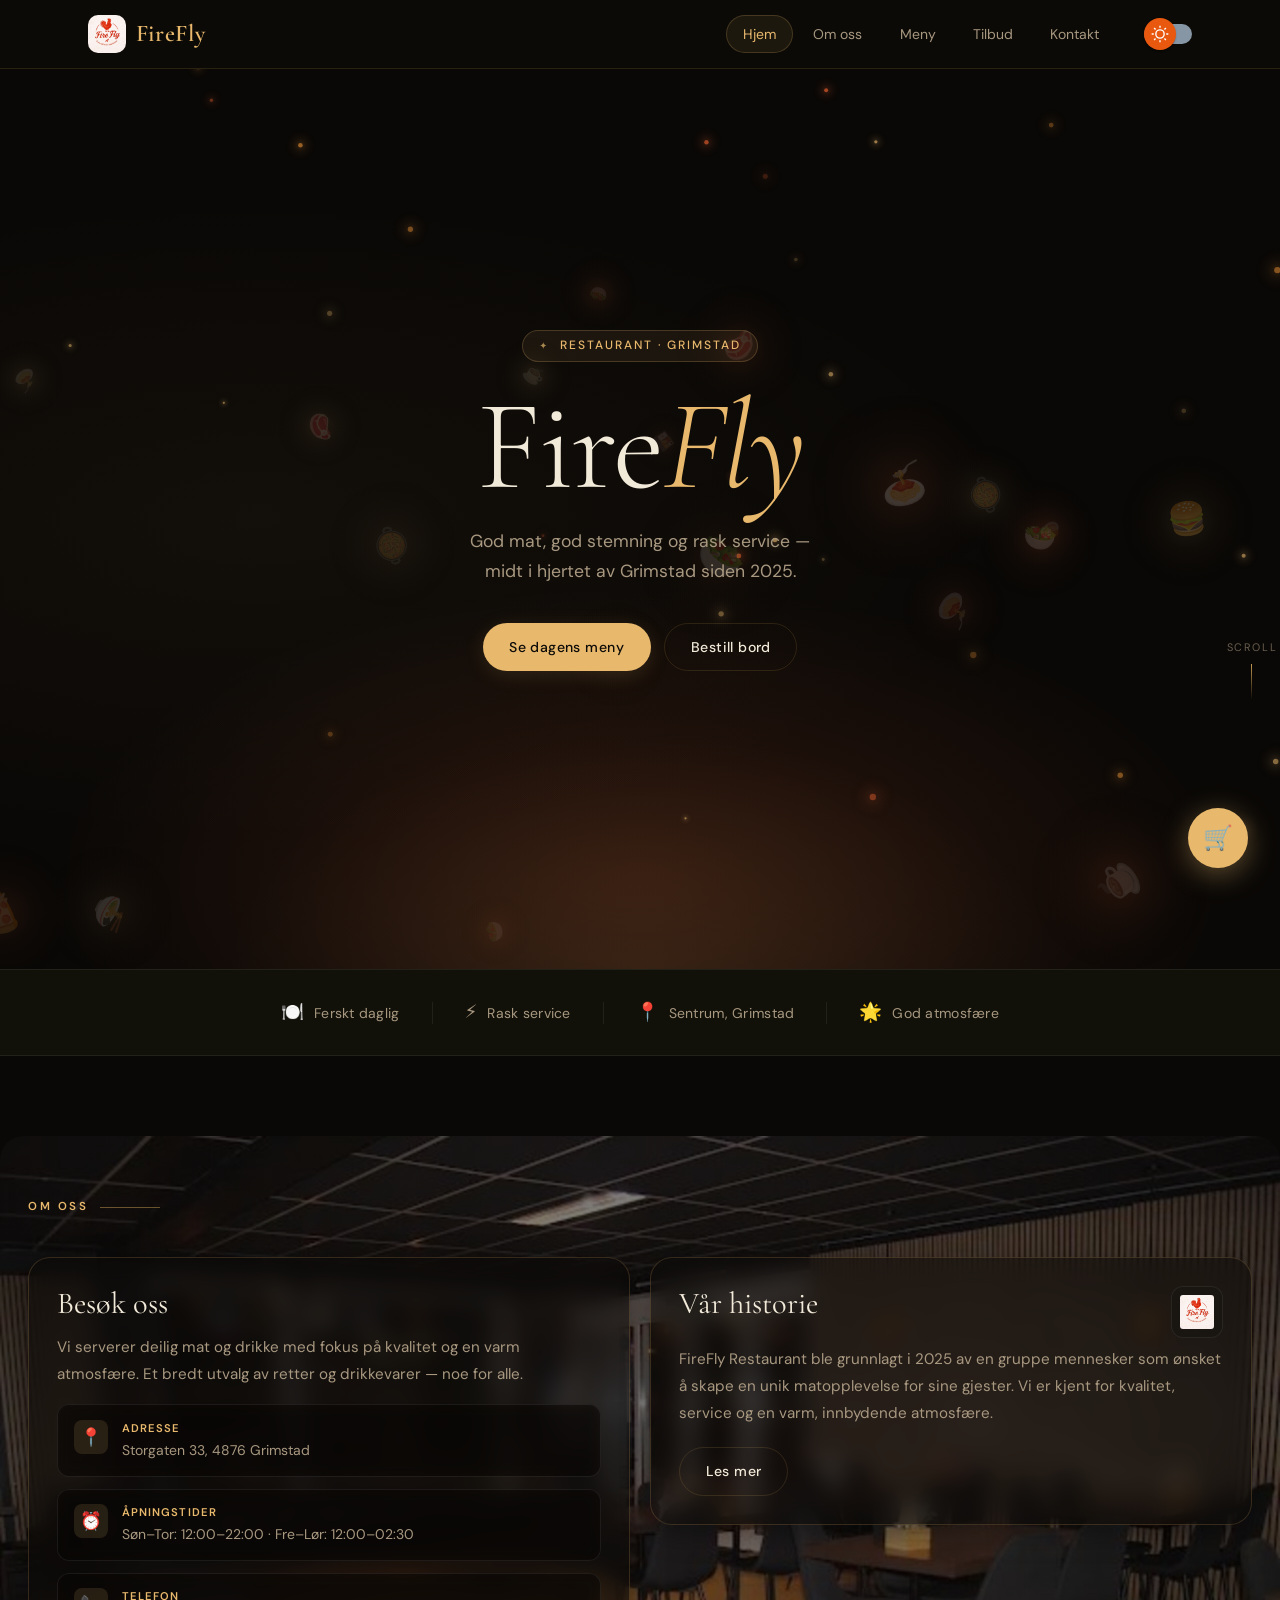
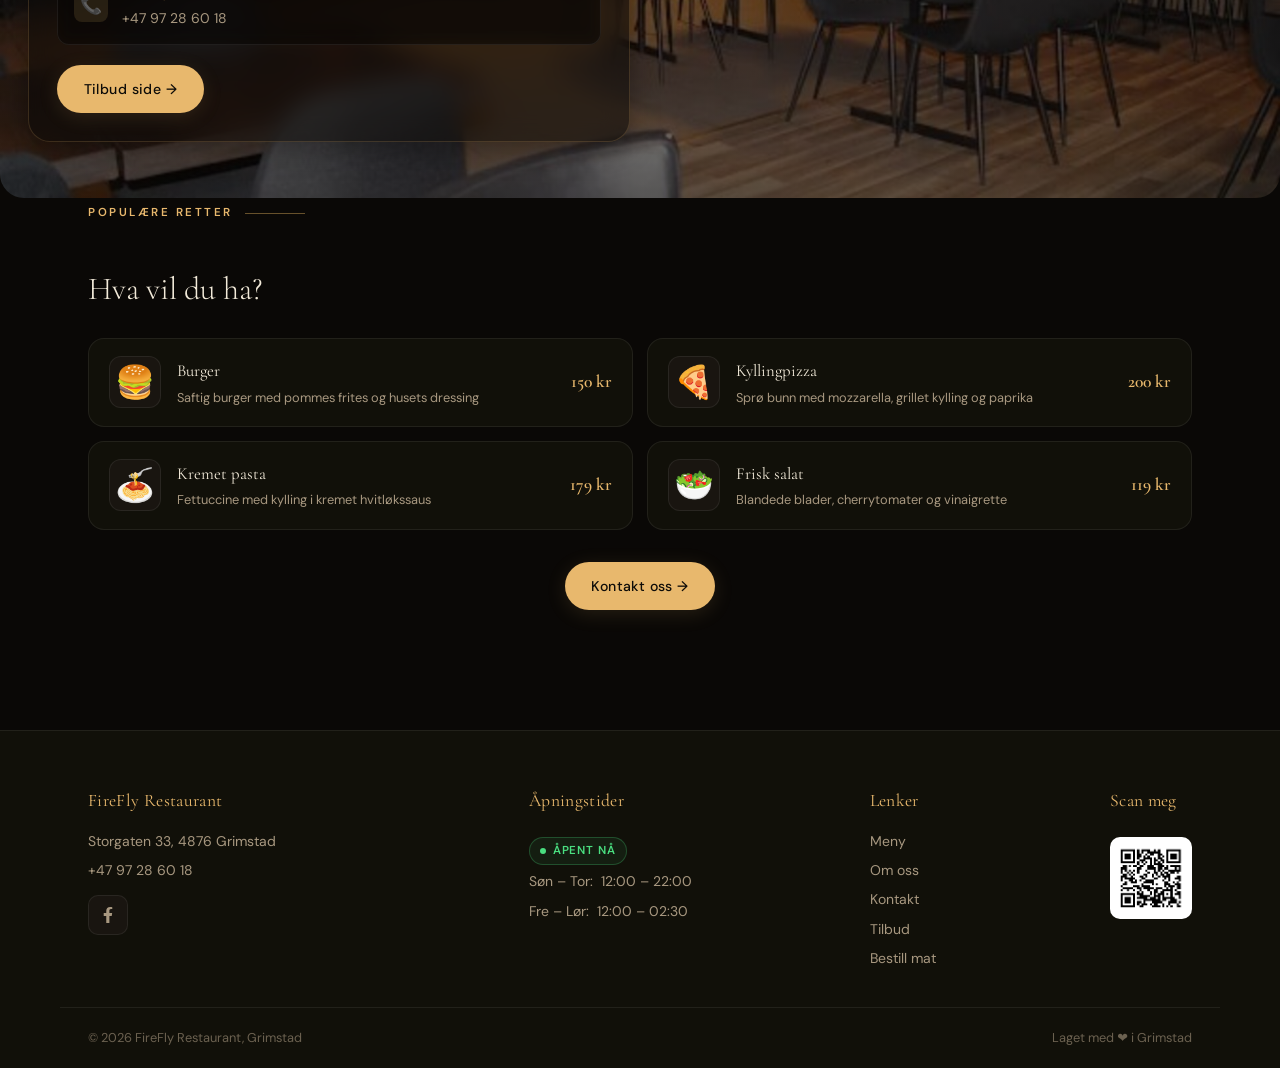
<file: index.html>
<!DOCTYPE html>
<html lang="no">
<head>
  <meta charset="UTF-8" />
  <meta name="viewport" content="width=device-width, initial-scale=1.0" />
  <meta name="description" content="FireFly Restaurant – Deilig mat og drikke i Grimstad. Bestill bord i dag!" />
  <meta name="theme-color" content="#e8b86d">
  <meta name="mobile-web-app-capable" content="yes">
  <meta name="apple-mobile-web-app-capable" content="yes">
  <meta name="apple-mobile-web-app-status-bar-style" content="default">

  <!-- Favicon -->
  <link rel="icon" href="images/flyfire.png" type="image/png" />

  <!-- PWA -->
  <link rel="manifest" href="/manifest.json">

  <!-- Preload kritisk -->
  <link rel="preload" href="images/flyfire.png" as="image">
  <link rel="preload" href="styles.css" as="style">

  <!-- Google Fonts + Formspree raskere -->
  <link rel="preconnect" href="https://fonts.googleapis.com">
  <link rel="preconnect" href="https://fonts.gstatic.com" crossorigin>
  <link rel="preconnect" href="https://formspree.io">
  <link rel="dns-prefetch" href="//maps.googleapis.com">

  <!-- Fonts -->
  <link href="https://fonts.googleapis.com/css2?family=Cormorant+Garamond:ital,wght@0,300;0,400;0,600;1,300;1,400&family=DM+Sans:opsz,wght@9..40,300;9..40,400;9..40,500;9..40,600&display=swap" rel="stylesheet" />

  <link rel="stylesheet" href="styles.css" />
  <title>FireFly Restaurant – Grimstad | God mat &amp; stemning</title>

  <meta property="og:title" content="FireFly Restaurant – Grimstad" />
  <meta property="og:description" content="God mat, god stemning og rask service midt i hjertet av Grimstad." />
  <meta property="og:type" content="website" />
  <meta property="og:image" content="images/flyfire.png" />

  <!-- PWA Service Worker — riktig plassert i <head> -->
  <script>
    if ('serviceWorker' in navigator) {
      window.addEventListener('load', () => {
        navigator.serviceWorker.register('/sw.js')
          .then(reg => console.log('✅ PWA klar!'))
          .catch(err => console.log('SW feil:', err));
      });
    }
  </script>
</head>
<body>

<a class="skipLink" href="#main">Hopp til innhold</a>

<!-- HEADER -->
<header class="siteHeader">
  <div class="headerInner">
    <a class="brand" href="index.html" aria-label="Gå til FireFly forsiden">
      <img src="images/flyfire.png" alt="" aria-hidden="true" />
      <span>FireFly</span>
    </a>
    <nav class="navigation" id="mainNav" aria-label="Hovednavigasjon">
      <ul>
        <li><a class="active" href="index.html" aria-current="page">Hjem</a></li>
        <li><a href="about.html">Om oss</a></li>
        <li><a href="menu.html">Meny</a></li>
        <li><a href="tilbud.html">Tilbud</a></li>
        <li><a href="contact.html">Kontakt</a></li>
      </ul>
    </nav>
    <button class="hamburger" id="hamburger" aria-label="Åpne meny" aria-expanded="false" aria-controls="mainNav">
      <span></span><span></span><span></span>
    </button>
    <div class="uiSwitchWrap">
      <label class="ui-switch" id="themeToggleLabel" title="Bytt tema" aria-label="Bytt mellom lys og mørk modus">
        <input type="checkbox" id="themeToggle" class="themeToggleInput" />
        <div class="slider"><div class="circle"></div></div>
      </label>
    </div>
  </div>
</header>

<!-- MAIN -->
<main id="main">

  <!-- HERO -->
  <section class="hero full" id="home" aria-labelledby="heroTitle">
    <canvas id="foodCanvas" aria-hidden="true"></canvas>
    <span class="heroBadge">Restaurant · Grimstad</span>
    <h1 id="heroTitle">Fire<span class="accent">Fly</span></h1>
    <p>God mat, god stemning og rask service —<br>midt i hjertet av Grimstad siden 2025.</p>
    <div class="heroActions">
      <a class="btn primary" href="menu.html">Se dagens meny</a>
      <a class="btn ghost" href="booking.html">Bestill bord</a>
    </div>
    <div class="scrollHint" aria-hidden="true">Scroll</div>
  </section>

  <!-- FEATURES STRIP -->
  <section class="featuresStrip" aria-label="Høydepunkter">
    <div class="featureItem reveal">
      <span class="featureIcon">🍽️</span>
      <span>Ferskt daglig</span>
    </div>
    <div class="featureDivider" aria-hidden="true"></div>
    <div class="featureItem reveal" style="transition-delay:0.1s">
      <span class="featureIcon">⚡</span>
      <span>Rask service</span>
    </div>
    <div class="featureDivider" aria-hidden="true"></div>
    <div class="featureItem reveal" style="transition-delay:0.2s">
      <span class="featureIcon">📍</span>
      <span>Sentrum, Grimstad</span>
    </div>
    <div class="featureDivider" aria-hidden="true"></div>
    <div class="featureItem reveal" style="transition-delay:0.3s">
      <span class="featureIcon">🌟</span>
      <span>God atmosfære</span>
    </div>
  </section>

  <!-- ABOUT -->
  <section class="aboutSection" id="omoss" aria-labelledby="aboutTitle" style="background-image: linear-gradient(to bottom, rgba(10,8,6,0.55) 0%, rgba(10,8,6,0.45) 50%, rgba(10,8,6,0.65) 100%), url(images/fireflybackground.jpg); background-size: cover; background-position: center top; background-repeat: no-repeat; border-radius: 24px; padding-top: 3.5rem; padding-bottom: 3.5rem; width: 100%; max-width: 100%; margin-left: 0; margin-right: 0;">
    <div class="sectionLabel" id="aboutTitle">Om oss</div>
    <div class="aboutGrid">

      <!-- Info card -->
      <div class="aboutCard reveal" style="background: rgba(10,8,6,0.55); backdrop-filter: blur(12px); -webkit-backdrop-filter: blur(12px); border-color: rgba(232,184,109,0.18);">
        <h2>Besøk oss</h2>
        <p>Vi serverer deilig mat og drikke med fokus på kvalitet og en varm atmosfære. Et bredt utvalg av retter og drikkevarer — noe for alle.</p>
        <div class="infoGrid">
          <div class="infoItem" style="background: rgba(10,8,6,0.45); backdrop-filter: blur(8px); -webkit-backdrop-filter: blur(8px);">
            <div class="infoIcon">📍</div>
            <div>
              <div class="infoLabel">Adresse</div>
              <div class="infoText">Storgaten 33, 4876 Grimstad</div>
            </div>
          </div>
          <div class="infoItem" style="background: rgba(10,8,6,0.45); backdrop-filter: blur(8px); -webkit-backdrop-filter: blur(8px);">
            <div class="infoIcon">⏰</div>
            <div>
              <div class="infoLabel">Åpningstider</div>
              <div class="infoText">Søn–Tor: 12:00–22:00 · Fre–Lør: 12:00–02:30</div>
            </div>
          </div>
          <div class="infoItem" style="background: rgba(10,8,6,0.45); backdrop-filter: blur(8px); -webkit-backdrop-filter: blur(8px);">
            <div class="infoIcon">📞</div>
            <div>
              <div class="infoLabel">Telefon</div>
              <div class="infoText"><a href="tel:+4797286018">+47 97 28 60 18</a></div>
            </div>
          </div>
        </div>
        <div class="aboutBtns">
          <a class="btn primary" href="tilbud.html">Tilbud side →</a>
        </div>
      </div>

      <!-- Story card -->
      <div class="aboutCard reveal" style="transition-delay:0.15s; background: rgba(10,8,6,0.55); backdrop-filter: blur(12px); -webkit-backdrop-filter: blur(12px); border-color: rgba(232,184,109,0.18);">
        <div class="aboutHead">
          <h2>Vår historie</h2>
          <img src="images/flyfire.png" alt="" loading="lazy" width="38" height="38" />
        </div>
        <p>FireFly Restaurant ble grunnlagt i 2025 av en gruppe mennesker som ønsket å skape en unik matopplevelse for sine gjester. Vi er kjent for kvalitet, service og en varm, innbydende atmosfære.</p>
        <div class="aboutBtns">
          <a class="btn ghost" href="about.html">Les mer</a>
        </div>
      </div>

    </div>
  </section>

  <!-- MENU PREVIEW -->
  <section class="menuPreview" aria-labelledby="previewTitle">
    <div class="sectionLabel" id="previewTitle">Populære retter</div>
    <h2 style="font-family:var(--ff-serif);font-size:2rem;font-weight:300;margin-bottom:1.5rem;color:var(--text);">Hva vil du ha?</h2>
    <div class="previewGrid">
      <div class="previewCard reveal">
        <div class="previewEmoji">🍔</div>
        <div class="previewInfo">
          <div class="previewName">Burger</div>
          <div class="previewDesc">Saftig burger med pommes frites og husets dressing</div>
        </div>
        <div class="previewPrice">150 kr</div>
      </div>
      <div class="previewCard reveal" style="transition-delay:0.1s">
        <div class="previewEmoji">🍕</div>
        <div class="previewInfo">
          <div class="previewName">Kyllingpizza</div>
          <div class="previewDesc">Sprø bunn med mozzarella, grillet kylling og paprika</div>
        </div>
        <div class="previewPrice">200 kr</div>
      </div>
      <div class="previewCard reveal" style="transition-delay:0.2s">
        <div class="previewEmoji">🍝</div>
        <div class="previewInfo">
          <div class="previewName">Kremet pasta</div>
          <div class="previewDesc">Fettuccine med kylling i kremet hvitløkssaus</div>
        </div>
        <div class="previewPrice">179 kr</div>
      </div>
      <div class="previewCard reveal" style="transition-delay:0.3s">
        <div class="previewEmoji">🥗</div>
        <div class="previewInfo">
          <div class="previewName">Frisk salat</div>
          <div class="previewDesc">Blandede blader, cherrytomater og vinaigrette</div>
        </div>
        <div class="previewPrice">119 kr</div>
      </div>
    </div>
    <div style="text-align:center; margin-top:2rem;">
      <a class="btn primary" href="contact.html">Kontakt oss →</a>
    </div>
  </section>

</main>

<!-- FOOTER -->
<footer class="footer">
  <div class="footerInner">
    <div>
      <h3>FireFly Restaurant</h3>
      <p>Storgaten 33, 4876 Grimstad</p>
      <p><a href="tel:+4797286018">+47 97 28 60 18</a></p>
      <div class="footerSocial">
        <a class="socialBtn" href="https://www.facebook.com/profile.php?id=61587469647280" target="_blank" rel="noopener noreferrer" aria-label="Besøk FireFly på Facebook">
          <svg viewBox="0 0 320 512" aria-hidden="true"><path d="M279.14 288l14.22-92.66h-88.91V117.78c0-25.35 12.42-50.06 52.24-50.06h40.42V6.26S260.43 0 225.36 0c-73.22 0-121.08 44.38-121.08 124.72v70.62H22.89V288h81.39v224h100.17V288z"/></svg>
        </a>
      </div>
    </div>
    <div>
      <h3>Åpningstider</h3>
      <span class="openStatusBadge" aria-live="polite">Laster…</span>
      <p>Søn – Tor:&nbsp; 12:00 – 22:00</p>
      <p>Fre – Lør:&nbsp; 12:00 – 02:30</p>
    </div>
    <div>
      <h3>Lenker</h3>
      <p><a href="menu.html">Meny</a></p>
      <p><a href="about.html">Om oss</a></p>
      <p><a href="contact.html">Kontakt</a></p>
      <p><a href="tilbud.html">Tilbud</a></p>
      <p><a href="booking.html">Bestill mat</a></p>
    </div>
    <div class="footerQR">
      <h3>Scan meg</h3>
      <img src="images/qrkode1.png" alt="QR-kode til FireFly Restaurant" />
    </div>
  </div>
  <div class="footerBottom">
    <span>© 2026 FireFly Restaurant, Grimstad</span>
    <span>Laget med ❤️ i Grimstad</span>
  </div>
</footer>

<!-- BESTILLINGSBOBLE -->
<div class="orderBubble" id="orderBubble">
  <div class="orderPanel" id="orderPanel">
    <div class="orderPanelHead">
      <h3>🛒 Din bestilling</h3>
      <button class="orderClearBtn" id="orderClearBtn">Tøm alle</button>
    </div>
    <div id="orderList"><p class="orderEmpty">Ingen retter lagt til ennå.<br/>Gå til menyen og trykk «Legg til».</p></div>
    <div class="orderTotal" id="orderTotal" style="display:none">
      <span>Totalt</span>
      <span class="orderTotalPrice" id="orderTotalPrice">0 kr</span>
    </div>
    <a class="btn primary orderSendBtn" href="booking.html" id="orderSendBtn" style="display:none">Gå til bestilling →</a>
  </div>
  <button class="orderBubbleBtn" id="orderBubbleBtn" aria-label="Vis bestilling" aria-expanded="false">
    🛒
    <span class="orderBadge" id="orderBadge" style="display:none">0</span>
  </button>
</div>

<script src="script.js"></script>
<script src="foodanimation.js"></script>
</body>
</html>
</file>
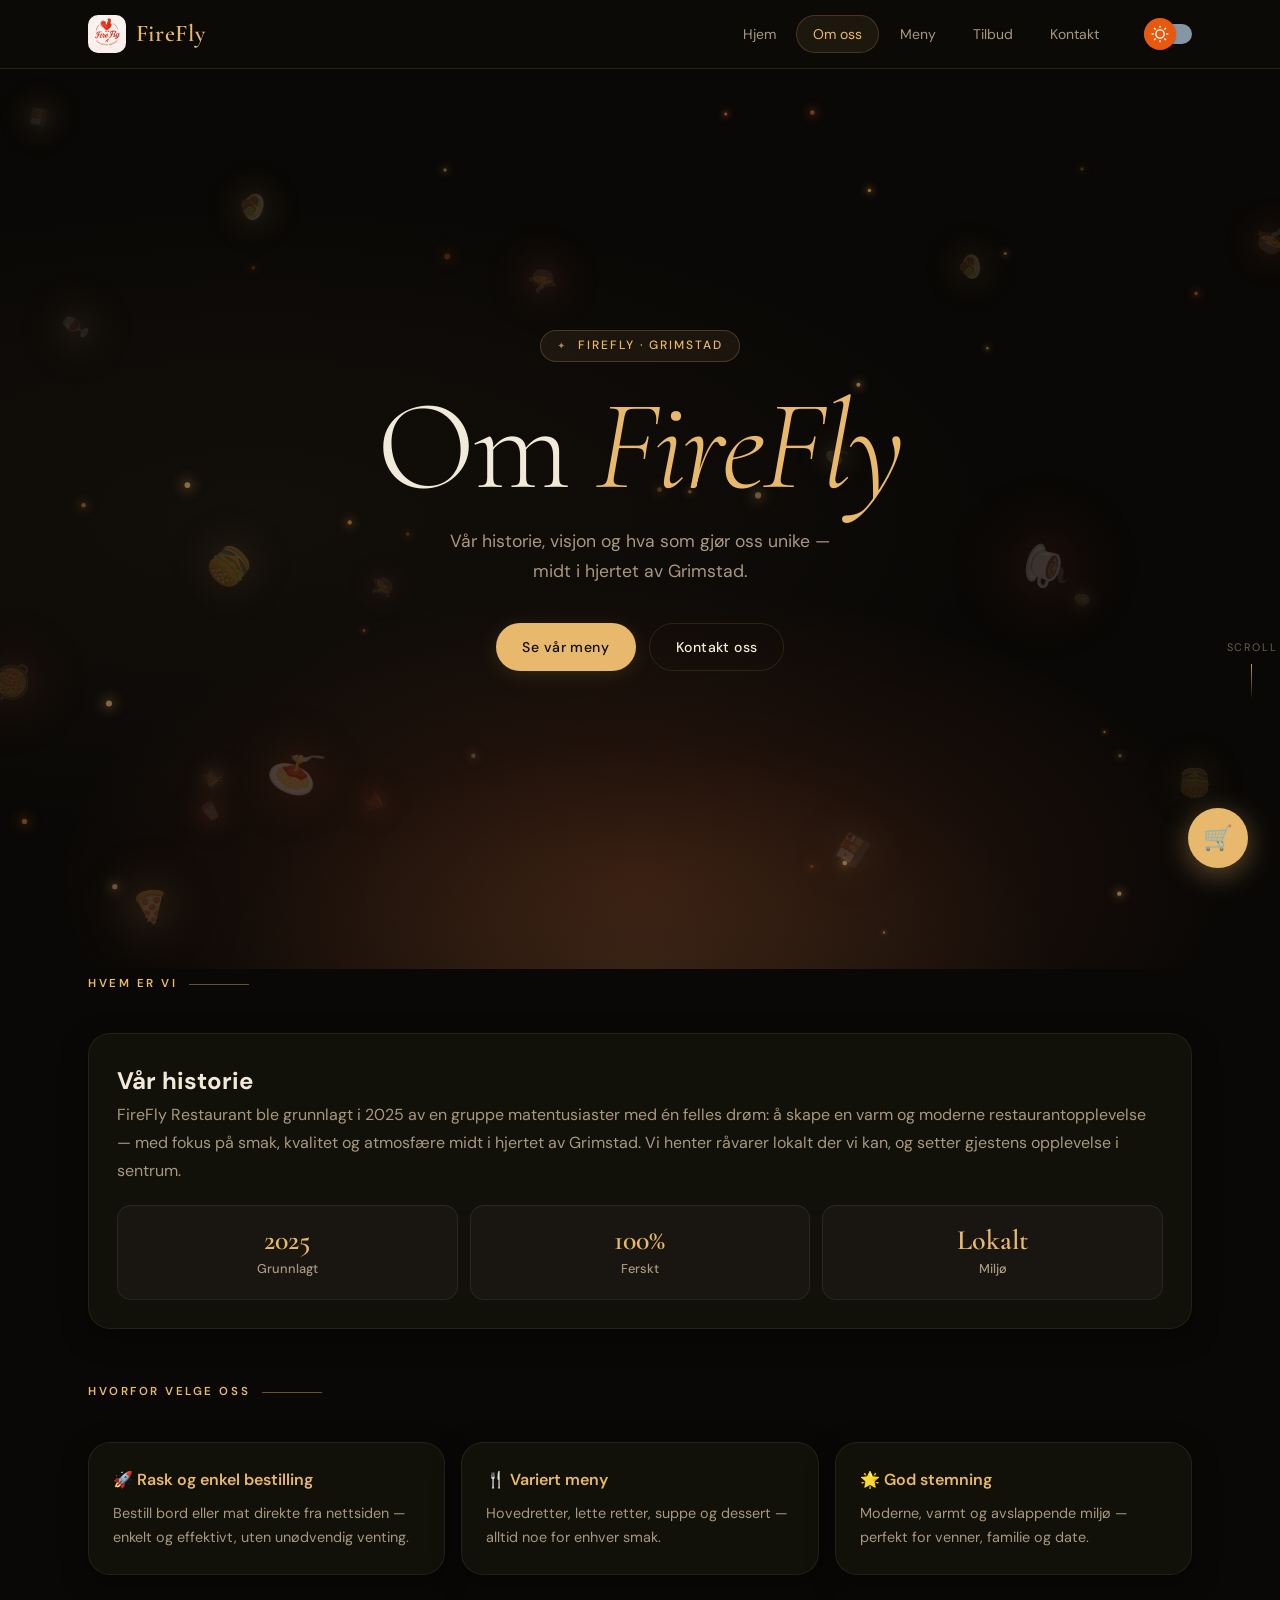
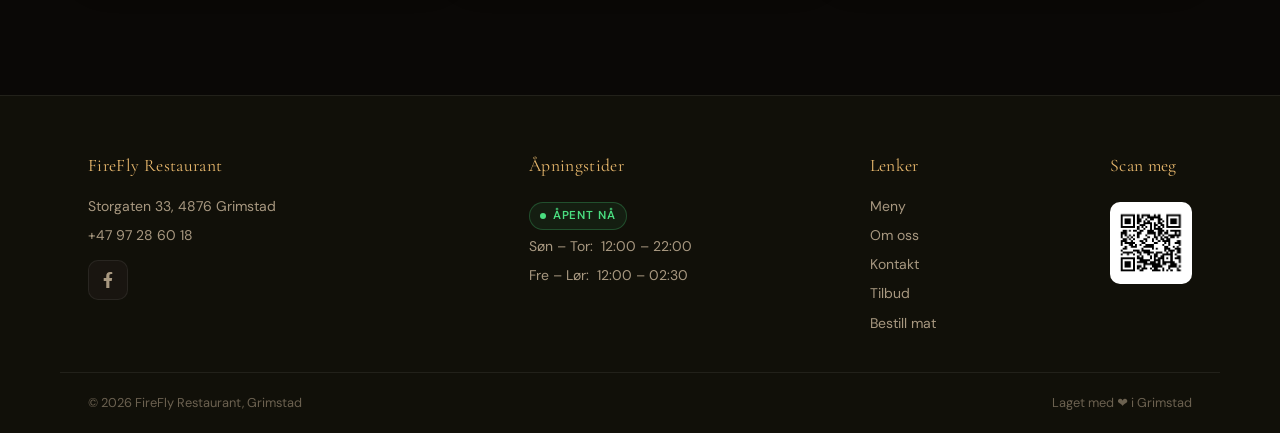
<file: about.html>
<!DOCTYPE html>
<html lang="no">
<head>
  <meta charset="UTF-8" />
  <meta name="viewport" content="width=device-width, initial-scale=1.0" />
  <meta name="description" content="FireFly Restaurant – Om oss. Vår historie, visjon og verdier i Grimstad." />
  <meta name="theme-color" content="#e8b86d">
  <meta name="mobile-web-app-capable" content="yes">
  <meta name="apple-mobile-web-app-status-bar-style" content="default">

  <!-- Favicon -->
  <link rel="icon" href="images/flyfire.png" type="image/png" />

  <!-- PWA -->
  <link rel="manifest" href="/manifest.json">

  <!-- Preload kritisk -->
  <link rel="preload" href="images/flyfire.png" as="image">
  <link rel="preload" href="styles.css" as="style">

  <!-- Google Fonts -->
  <link rel="preconnect" href="https://fonts.googleapis.com">
  <link rel="preconnect" href="https://fonts.gstatic.com" crossorigin>
  <link href="https://fonts.googleapis.com/css2?family=Cormorant+Garamond:ital,wght@0,300;0,400;0,600;1,300;1,400&family=DM+Sans:opsz,wght@9..40,300;9..40,400;9..40,500;9..40,600&display=swap" rel="stylesheet" />

  <link rel="stylesheet" href="styles.css" />
  <title>Om oss – FireFly Restaurant Grimstad</title>
</head>
<body>

<a class="skipLink" href="#main">Hopp til innhold</a>

<!-- HEADER -->
<header class="siteHeader">
  <div class="headerInner">
    <a class="brand" href="index.html" aria-label="Gå til FireFly forsiden">
      <img src="images/flyfire.png" alt="" loading="lazy" width="38" height="38" />
      <span>FireFly</span>
    </a>
    <nav class="navigation" id="mainNav" aria-label="Hovednavigasjon">
      <ul>
        <li><a href="index.html">Hjem</a></li>
        <li><a class="active" href="about.html" aria-current="page">Om oss</a></li>
        <li><a href="menu.html">Meny</a></li>
        <li><a href="tilbud.html">Tilbud</a></li>
        <li><a href="contact.html">Kontakt</a></li>
      </ul>
    </nav>
    <button class="hamburger" id="hamburger" aria-label="Åpne meny" aria-expanded="false" aria-controls="mainNav">
      <span></span><span></span><span></span>
    </button>
    <div class="uiSwitchWrap">
      <label class="ui-switch" id="themeToggleLabel" title="Bytt tema" aria-label="Bytt mellom lys og mørk modus">
        <input type="checkbox" id="themeToggle" class="themeToggleInput" />
        <div class="slider"><div class="circle"></div></div>
      </label>
    </div>
  </div>
</header>

<main id="main">
  <section class="hero full" id="aboutHero" aria-labelledby="aboutHeroTitle">
    <canvas id="foodCanvas" aria-hidden="true"></canvas>
    <span class="heroBadge">FireFly · Grimstad</span>
    <h1 id="aboutHeroTitle">Om <span class="accent">FireFly</span></h1>
    <p>Vår historie, visjon og hva som gjør oss unike —<br>midt i hjertet av Grimstad.</p>
    <div class="heroActions">
      <a class="btn primary" href="menu.html">Se vår meny</a>
      <a class="btn ghost" href="contact.html">Kontakt oss</a>
    </div>
    <div class="scrollHint" aria-hidden="true">Scroll</div>
  </section>

  <section class="aboutPage" aria-labelledby="aboutPageTitle">
    <div class="sectionLabel" id="aboutPageTitle">Hvem er vi</div>

    <article class="panel reveal">
      <h2>Vår historie</h2>
      <p class="muted lead">
        FireFly Restaurant ble grunnlagt i 2025 av en gruppe matentusiaster med én felles drøm: å skape en varm og moderne restaurantopplevelse — med fokus på smak, kvalitet og atmosfære midt i hjertet av Grimstad. Vi henter råvarer lokalt der vi kan, og setter gjestens opplevelse i sentrum.
      </p>
      <div class="statRow" aria-label="Høydepunkter">
        <div class="stat"><div class="statNum">2025</div><div class="statText">Grunnlagt</div></div>
        <div class="stat"><div class="statNum">100%</div><div class="statText">Ferskt</div></div>
        <div class="stat"><div class="statNum">Lokalt</div><div class="statText">Miljø</div></div>
      </div>
      <!-- RETTET: fjernet tom <div class="ctaRow"></div> -->
    </article>

    <section class="whyUs" aria-labelledby="whyTitle">
      <div class="sectionLabel" id="whyTitle">Hvorfor velge oss</div>
      <div class="whyGrid">
        <div class="whyItem reveal">
          <div class="whyTitle">🚀 Rask og enkel bestilling</div>
          <p>Bestill bord eller mat direkte fra nettsiden — enkelt og effektivt, uten unødvendig venting.</p>
        </div>
        <div class="whyItem reveal" style="transition-delay:0.1s">
          <div class="whyTitle">🍴 Variert meny</div>
          <p>Hovedretter, lette retter, suppe og dessert — alltid noe for enhver smak.</p>
        </div>
        <div class="whyItem reveal" style="transition-delay:0.2s">
          <div class="whyTitle">🌟 God stemning</div>
          <p>Moderne, varmt og avslappende miljø — perfekt for venner, familie og date.</p>
        </div>
      </div>
    </section>
  </section>
</main>

<!-- FOOTER -->
<footer class="footer">
  <div class="footerInner">
    <div>
      <h3>FireFly Restaurant</h3>
      <p>Storgaten 33, 4876 Grimstad</p>
      <p><a href="tel:+4797286018">+47 97 28 60 18</a></p>
      <div class="footerSocial">
        <a class="socialBtn" href="https://www.facebook.com/profile.php?id=61587469647280" target="_blank" rel="noopener noreferrer" aria-label="Besøk FireFly på Facebook">
          <svg viewBox="0 0 320 512" aria-hidden="true"><path d="M279.14 288l14.22-92.66h-88.91V117.78c0-25.35 12.42-50.06 52.24-50.06h40.42V6.26S260.43 0 225.36 0c-73.22 0-121.08 44.38-121.08 124.72v70.62H22.89V288h81.39v224h100.17V288z"/></svg>
        </a>
      </div>
    </div>
    <div>
      <h3>Åpningstider</h3>
      <span class="openStatusBadge" aria-live="polite">Laster…</span>
      <p>Søn – Tor:&nbsp; 12:00 – 22:00</p>
      <p>Fre – Lør:&nbsp; 12:00 – 02:30</p>
    </div>
    <div>
      <h3>Lenker</h3>
      <p><a href="menu.html">Meny</a></p>
      <p><a href="about.html">Om oss</a></p>
      <p><a href="contact.html">Kontakt</a></p>
      <p><a href="tilbud.html">Tilbud</a></p>
      <p><a href="booking.html">Bestill mat</a></p>
    </div>
    <div class="footerQR">
      <h3>Scan meg</h3>
      <!-- RETTET: alt-tekst var "min github-profil" -->
      <img src="images/qrkode1.png" alt="QR-kode til FireFly Restaurant" />
    </div>
  </div>
  <div class="footerBottom">
    <span>© 2026 FireFly Restaurant, Grimstad</span>
    <span>Laget med ❤️ i Grimstad</span>
  </div>
</footer>

<!-- BESTILLINGSBOBLE -->
<div class="orderBubble" id="orderBubble">
  <div class="orderPanel" id="orderPanel">
    <div class="orderPanelHead">
      <h3>🛒 Din bestilling</h3>
      <button class="orderClearBtn" id="orderClearBtn">Tøm alle</button>
    </div>
    <div id="orderList"><p class="orderEmpty">Ingen retter lagt til ennå.<br/>Gå til menyen og trykk «Legg til».</p></div>
    <div class="orderTotal" id="orderTotal" style="display:none">
      <span>Totalt</span><span class="orderTotalPrice" id="orderTotalPrice">0 kr</span>
    </div>
    <a class="btn primary orderSendBtn" href="booking.html" id="orderSendBtn" style="display:none">Gå til bestilling →</a>
  </div>
  <button class="orderBubbleBtn" id="orderBubbleBtn" aria-label="Vis bestilling" aria-expanded="false">
    🛒<span class="orderBadge" id="orderBadge" style="display:none">0</span>
  </button>
</div>

<script src="script.js"></script>
<script src="foodanimation.js"></script>
</body>
</html>
</file>
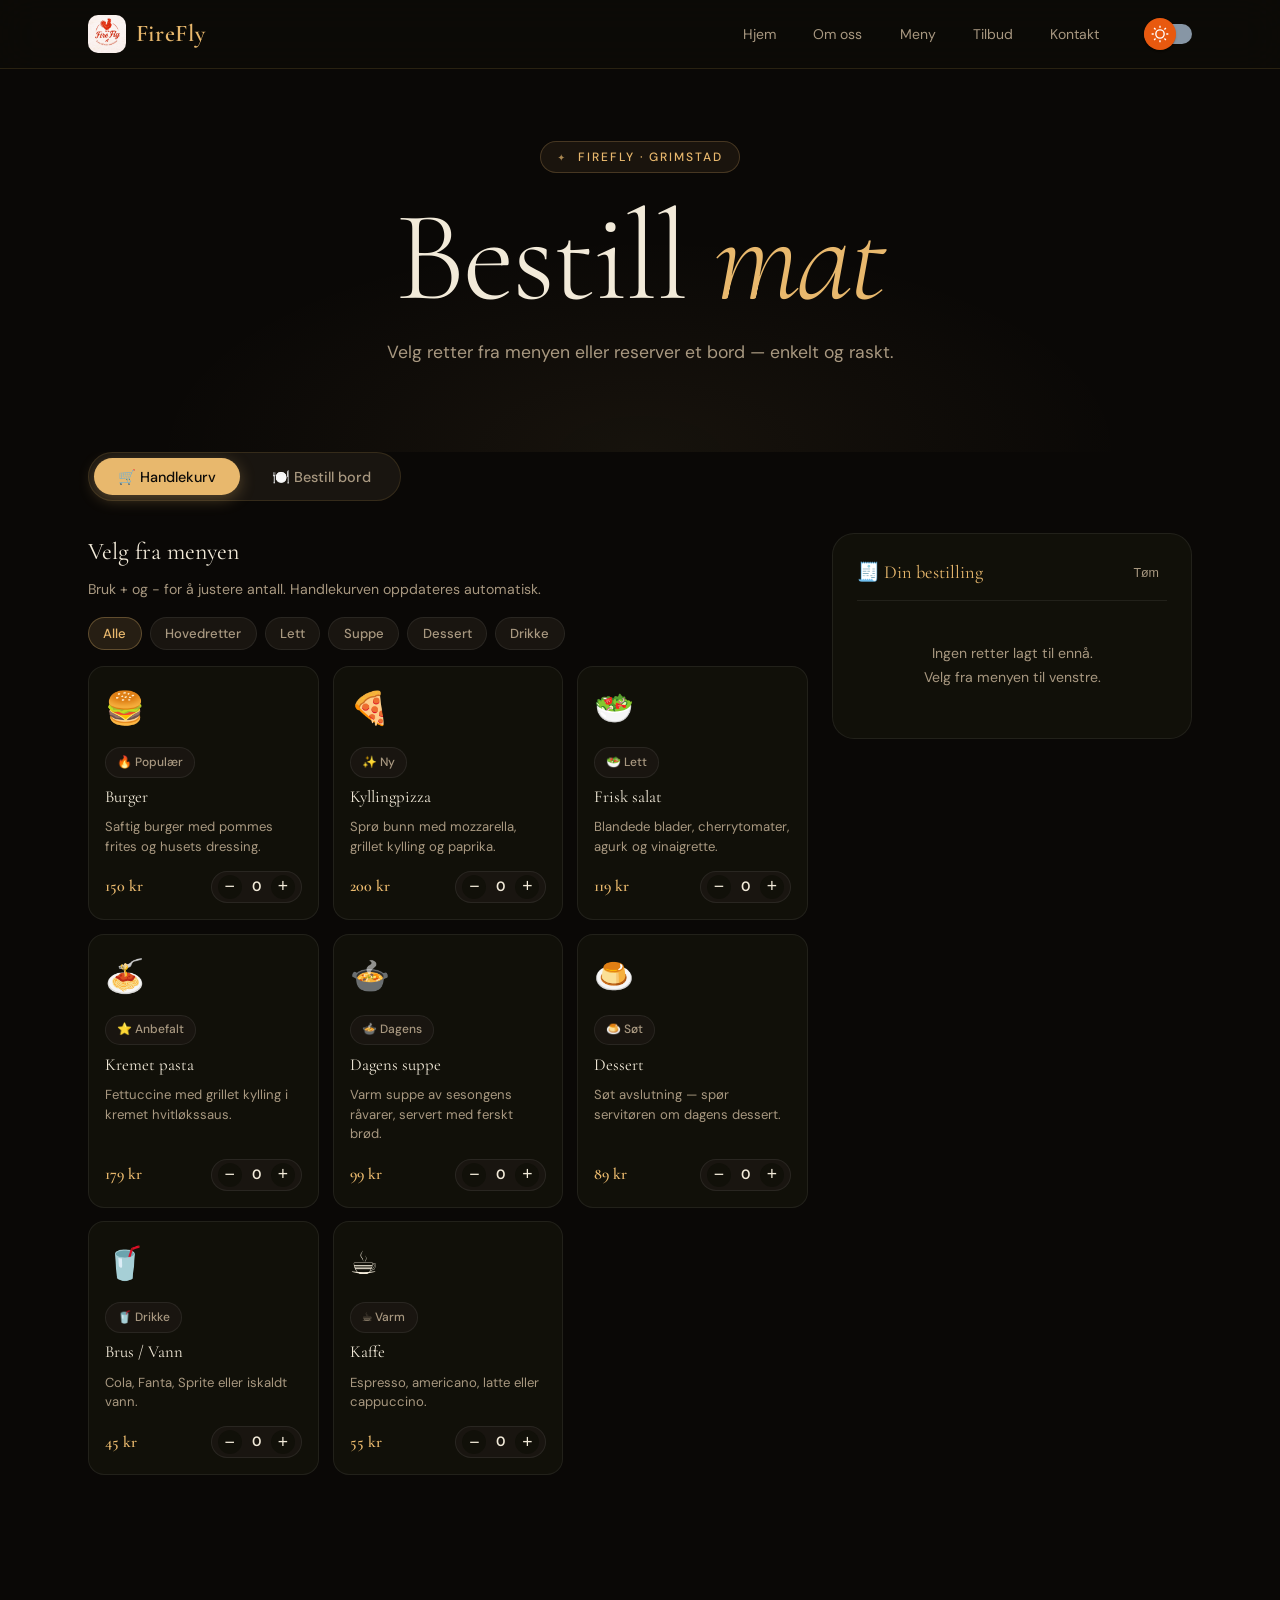
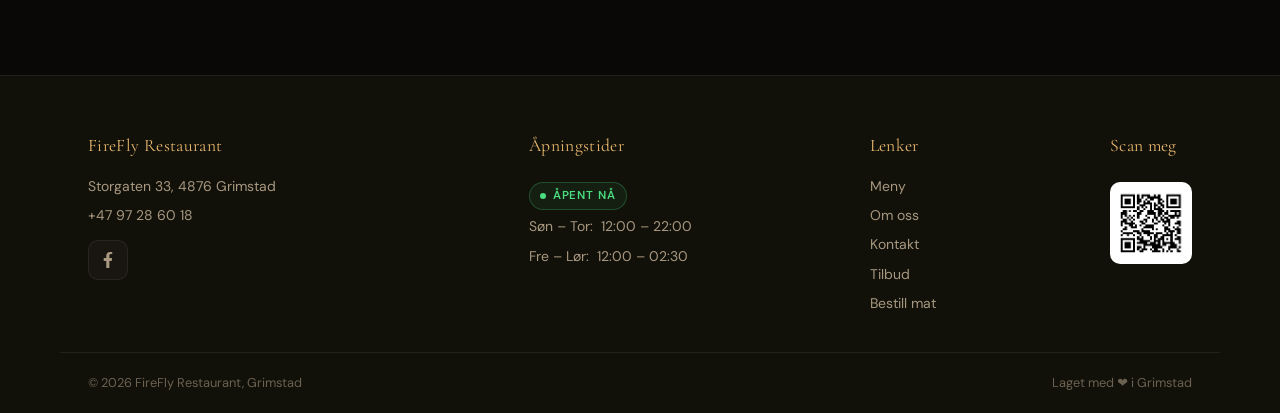
<file: booking.html>
<!DOCTYPE html>
<html lang="no">
<head>
  <meta charset="UTF-8" />
  <meta name="viewport" content="width=device-width, initial-scale=1.0" />
  <meta name="description" content="FireFly Restaurant – Deilig mat og drikke i Grimstad. Bestill bord i dag!" />
  <meta name="theme-color" content="#e8b86d">
  <meta name="apple-mobile-web-app-capable" content="yes">
  <meta name="apple-mobile-web-app-status-bar-style" content="default">

  <!-- Favicon -->
  <link rel="icon" href="images/flyfire.png" type="image/png" />

  <!-- PWA -->
  <link rel="manifest" href="/manifest.json">

  <!-- Preload kritisk -->
  <link rel="preload" href="images/flyfire.png" as="image">
  <link rel="preload" href="styles.css" as="style">

  <!-- Google Fonts + Formspree raskere -->
  <link rel="preconnect" href="https://fonts.googleapis.com">
  <link rel="preconnect" href="https://fonts.gstatic.com" crossorigin>
  <link rel="preconnect" href="https://formspree.io">
  <link rel="dns-prefetch" href="//maps.googleapis.com">

  <!-- Fonts -->
  <link href="https://fonts.googleapis.com/css2?family=Cormorant+Garamond:ital,wght@0,300;0,400;0,600;1,300;1,400&family=DM+Sans:opsz,wght@9..40,300;9..40,400;9..40,500;9..40,600&display=swap" rel="stylesheet" />

  <link rel="stylesheet" href="styles.css" />
  <title>Bestill mat – FireFly Restaurant Grimstad</title>
  <style>
    .bookingTabs {
      display: flex; gap: 0.5rem; margin-bottom: 2rem;
      background: var(--surface2); border: 1px solid var(--border);
      border-radius: 100px; padding: 5px; width: fit-content;
    }
    .bookingTab {
      padding: 0.6rem 1.5rem; border-radius: 100px;
      font-family: var(--ff-sans); font-size: 0.9rem; font-weight: 500;
      border: none; cursor: pointer; background: transparent; color: var(--muted);
      transition: background 0.25s, color 0.25s, box-shadow 0.25s;
    }
    .bookingTab.active { background: var(--gold); color: #0d0b08; box-shadow: 0 4px 16px rgba(232,184,109,.30); }
    .bookingTab:not(.active):hover { color: var(--text); }
    .tabContent { display: none; }
    .tabContent.active { display: block; }

    .cartLayout { display: grid; grid-template-columns: 1fr 360px; gap: 1.5rem; align-items: start; }
    .cartMenuGrid { display: grid; grid-template-columns: repeat(auto-fill, minmax(190px, 1fr)); gap: 0.85rem; }

    .cartMenuCard {
      background: var(--surface); border: 1px solid var(--border2);
      border-radius: var(--radius); padding: 1rem;
      display: flex; flex-direction: column; gap: 0.4rem;
      transition: border-color 0.2s, transform 0.2s; position: relative; overflow: hidden;
    }
    .cartMenuCard:hover { border-color: rgba(232,184,109,.28); transform: translateY(-2px); }
    .cartMenuCard.hasItems { border-color: rgba(232,184,109,.38); }
    .cartMenuCard h4 { font-family: var(--ff-serif); font-size: 1.05rem; font-weight: 400; }
    .cartMenuCard p { font-size: 0.82rem; color: var(--muted); line-height: 1.5; flex: 1; }

    .inCartBadge {
      position: absolute; top: 8px; right: 8px;
      background: var(--gold); color: #0d0b08;
      font-size: 0.65rem; font-weight: 700; padding: 2px 7px;
      border-radius: 100px; display: none;
    }
    .cartMenuCard.hasItems .inCartBadge { display: block; }

    .cartMenuCardBottom { display: flex; align-items: center; justify-content: space-between; margin-top: 0.5rem; gap: 0.5rem; }
    .cartMenuCardPrice { font-family: var(--ff-serif); font-size: 1rem; color: var(--gold); font-weight: 600; }

    .qtyWrap { display: flex; align-items: center; gap: 0.35rem; background: var(--surface2); border: 1px solid var(--border2); border-radius: 100px; padding: 3px 6px; }
    .qtyBtn {
      width: 24px; height: 24px; border-radius: 50%;
      border: none; background: var(--surface); color: var(--text);
      font-size: 1.1rem; line-height: 1; cursor: pointer;
      display: flex; align-items: center; justify-content: center;
      transition: background 0.2s, color 0.2s; flex-shrink: 0;
    }
    .qtyBtn:hover { background: var(--gold); color: #0d0b08; }
    .qtyNum { min-width: 18px; text-align: center; font-size: 0.85rem; font-weight: 600; }

    .cartSummary {
      background: var(--surface); border: 1px solid var(--border2);
      border-radius: var(--radiusLg); padding: 1.5rem;
      position: sticky; top: 88px;
    }
    .cartSummaryTitle {
      font-family: var(--ff-serif); font-size: 1.15rem; font-weight: 400;
      color: var(--gold); margin-bottom: 1rem; padding-bottom: 0.75rem;
      border-bottom: 1px solid var(--border2);
      display: flex; align-items: center; justify-content: space-between;
    }
    .cartEmptyMsg { text-align: center; color: var(--muted); font-size: 0.88rem; padding: 1.5rem 0; line-height: 1.75; }
    .cartItemRow {
      display: flex; align-items: center; gap: 0.65rem; padding: 0.6rem 0.8rem;
      background: var(--surface2); border: 1px solid var(--border2);
      border-radius: 10px; margin-bottom: 0.5rem;
    }
    .cartItemName { flex: 1; font-size: 0.88rem; }
    .cartItemQty { font-size: 0.78rem; color: var(--muted); white-space: nowrap; }
    .cartItemPrice { font-family: var(--ff-serif); color: var(--gold); font-size: 0.9rem; white-space: nowrap; }
    .cartItemRemove { background: none; border: none; cursor: pointer; color: var(--muted); font-size: 0.9rem; padding: 2px 5px; border-radius: 4px; transition: color 0.2s; flex-shrink: 0; }
    .cartItemRemove:hover { color: var(--ember); }
    .cartDivider { border: none; border-top: 1px solid var(--border2); margin: 0.85rem 0; }
    .cartTotalRow { display: flex; justify-content: space-between; align-items: center; font-weight: 600; font-size: 0.95rem; margin-bottom: 0.85rem; }
    .cartTotalAmt { font-family: var(--ff-serif); font-size: 1.2rem; color: var(--gold); }
    .cartNote { font-size: 0.78rem; color: var(--muted); margin-bottom: 0.75rem; line-height: 1.6; }
    .cartSendBtn { width: 100%; }

    .cartFormWrap { margin-top: 2rem; max-width: 600px; background: var(--surface); border: 1px solid var(--border2); border-radius: var(--radiusLg); padding: 1.75rem; }

    /* ── VALIDERING ── */
    .fieldError {
      font-size: 0.78rem;
      color: #ff6b6b;
      margin-top: 0.3rem;
      display: none;
      align-items: center;
      gap: 0.3rem;
    }
    .fieldError.show { display: flex; }
    .inputError {
      border-color: rgba(255, 107, 107, 0.6) !important;
      box-shadow: 0 0 0 3px rgba(255, 107, 107, 0.08) !important;
    }
    .inputOk {
      border-color: rgba(74, 222, 128, 0.5) !important;
    }

    @media (max-width: 860px) { .cartLayout { grid-template-columns: 1fr; } .cartSummary { position: static; } }
    @media (max-width: 560px) {
      .bookingTabs { flex-direction: row; width: 100%; }
      .bookingTab { flex: 1; text-align: center; padding: 0.6rem 0.5rem; font-size: 0.8rem; }
      .cartMenuGrid { grid-template-columns: 1fr 1fr; }
    }
    @media (max-width: 380px) { .cartMenuGrid { grid-template-columns: 1fr; } }
  </style>
</head>
<body>

<a class="skipLink" href="#main">Hopp til innhold</a>

<!-- HEADER -->
<header class="siteHeader">
  <div class="headerInner">
    <a class="brand" href="index.html" aria-label="Gå til FireFly forsiden">
      <img src="images/flyfire.png" alt="" loading="lazy" width="38" height="38" />
      <span>FireFly</span>
    </a>
    <nav class="navigation" id="mainNav" aria-label="Hovednavigasjon">
      <ul>
        <li><a href="index.html">Hjem</a></li>
        <li><a href="about.html">Om oss</a></li>
        <li><a href="menu.html">Meny</a></li>
        <li><a href="tilbud.html">Tilbud</a></li>
        <li><a href="contact.html">Kontakt</a></li>
      </ul>
    </nav>
    <button class="hamburger" id="hamburger" aria-label="Åpne meny" aria-expanded="false" aria-controls="mainNav">
      <span></span><span></span><span></span>
    </button>
    <div class="uiSwitchWrap">
      <label class="ui-switch" id="themeToggleLabel" title="Bytt tema" aria-label="Bytt mellom lys og mørk modus">
        <input type="checkbox" id="themeToggle" class="themeToggleInput" />
        <div class="slider"><div class="circle"></div></div>
      </label>
    </div>
  </div>
</header>

<main id="main">
  <section class="hero hero--small" aria-labelledby="bookingHeroTitle">
    <span class="heroBadge">FireFly · Grimstad</span>
    <h1 id="bookingHeroTitle">Bestill <span class="accent">mat</span></h1>
    <p>Velg retter fra menyen eller reserver et bord — enkelt og raskt.</p>
  </section>

  <section class="bookingPage" aria-label="Bestilling">
    <div class="bookingTabs" role="tablist" aria-label="Bestillingstype">
      <button class="bookingTab active" role="tab" data-tab="cart" aria-selected="true">🛒 Handlekurv</button>
      <button class="bookingTab" role="tab" data-tab="reserve" aria-selected="false">🍽️ Bestill bord</button>
    </div>

    <!-- TAB 1: HANDLEKURV -->
    <div class="tabContent active" id="tab-cart" role="tabpanel">
      <div class="cartLayout">
        <div>
          <h2 style="font-family:var(--ff-serif);font-size:1.5rem;font-weight:400;margin-bottom:0.4rem;">Velg fra menyen</h2>
          <p class="muted" style="font-size:0.88rem;margin-bottom:1rem;">Bruk + og − for å justere antall. Handlekurven oppdateres automatisk.</p>
          <div style="display:flex;gap:0.5rem;flex-wrap:wrap;margin-bottom:1rem;" id="cartChips"></div>
          <div class="cartMenuGrid" id="cartMenuGrid"></div>
        </div>

        <aside class="cartSummary">
          <div class="cartSummaryTitle">
            <span>🧾 Din bestilling</span>
            <button class="orderClearBtn" id="cartClearBtn">Tøm</button>
          </div>
          <div id="cartItemList"></div>
          <div id="cartBottom" style="display:none">
            <hr class="cartDivider" />
            <div class="cartTotalRow"><span>Totalt</span><span class="cartTotalAmt" id="cartTotalAmt">0 kr</span></div>
            <p class="cartNote">Bestillingen sendes på e-post. Vi bekrefter deg så snart som mulig.</p>
            <button class="btn primary cartSendBtn" id="cartSendBtn">Fullfør bestilling →</button>
          </div>
        </aside>
      </div>

      <div class="cartFormWrap" id="cartFormWrap" style="display:none;">
        <h3 style="font-family:var(--ff-serif);font-size:1.3rem;font-weight:400;margin-bottom:0.25rem;">📋 Kontaktinfo</h3>
        <p class="muted" style="font-size:0.88rem;margin-bottom:1.25rem;">Fyll inn info så sender vi bekreftelse på e-post.</p>
        <form id="cartForm" action="https://formspree.io/f/mykdnkrg" method="POST" novalidate>
          <input type="hidden" name="_subject" value="Ny matbestilling – FireFly" />
          <input type="hidden" name="_next" value="thanks.html" />
          <input type="hidden" name="bestilling" id="cartOrderHidden" />
          <input type="text" name="_gotcha" style="display:none" tabindex="-1" />
          <div class="formRow" style="margin-bottom:0.85rem;">
            <div>
              <label><span>Navn *</span><input id="cf-name" name="name" type="text" placeholder="Ditt fulle navn" required autocomplete="name" /></label>
              <div class="fieldError" id="cf-name-err">⚠ Vennligst skriv inn fullt navn</div>
            </div>
            <div>
              <label><span>E-post *</span><input id="cf-email" name="email" type="email" placeholder="navn@epost.no" required autocomplete="email" /></label>
              <div class="fieldError" id="cf-email-err">⚠ Skriv inn en gyldig e-postadresse (f.eks. navn@epost.no)</div>
            </div>
          </div>
          <div style="margin-bottom:0.85rem;">
            <label style="display:block;"><span>Telefon *</span><input id="cf-phone" name="phone" type="tel" placeholder="+47 97 28 60 18" required autocomplete="tel" /></label>
            <div class="fieldError" id="cf-phone-err">⚠ Vennligst skriv inn telefonnummer</div>
          </div>
          <label style="display:block;margin-bottom:1rem;">
            <span>Ekstra info (valgfritt)</span>
            <textarea name="message" rows="3" placeholder="Allergier, spesielle ønsker, hentetid…"></textarea>
          </label>
          <div class="formActions">
            <button class="btn primary" type="button" id="cartFormSubmit">Send bestilling</button>
            <button class="btn ghost" type="button" id="cartFormCancel">Avbryt</button>
          </div>
        </form>
      </div>
    </div>

    <!-- TAB 2: BESTILL BORD -->
    <div class="tabContent" id="tab-reserve" role="tabpanel">
      <div class="bookingGrid">
        <form class="bookingFormCard reveal" action="https://formspree.io/f/mykdnkrg" method="POST" novalidate>
          <div class="formHead">
            <div>
              <h2>Bestill bord</h2>
              <p class="muted">Fyll inn info under. Vi kontakter deg for bekreftelse.</p>
            </div>
            <a class="btn ghost btn-sm" href="menu.html">Se menyen</a>
          </div>
          <input type="text" name="_gotcha" style="display:none" tabindex="-1" autocomplete="off" />
          <input type="hidden" name="_subject" value="Ny bordbestilling – FireFly" />
          <input type="hidden" name="_next" value="thanks.html" />

          <div class="fieldGroup">
            <h3 class="groupTitle">📋 Kontaktinfo</h3>
            <div class="formRow">
              <div>
                <label><span>Navn *</span><input id="rf-name" name="name" type="text" placeholder="Ditt fulle navn" required autocomplete="name" /></label>
                <div class="fieldError" id="rf-name-err">⚠ Vennligst skriv inn fullt navn</div>
              </div>
              <div>
                <label><span>E-post *</span><input id="rf-email" name="email" type="email" placeholder="navn@epost.no" required autocomplete="email" /></label>
                <div class="fieldError" id="rf-email-err">⚠ Skriv inn en gyldig e-postadresse (f.eks. navn@epost.no)</div>
              </div>
            </div>
            <div style="margin-top:0.85rem;">
              <label style="display:block;"><span>Telefon *</span><input id="rf-phone" name="phone" type="tel" placeholder="+47 000 00 000" required autocomplete="tel" /></label>
              <div class="fieldError" id="rf-phone-err">⚠ Vennligst skriv inn telefonnummer</div>
            </div>
          </div>

          <div class="fieldGroup">
            <h3 class="groupTitle">📅 Tid og antall</h3>
            <div class="formRow">
              <div>
                <label><span>Dato *</span><input id="rf-date" name="date" id="dateInput" type="date" required /></label>
                <div class="fieldError" id="rf-date-err">⚠ Velg en dato</div>
              </div>
              <div>
                <label><span>Tid *</span><input id="rf-time" name="time" type="time" min="12:00" max="22:00" required /></label>
                <div class="fieldError" id="rf-time-err">⚠ Velg et tidspunkt</div>
              </div>
            </div>
            <div style="margin-top:0.85rem;">
              <label style="display:block;"><span>Antall personer *</span><input id="rf-people" name="people" type="number" min="1" max="20" placeholder="1 – 20 personer" required /></label>
              <div class="fieldError" id="rf-people-err">⚠ Skriv inn antall personer (1–20)</div>
            </div>
            <label style="display:block;margin-top:0.85rem;">
              <span>Ekstra info (valgfritt)</span>
              <textarea name="message" rows="4" placeholder="Allergier, barnestol, jubileum, spesielle ønsker…"></textarea>
            </label>
          </div>

          <div class="formActions">
            <button class="btn primary" type="button" id="reserveSubmitBtn">Send bestilling</button>
            <span class="muted formNote">Du får svar på e-post så snart som mulig.</span>
          </div>
        </form>

        <aside class="bookingSide reveal" style="transition-delay:0.12s">
          <div class="sideCard" style="margin-bottom:1rem;">
            <h3>💡 Tips</h3>
            <p class="muted" style="margin-top:0.75rem;line-height:1.75;">Skriv gjerne <strong>dato</strong>, <strong>klokkeslett</strong> og <strong>antall personer</strong> tydelig. Allergier? Legg det inn i ekstra info-feltet.</p>
          </div>
          <div class="sideCard" style="margin-bottom:1rem;">
            <h3>⏰ Åpningstider</h3>
            <div class="infoGrid" style="margin-top:0.75rem;">
              <div class="infoItem"><div class="infoIcon">🗓️</div><div><div class="infoLabel">Søn – Tor</div><div class="infoText">12:00 – 22:00</div></div></div>
              <div class="infoItem"><div class="infoIcon">🎉</div><div><div class="infoLabel">Fre – Lør</div><div class="infoText">12:00 – 02:30</div></div></div>
            </div>
          </div>
          <div class="sideCard">
            <h3>📞 Foretrekker du å ringe?</h3>
            <p class="muted" style="margin-top:0.75rem;line-height:1.75;">Du kan også ringe oss direkte for å bestille bord.</p>
            <div style="margin-top:1rem;"><a class="btn ghost" href="tel:+4797286018">+47 97 28 60 18</a></div>
          </div>
        </aside>
      </div>
    </div>
  </section>
</main>

<!-- FOOTER -->
<footer class="footer">
  <div class="footerInner">
    <div>
      <h3>FireFly Restaurant</h3>
      <p>Storgaten 33, 4876 Grimstad</p>
      <!-- RETTET: feil telefonnummer +4700000000 → riktig nummer -->
      <p><a href="tel:+4797286018">+47 97 28 60 18</a></p>
      <div class="footerSocial">
        <a class="socialBtn" href="https://www.facebook.com/profile.php?id=61587469647280" target="_blank" rel="noopener noreferrer" aria-label="Besøk FireFly på Facebook">
          <svg viewBox="0 0 320 512" aria-hidden="true"><path d="M279.14 288l14.22-92.66h-88.91V117.78c0-25.35 12.42-50.06 52.24-50.06h40.42V6.26S260.43 0 225.36 0c-73.22 0-121.08 44.38-121.08 124.72v70.62H22.89V288h81.39v224h100.17V288z"/></svg>
        </a>
      </div>
    </div>
    <div>
      <h3>Åpningstider</h3>
      <span class="openStatusBadge" aria-live="polite">Laster…</span>
      <p>Søn – Tor:&nbsp; 12:00 – 22:00</p>
      <p>Fre – Lør:&nbsp; 12:00 – 02:30</p>
    </div>
    <div>
      <h3>Lenker</h3>
      <p><a href="menu.html">Meny</a></p>
      <p><a href="about.html">Om oss</a></p>
      <p><a href="contact.html">Kontakt</a></p>
      <p><a href="tilbud.html">Tilbud</a></p>
      <p><a href="booking.html">Bestill mat</a></p>
    </div>
    <div class="footerQR">
      <h3>Scan meg</h3>
      <img src="images/qrkode1.png" alt="QR-kode til FireFly Restaurant" />
    </div>
  </div>
  <div class="footerBottom">
    <span>© 2026 FireFly Restaurant, Grimstad</span>
    <span>Laget med ❤️ i Grimstad</span>
  </div>
</footer>

<script src="script.js" data-no-cart></script>
<script>
/* ── TABS ── */
document.querySelectorAll('.bookingTab').forEach(btn => {
  btn.addEventListener('click', () => {
    document.querySelectorAll('.bookingTab').forEach(b => { b.classList.remove('active'); b.setAttribute('aria-selected','false'); });
    document.querySelectorAll('.tabContent').forEach(c => c.classList.remove('active'));
    btn.classList.add('active');
    btn.setAttribute('aria-selected','true');
    document.getElementById('tab-' + btn.dataset.tab).classList.add('active');
  });
});

/* ── MENU DATA — hentes fra localStorage (samme som menu.html admin) ── */
const MENU_KEY = 'ffMenu3';
const MENU_DEFAULT = [
  { id:1, name:'Burger',       price:150, desc:'Saftig burger med pommes frites og husets dressing.',       cat:'main',    tag:'🔥 Populær', emoji:'🍔' },
  { id:2, name:'Kyllingpizza', price:200, desc:'Sprø bunn med mozzarella, grillet kylling og paprika.',     cat:'main',    tag:'✨ Ny',       emoji:'🍕' },
  { id:3, name:'Frisk salat',  price:119, desc:'Blandede blader, cherrytomater, agurk og vinaigrette.',     cat:'light',   tag:'🥗 Lett',     emoji:'🥗' },
  { id:4, name:'Kremet pasta', price:179, desc:'Fettuccine med grillet kylling i kremet hvitløkssaus.',     cat:'main',    tag:'⭐ Anbefalt', emoji:'🍝' },
  { id:5, name:'Dagens suppe', price:99,  desc:'Varm suppe av sesongens råvarer, servert med ferskt brød.', cat:'soup',    tag:'🍲 Dagens',   emoji:'🍲' },
  { id:6, name:'Dessert',      price:89,  desc:'Søt avslutning — spør servitøren om dagens dessert.',       cat:'dessert', tag:'🍮 Søt',      emoji:'🍮' },
  { id:7, name:'Brus / Vann',  price:45,  desc:'Cola, Fanta, Sprite eller iskaldt vann.',                   cat:'drink',   tag:'🥤 Drikke',   emoji:'🥤' },
  { id:8, name:'Kaffe',        price:55,  desc:'Espresso, americano, latte eller cappuccino.',               cat:'drink',   tag:'☕ Varm',     emoji:'☕' },
];

function getMenu() {
  try {
    const saved = localStorage.getItem(MENU_KEY);
    const data  = saved ? JSON.parse(saved) : null;
    return (data && data.length) ? data : MENU_DEFAULT;
  } catch(e) { return MENU_DEFAULT; }
}

// Bruk alltid fersk data fra localStorage
let MENU = getMenu();

// Bygg kategori-chips dynamisk basert på faktiske kategorier i menyen
function buildBookingChips() {
  const wrap = document.getElementById('cartChips');
  if (!wrap) return;
  const cats = ['all', ...new Set(getMenu().map(m => m.cat))];
  const catLabels = { all:'Alle', main:'Hovedretter', light:'Lett', soup:'Suppe', dessert:'Dessert', drink:'Drikke' };
  wrap.innerHTML = cats.map((c, i) =>
    `<button class="chip${i === 0 ? ' active' : ''}" data-cat="${c}">${catLabels[c] || c}</button>`
  ).join('');
  wrap.querySelectorAll('.chip').forEach(btn => {
    btn.addEventListener('click', () => {
      wrap.querySelectorAll('.chip').forEach(b => b.classList.remove('active'));
      btn.classList.add('active');
      MENU = getMenu();
      renderMenuGrid(btn.dataset.cat);
    });
  });
}

const CART_KEY = 'fireflyCart';
let cart = {};
try { cart = JSON.parse(sessionStorage.getItem(CART_KEY)) || {}; } catch { cart = {}; }
function saveCart() { sessionStorage.setItem(CART_KEY, JSON.stringify(cart)); }
function cartTotal() {
  return Object.entries(cart).reduce((s, [id, q]) => {
    const it = MENU.find(m => m.id === +id);
    return s + (it ? it.price * q : 0);
  }, 0);
}

function renderCartSummary() {
  const listEl   = document.getElementById('cartItemList');
  const bottomEl = document.getElementById('cartBottom');
  const totalEl  = document.getElementById('cartTotalAmt');
  if (!listEl) return;

  const entries = Object.entries(cart).filter(([, q]) => q > 0);
  if (!entries.length) {
    listEl.innerHTML = '<p class="cartEmptyMsg">Ingen retter lagt til ennå.<br/>Velg fra menyen til venstre.</p>';
    bottomEl.style.display = 'none';
    return;
  }
  listEl.innerHTML = entries.map(([id, qty]) => {
    const it = MENU.find(m => m.id === +id);
    if (!it) return '';
    return `<div class="cartItemRow">
      <span class="cartItemName">${it.name}</span>
      <span class="cartItemQty">× ${qty}</span>
      <span class="cartItemPrice">${it.price * qty} kr</span>
      <button class="cartItemRemove" data-id="${id}" aria-label="Fjern ${it.name}">✕</button>
    </div>`;
  }).join('');
  totalEl.textContent    = cartTotal() + ' kr';
  bottomEl.style.display = 'block';

  listEl.querySelectorAll('.cartItemRemove').forEach(btn => {
    btn.addEventListener('click', () => {
      delete cart[btn.dataset.id];
      saveCart(); renderCartSummary(); renderMenuGrid(currentCat);
    });
  });
}

let currentCat = 'all';
function renderMenuGrid(cat) {
  currentCat = cat;
  MENU = getMenu(); // alltid fersk data
  const grid = document.getElementById('cartMenuGrid');
  if (!grid) return;
  const list = cat === 'all' ? MENU : MENU.filter(m => m.cat === cat);
  grid.innerHTML = list.map(it => {
    const qty   = cart[it.id] || 0;
    const emoji = it.emoji || '🍽️';
    return `<div class="cartMenuCard ${qty > 0 ? 'hasItems' : ''}" data-id="${it.id}">
      <span class="inCartBadge">${qty} i kurv</span>
      <div style="font-size:2rem;margin-bottom:0.4rem;">${emoji}</div>
      <span class="tag" style="width:fit-content;">${it.tag}</span>
      <h4>${it.name}</h4>
      <p>${it.shortDesc || it.desc || ''}</p>
      <div class="cartMenuCardBottom">
        <span class="cartMenuCardPrice">${it.price} kr</span>
        <div class="qtyWrap">
          <button class="qtyBtn" data-action="minus" data-id="${it.id}" aria-label="Fjern en">−</button>
          <span class="qtyNum">${qty}</span>
          <button class="qtyBtn" data-action="plus" data-id="${it.id}" aria-label="Legg til">+</button>
        </div>
      </div>
    </div>`;
  }).join('');

  grid.querySelectorAll('.qtyBtn').forEach(btn => {
    btn.addEventListener('click', () => {
      const id  = +btn.dataset.id;
      const cur = cart[id] || 0;
      if (btn.dataset.action === 'plus') cart[id] = cur + 1;
      else if (cur <= 1) delete cart[id];
      else cart[id] = cur - 1;
      saveCart(); renderMenuGrid(currentCat); renderCartSummary();
    });
  });
}

buildBookingChips();

document.getElementById('cartSendBtn')?.addEventListener('click', () => {
  const wrap = document.getElementById('cartFormWrap');
  wrap.style.display = 'block';
  document.getElementById('cartOrderHidden').value =
    Object.entries(cart).map(([id, q]) => {
      const it = MENU.find(m => m.id === +id);
      return it ? `${it.name} x${q} (${it.price * q} kr)` : '';
    }).filter(Boolean).join(', ') + ` | Totalt: ${cartTotal()} kr`;
  wrap.scrollIntoView({ behavior: 'smooth', block: 'start' });
});

document.getElementById('cartFormSubmit')?.addEventListener('click', () => {
  const entries = Object.entries(cart).filter(([, q]) => q > 0);
  if (!entries.length) return;

  const items = entries.map(([id, qty]) => {
    const m = MENU.find(x => x.id === +id);
    return m ? { name: m.name, emoji: m.emoji || '🍽️', qty, price: m.price * qty } : null;
  }).filter(Boolean);

  const order = {
    id: Date.now(),
    date: new Date().toLocaleDateString('no-NO', { day:'numeric', month:'long', year:'numeric' }),
    items,
    total: items.reduce((s, i) => s + i.price, 0),
    status: 'pending',
  };

  try {
    const sessionEmail = localStorage.getItem('fireflySession');
    if (sessionEmail) {
      const users = JSON.parse(localStorage.getItem('fireflyUsers')) || [];
      const idx = users.findIndex(u => u.email.toLowerCase() === sessionEmail.toLowerCase());
      if (idx >= 0) {
        if (!users[idx].orders) users[idx].orders = [];
        users[idx].orders.unshift(order);
        localStorage.setItem('fireflyUsers', JSON.stringify(users));
      }
    }
    localStorage.setItem('fireflyPendingOrder', JSON.stringify(order));
  } catch (e) { console.error(e); }
});

document.getElementById('cartFormCancel')?.addEventListener('click', () => {
  document.getElementById('cartFormWrap').style.display = 'none';
});

document.getElementById('cartClearBtn')?.addEventListener('click', () => {
  cart = {}; saveCart(); renderCartSummary(); renderMenuGrid(currentCat);
  document.getElementById('cartFormWrap').style.display = 'none';
});

/* ══════════════════════════════════════════════
   VALIDERING — felles hjelpefunksjoner
══════════════════════════════════════════════ */
function isValidEmail(val) {
  return /^[^\s@]+@[^\s@]+\.[^\s@]{2,}$/.test(val.trim());
}
function isValidPhone(val) {
  return val.replace(/[\s\-+]/g, '').length >= 8;
}
function showErr(inputEl, errEl, show) {
  if (show) {
    inputEl.classList.add('inputError');
    inputEl.classList.remove('inputOk');
    errEl.classList.add('show');
  } else {
    inputEl.classList.remove('inputError');
    inputEl.classList.add('inputOk');
    errEl.classList.remove('show');
  }
}

/* Live-validering — viser feil mens du skriver */
function bindLiveValidation(inputId, errId, checkFn) {
  const input = document.getElementById(inputId);
  const err   = document.getElementById(errId);
  if (!input || !err) return;
  input.addEventListener('blur', () => showErr(input, err, !checkFn(input.value)));
  input.addEventListener('input', () => {
    if (input.classList.contains('inputError')) showErr(input, err, !checkFn(input.value));
  });
}

/* Handlekurv-skjema validering */
bindLiveValidation('cf-name',  'cf-name-err',  v => v.trim().length >= 2);
bindLiveValidation('cf-email', 'cf-email-err', v => isValidEmail(v));
bindLiveValidation('cf-phone', 'cf-phone-err', v => isValidPhone(v));

/* Bordbestilling-skjema validering */
bindLiveValidation('rf-name',   'rf-name-err',   v => v.trim().length >= 2);
bindLiveValidation('rf-email',  'rf-email-err',  v => isValidEmail(v));
bindLiveValidation('rf-phone',  'rf-phone-err',  v => isValidPhone(v));
bindLiveValidation('rf-date',   'rf-date-err',   v => v.length > 0);
bindLiveValidation('rf-time',   'rf-time-err',   v => v.length > 0);
bindLiveValidation('rf-people', 'rf-people-err', v => +v >= 1 && +v <= 20);

/* ── Handlekurv: valider før innsending ── */
document.getElementById('cartFormSubmit')?.addEventListener('click', () => {
  const nameEl  = document.getElementById('cf-name');
  const emailEl = document.getElementById('cf-email');
  const phoneEl = document.getElementById('cf-phone');

  const nameOk  = nameEl.value.trim().length >= 2;
  const emailOk = isValidEmail(emailEl.value);
  const phoneOk = isValidPhone(phoneEl.value);

  showErr(nameEl,  document.getElementById('cf-name-err'),  !nameOk);
  showErr(emailEl, document.getElementById('cf-email-err'), !emailOk);
  showErr(phoneEl, document.getElementById('cf-phone-err'), !phoneOk);

  if (!nameOk || !emailOk || !phoneOk) {
    // Scroll til første feil
    const first = [nameEl, emailEl, phoneEl].find((el, i) => ![nameOk, emailOk, phoneOk][i]);
    first?.scrollIntoView({ behavior: 'smooth', block: 'center' });
    return;
  }

  /* Alt OK — lagre ordre og send skjema */
  const entries = Object.entries(cart).filter(([, q]) => q > 0);
  if (!entries.length) return;

  const items = entries.map(([id, qty]) => {
    const m = MENU.find(x => x.id === +id);
    return m ? { name: m.name, emoji: m.emoji || '🍽️', qty, price: m.price * qty } : null;
  }).filter(Boolean);

  const order = {
    id: Date.now(),
    date: new Date().toLocaleDateString('no-NO', { day:'numeric', month:'long', year:'numeric' }),
    items,
    total: items.reduce((s, i) => s + i.price, 0),
    status: 'pending',
  };

  try {
    const sessionEmail = localStorage.getItem('fireflySession');
    if (sessionEmail) {
      const users = JSON.parse(localStorage.getItem('fireflyUsers')) || [];
      const idx = users.findIndex(u => u.email.toLowerCase() === sessionEmail.toLowerCase());
      if (idx >= 0) {
        if (!users[idx].orders) users[idx].orders = [];
        users[idx].orders.unshift(order);
        localStorage.setItem('fireflyUsers', JSON.stringify(users));
      }
    }
    localStorage.setItem('fireflyPendingOrder', JSON.stringify(order));
  } catch (e) { console.error(e); }

  // Send skjema
  document.getElementById('cartForm').submit();
});

/* ── Bordbestilling: valider før innsending ── */
document.getElementById('reserveSubmitBtn')?.addEventListener('click', () => {
  const fields = [
    { id: 'rf-name',   errId: 'rf-name-err',   check: v => v.trim().length >= 2 },
    { id: 'rf-email',  errId: 'rf-email-err',  check: v => isValidEmail(v) },
    { id: 'rf-phone',  errId: 'rf-phone-err',  check: v => isValidPhone(v) },
    { id: 'rf-date',   errId: 'rf-date-err',   check: v => v.length > 0 },
    { id: 'rf-time',   errId: 'rf-time-err',   check: v => v.length > 0 },
    { id: 'rf-people', errId: 'rf-people-err', check: v => +v >= 1 && +v <= 20 },
  ];

  let allOk = true;
  let firstError = null;

  fields.forEach(f => {
    const input = document.getElementById(f.id);
    const err   = document.getElementById(f.errId);
    if (!input || !err) return;
    const ok = f.check(input.value);
    showErr(input, err, !ok);
    if (!ok && !firstError) firstError = input;
    if (!ok) allOk = false;
  });

  if (!allOk) {
    firstError?.scrollIntoView({ behavior: 'smooth', block: 'center' });
    return;
  }

  // Alt OK — send skjema
  document.getElementById('reserveSubmitBtn').closest('form').submit();
});

renderMenuGrid('all');
renderCartSummary();
</script>
<script src="foodanimation.js"></script>
</body>
</html>
</file>
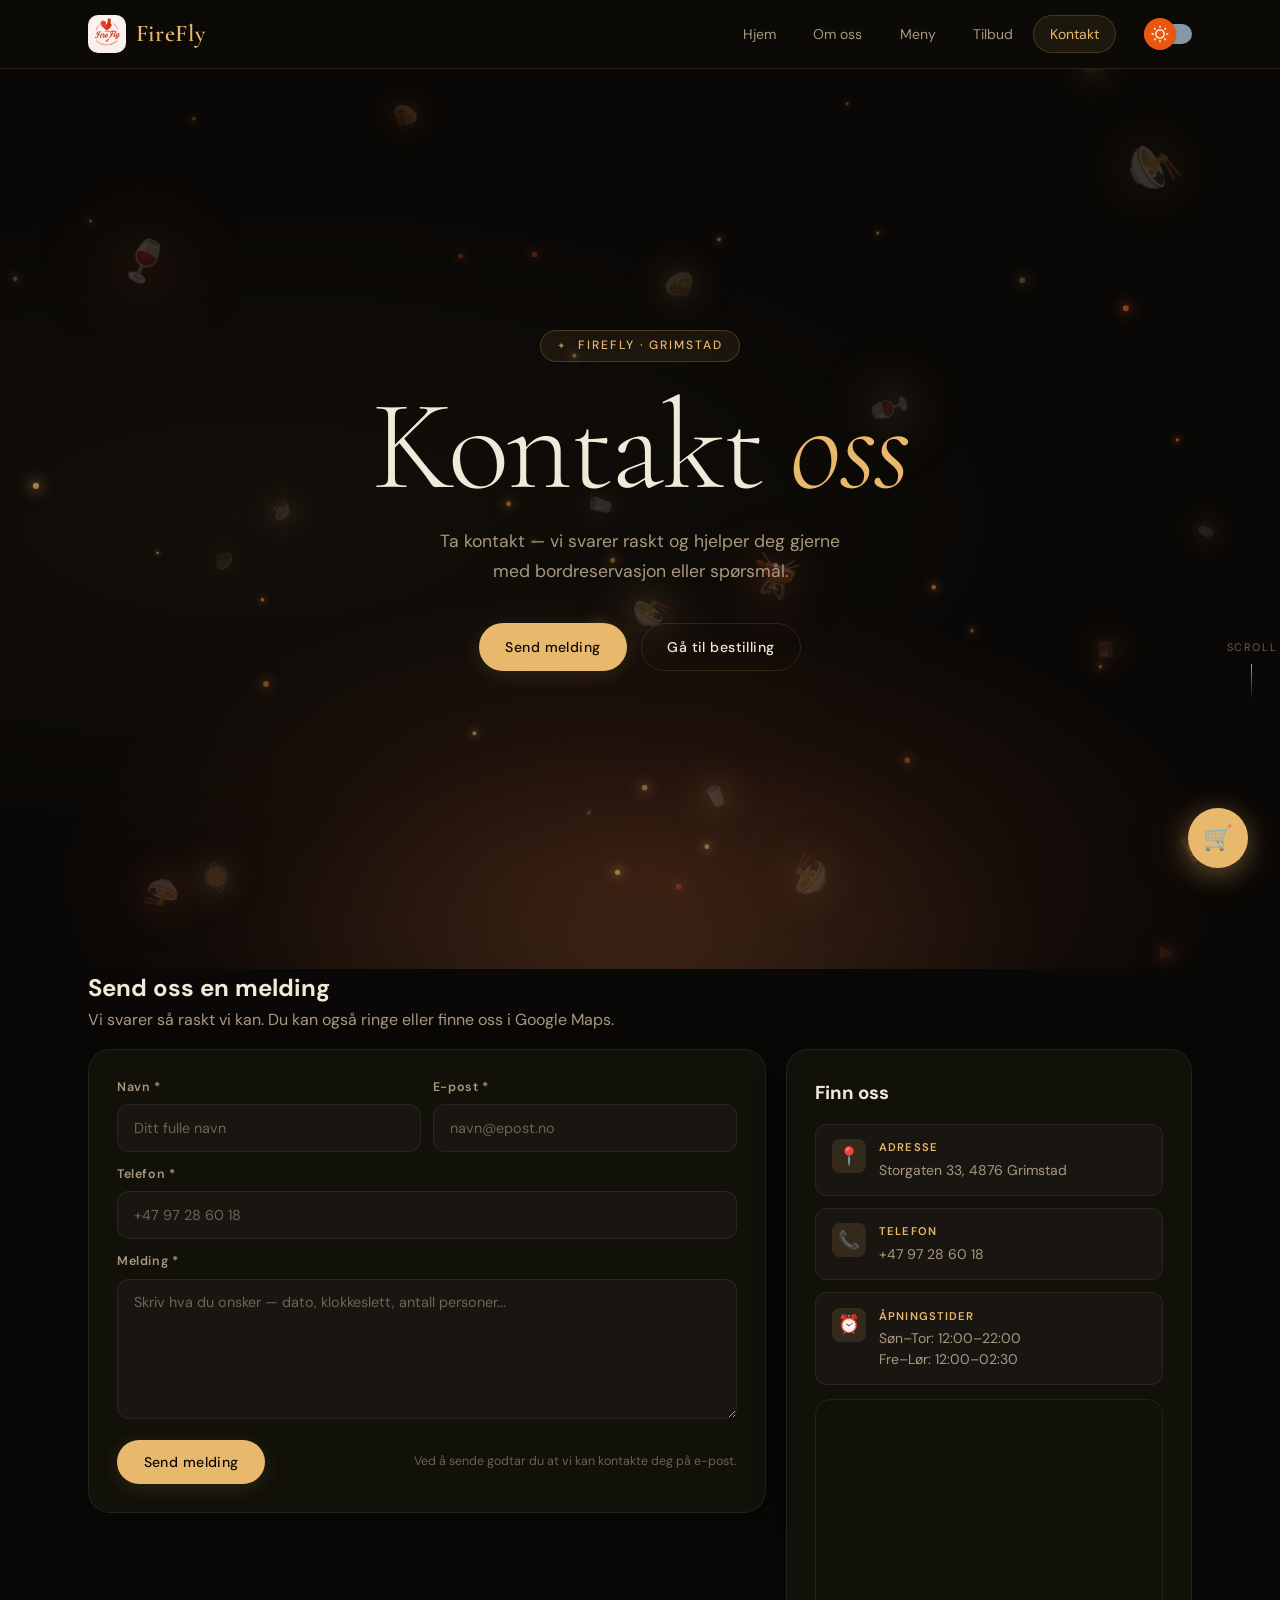
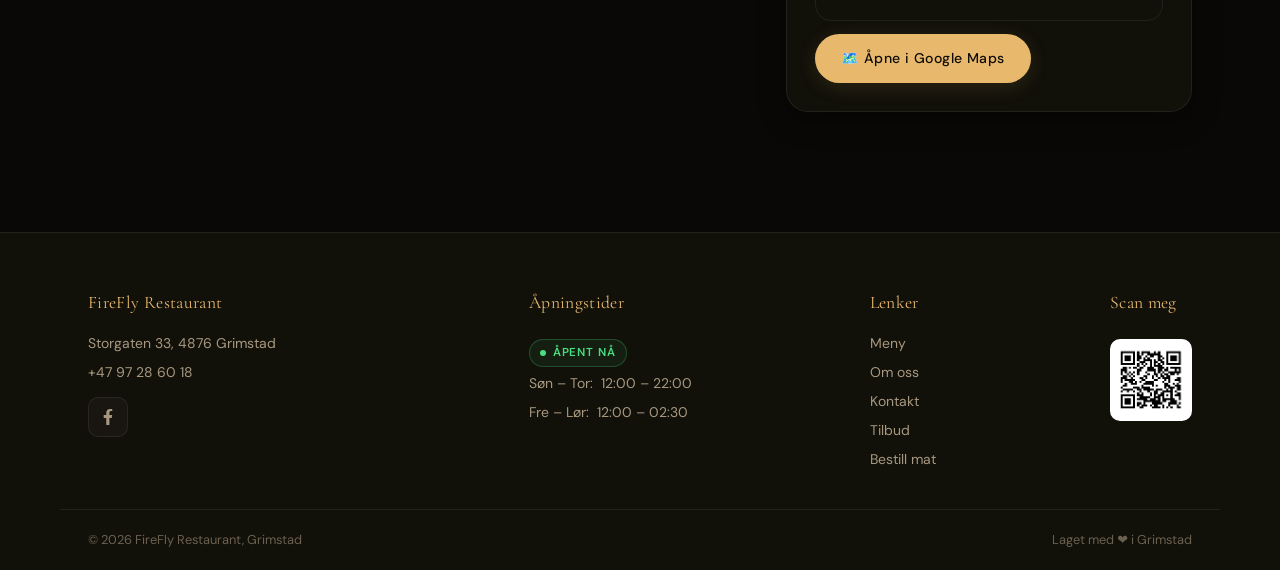
<file: contact.html>
<!DOCTYPE html>
<html lang="no">
<head>
  <meta charset="UTF-8" />
  <meta name="viewport" content="width=device-width, initial-scale=1.0" />
  <meta name="description" content="FireFly Restaurant – Kontakt oss i Grimstad. Vi svarer raskt!" />
  <meta name="theme-color" content="#e8b86d">
  <meta name="mobile-web-app-capable" content="yes">
  <meta name="apple-mobile-web-app-capable" content="yes">
  <meta name="apple-mobile-web-app-status-bar-style" content="default">

  <!-- Favicon -->
  <link rel="icon" href="images/flyfire.png" type="image/png" />

  <!-- PWA -->
  <link rel="manifest" href="/manifest.json">

  <!-- Preload kritisk -->
  <link rel="preload" href="images/flyfire.png" as="image">
  <link rel="preload" href="styles.css" as="style">

  <!-- Google Fonts + Formspree raskere -->
  <link rel="preconnect" href="https://fonts.googleapis.com">
  <link rel="preconnect" href="https://fonts.gstatic.com" crossorigin>
  <link rel="preconnect" href="https://formspree.io">
  <link rel="dns-prefetch" href="//maps.googleapis.com">

  <!-- Fonts -->
  <link href="https://fonts.googleapis.com/css2?family=Cormorant+Garamond:ital,wght@0,300;0,400;0,600;1,300;1,400&family=DM+Sans:opsz,wght@9..40,300;9..40,400;9..40,500;9..40,600&display=swap" rel="stylesheet" />

  <link rel="stylesheet" href="styles.css" />
  <title>Kontakt oss – FireFly Restaurant Grimstad</title>
  <style>
    .fieldError { font-size: 0.78rem; color: #ff6b6b; margin-top: 0.3rem; display: none; align-items: center; gap: 0.3rem; }
    .fieldError.show { display: flex; }
    .inputError { border-color: rgba(255,107,107,0.6) !important; box-shadow: 0 0 0 3px rgba(255,107,107,0.08) !important; }
    .inputOk { border-color: rgba(74,222,128,0.5) !important; }
  </style>
</head>
<body>

<a class="skipLink" href="#main">Hopp til innhold</a>

<!-- HEADER -->
<header class="siteHeader">
  <div class="headerInner">
    <a class="brand" href="index.html" aria-label="Gå til FireFly forsiden">
      <img src="images/flyfire.png" alt="" loading="lazy" width="38" height="38" />
      <span>FireFly</span>
    </a>
    <!-- RETTET: fjernet ekstra tom linje mellom Tilbud og Kontakt -->
    <nav class="navigation" id="mainNav" aria-label="Hovednavigasjon">
      <ul>
        <li><a href="index.html">Hjem</a></li>
        <li><a href="about.html">Om oss</a></li>
        <li><a href="menu.html">Meny</a></li>
        <li><a href="tilbud.html">Tilbud</a></li>
        <li><a class="active" href="contact.html" aria-current="page">Kontakt</a></li>
      </ul>
    </nav>
    <button class="hamburger" id="hamburger" aria-label="Åpne meny" aria-expanded="false" aria-controls="mainNav">
      <span></span><span></span><span></span>
    </button>
    <div class="uiSwitchWrap">
      <label class="ui-switch" id="themeToggleLabel" title="Bytt tema" aria-label="Bytt mellom lys og mørk modus">
        <input type="checkbox" id="themeToggle" class="themeToggleInput" />
        <div class="slider"><div class="circle"></div></div>
      </label>
    </div>
  </div>
</header>

<main id="main">
  <section class="hero full" id="contactHero" aria-labelledby="contactHeroTitle">
    <canvas id="foodCanvas" aria-hidden="true"></canvas>
    <span class="heroBadge">FireFly · Grimstad</span>
    <h1 id="contactHeroTitle">Kontakt <span class="accent">oss</span></h1>
    <p>Ta kontakt — vi svarer raskt og hjelper deg gjerne<br>med bordreservasjon eller spørsmål.</p>
    <div class="heroActions">
      <a class="btn primary" href="#contactMe">Send melding</a>
      <a class="btn ghost" href="booking.html">Gå til bestilling</a>
    </div>
    <div class="scrollHint" aria-hidden="true">Scroll</div>
  </section>

  <section class="contact" id="contactMe" aria-labelledby="contactTitle">
    <div class="contactTop">
      <div>
        <h2 id="contactTitle">Send oss en melding</h2>
        <p class="muted">Vi svarer så raskt vi kan. Du kan også ringe eller finne oss i Google Maps.</p>
      </div>
    </div>

    <div class="contactGrid">
      <form class="contactForm cardForm reveal"
            action="https://formspree.io/f/mykdnkrg"
            method="POST"
            novalidate>
        <div class="formRow">
          <div>
            <label><span>Navn *</span><input id="con-name" name="name" type="text" placeholder="Ditt fulle navn" required autocomplete="name" /></label>
            <div class="fieldError" id="con-name-err">&#9888; Vennligst skriv inn fullt navn</div>
          </div>
          <div>
            <label><span>E-post *</span><input id="con-email" name="email" type="email" placeholder="navn@epost.no" required autocomplete="email" /></label>
            <div class="fieldError" id="con-email-err">&#9888; Skriv inn en gyldig e-postadresse (f.eks. navn@epost.no)</div>
          </div>
        </div>
        <div style="margin-top:0.85rem;">
          <label style="display:block;"><span>Telefon *</span><input id="con-phone" name="phone" type="tel" placeholder="+47 97 28 60 18" required autocomplete="tel" /></label>
          <div class="fieldError" id="con-phone-err">&#9888; Vennligst skriv inn telefonnummer</div>
        </div>
        <div style="margin-top:0.85rem;">
          <label style="display:block;"><span>Melding *</span><textarea id="con-msg" name="message" rows="6" placeholder="Skriv hva du onsker — dato, klokkeslett, antall personer..." required></textarea></label>
          <div class="fieldError" id="con-msg-err">&#9888; Vennligst skriv en melding</div>
        </div>
        <!-- Honeypot spam protection -->
        <input type="text" name="_gotcha" style="display:none" tabindex="-1" autocomplete="off" />
        <input type="hidden" name="_subject" value="Ny melding fra FireFly nettsted" />
        <input type="hidden" name="_next" value="thanks.html" />
        <div class="formActions">
          <button class="btn primary" type="button" id="contactSubmitBtn">Send melding</button>
          <span class="formNote muted">Ved å sende godtar du at vi kan kontakte deg på e-post.</span>
        </div>
      </form>

      <aside class="contactInfo reveal" style="transition-delay:0.12s">
        <h3>Finn oss</h3>
        <div class="infoGrid" style="margin-top:1rem;">
          <div class="infoItem">
            <div class="infoIcon">📍</div>
            <div>
              <div class="infoLabel">Adresse</div>
              <div class="infoText">Storgaten 33, 4876 Grimstad</div>
            </div>
          </div>
          <div class="infoItem">
            <div class="infoIcon">📞</div>
            <div>
              <div class="infoLabel">Telefon</div>
              <div class="infoText"><a href="tel:+4797286018">+47 97 28 60 18</a></div>
            </div>
          </div>
          <div class="infoItem">
            <div class="infoIcon">⏰</div>
            <div>
              <div class="infoLabel">Åpningstider</div>
              <div class="infoText">Søn–Tor: 12:00–22:00<br />Fre–Lør: 12:00–02:30</div>
            </div>
          </div>
        </div>
        <div class="map">
          <iframe
            title="FireFly Restaurant på kart"
            src="https://www.google.com/maps?q=Storgaten%2033%2C%204876%20Grimstad&output=embed"
            loading="lazy"
            referrerpolicy="no-referrer-when-downgrade"
            allowfullscreen>
          </iframe>
        </div>
        <div class="contactCtas">
          <a class="btn primary"
             href="https://www.google.com/maps/search/?api=1&query=Storgaten%2033%2C%204876%20Grimstad"
             target="_blank"
             rel="noopener noreferrer">
            🗺️ Åpne i Google Maps
          </a>
        </div>
      </aside>
    </div>
  </section>
</main>

<!-- FOOTER -->
<footer class="footer">
  <div class="footerInner">
    <div>
      <h3>FireFly Restaurant</h3>
      <p>Storgaten 33, 4876 Grimstad</p>
      <p><a href="tel:+4797286018">+47 97 28 60 18</a></p>
      <div class="footerSocial">
        <a class="socialBtn" href="https://www.facebook.com/profile.php?id=61587469647280" target="_blank" rel="noopener noreferrer" aria-label="Besøk FireFly på Facebook">
          <svg viewBox="0 0 320 512" aria-hidden="true"><path d="M279.14 288l14.22-92.66h-88.91V117.78c0-25.35 12.42-50.06 52.24-50.06h40.42V6.26S260.43 0 225.36 0c-73.22 0-121.08 44.38-121.08 124.72v70.62H22.89V288h81.39v224h100.17V288z"/></svg>
        </a>
      </div>
    </div>
    <div>
      <h3>Åpningstider</h3>
      <span class="openStatusBadge" aria-live="polite">Laster…</span>
      <p>Søn – Tor:&nbsp; 12:00 – 22:00</p>
      <p>Fre – Lør:&nbsp; 12:00 – 02:30</p>
    </div>
    <div>
      <h3>Lenker</h3>
      <p><a href="menu.html">Meny</a></p>
      <p><a href="about.html">Om oss</a></p>
      <p><a href="contact.html">Kontakt</a></p>
      <p><a href="tilbud.html">Tilbud</a></p>
      <p><a href="booking.html">Bestill mat</a></p>
    </div>
    <div class="footerQR">
      <h3>Scan meg</h3>
      <img src="images/qrkode1.png" alt="QR-kode til FireFly Restaurant" />
    </div>
  </div>
  <div class="footerBottom">
    <span>© 2026 FireFly Restaurant, Grimstad</span>
    <span>Laget med ❤️ i Grimstad</span>
  </div>
</footer>

<!-- BESTILLINGSBOBLE -->
<div class="orderBubble" id="orderBubble">
  <div class="orderPanel" id="orderPanel">
    <div class="orderPanelHead">
      <h3>🛒 Din bestilling</h3>
      <button class="orderClearBtn" id="orderClearBtn">Tøm alle</button>
    </div>
    <div id="orderList"><p class="orderEmpty">Ingen retter lagt til ennå.<br/>Gå til menyen og trykk «Legg til».</p></div>
    <div class="orderTotal" id="orderTotal" style="display:none">
      <span>Totalt</span><span class="orderTotalPrice" id="orderTotalPrice">0 kr</span>
    </div>
    <a class="btn primary orderSendBtn" href="booking.html" id="orderSendBtn" style="display:none">Gå til bestilling →</a>
  </div>
  <button class="orderBubbleBtn" id="orderBubbleBtn" aria-label="Vis bestilling" aria-expanded="false">
    🛒<span class="orderBadge" id="orderBadge" style="display:none">0</span>
  </button>
</div>

<script src="script.js"></script>
<script src="foodanimation.js"></script>
<script>
function isValidEmail(v) { return /^[^\s@]+@[^\s@]+\.[^\s@]{2,}$/.test(v.trim()); }
function showErr(inp, err, show) {
  if (show) { inp.classList.add('inputError'); inp.classList.remove('inputOk'); err.classList.add('show'); }
  else       { inp.classList.remove('inputError'); inp.classList.add('inputOk'); err.classList.remove('show'); }
}
function bindLive(id, errId, fn) {
  var inp = document.getElementById(id), err = document.getElementById(errId);
  if (!inp || !err) return;
  inp.addEventListener('blur',  function() { showErr(inp, err, !fn(inp.value)); });
  inp.addEventListener('input', function() { if (inp.classList.contains('inputError')) showErr(inp, err, !fn(inp.value)); });
}
bindLive('con-phone', 'con-phone-err', function(v) { return v.replace(/[\s\-+]/g, '').length >= 8; });
bindLive('con-name',  'con-name-err',  function(v) { return v.trim().length >= 2; });
bindLive('con-email', 'con-email-err', function(v) { return isValidEmail(v); });
bindLive('con-msg',   'con-msg-err',   function(v) { return v.trim().length >= 5; });

document.getElementById('contactSubmitBtn')?.addEventListener('click', function() {
  var nameEl  = document.getElementById('con-name');
  var emailEl = document.getElementById('con-email');
  var phoneEl = document.getElementById('con-phone');
  var msgEl   = document.getElementById('con-msg');
  var nameOk  = nameEl.value.trim().length >= 2;
  var emailOk = isValidEmail(emailEl.value);
  var phoneOk = phoneEl.value.replace(/[\s\-+]/g, '').length >= 8;
  var msgOk   = msgEl.value.trim().length >= 5;
  showErr(nameEl,  document.getElementById('con-name-err'),  !nameOk);
  showErr(phoneEl, document.getElementById('con-phone-err'), !phoneOk);
  showErr(emailEl, document.getElementById('con-email-err'), !emailOk);
  showErr(msgEl,   document.getElementById('con-msg-err'),   !msgOk);
  if (!nameOk || !emailOk || !phoneOk || !msgOk) {
    [nameEl, emailEl, phoneEl, msgEl].find(function(el, i) { return ![nameOk, emailOk, phoneOk, msgOk][i]; })
      ?.scrollIntoView({ behavior: 'smooth', block: 'center' });
    return;
  }
  this.closest('form').submit();
});
</script>
</body>
</html>
</file>
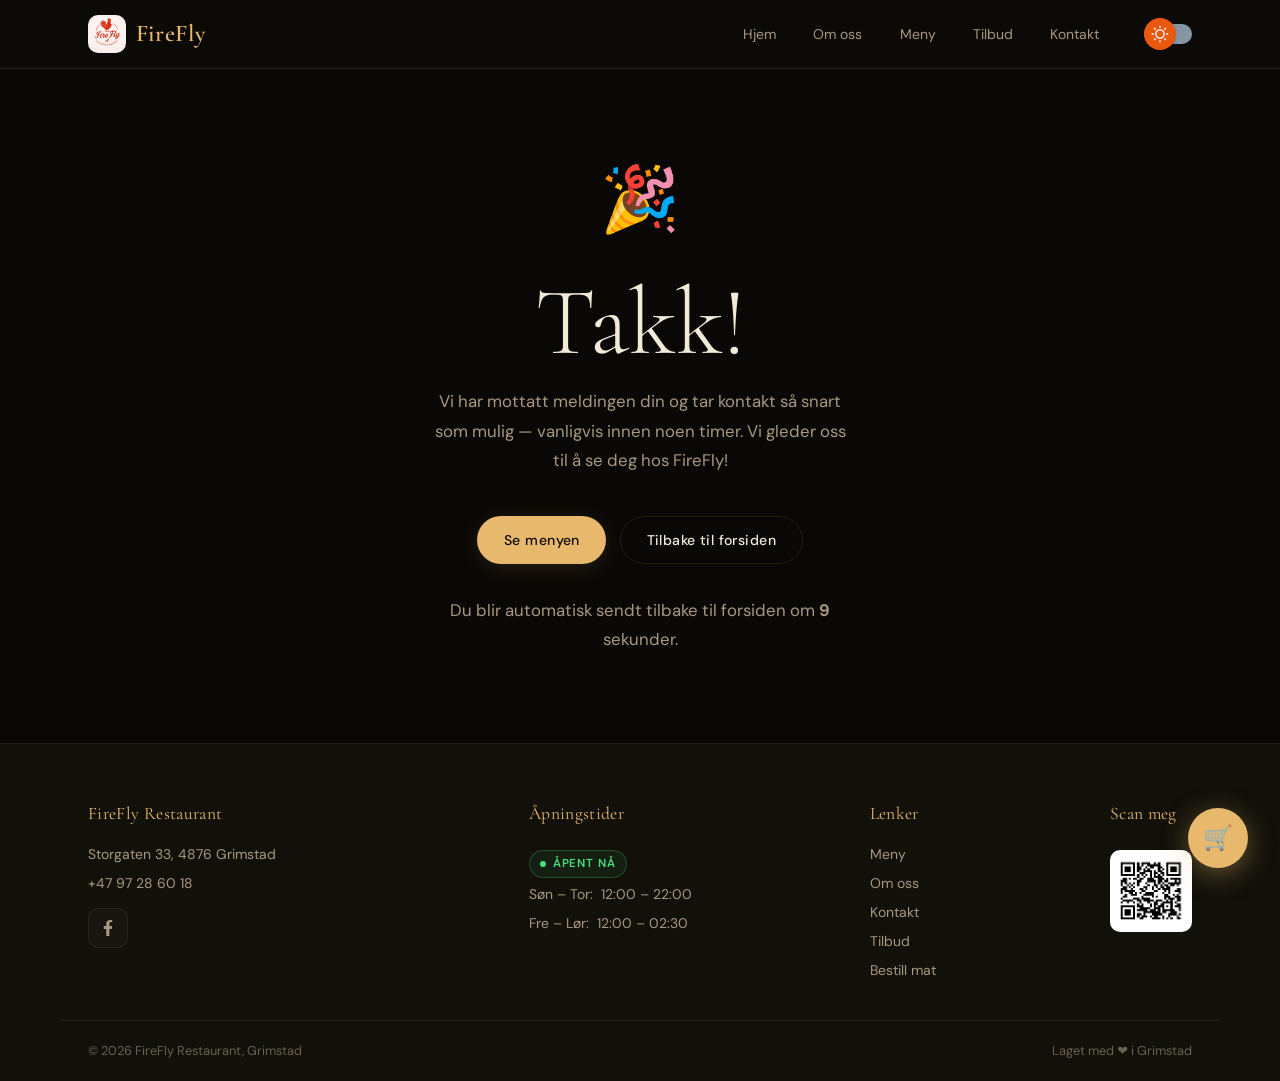
<file: thanks.html>
<!DOCTYPE html>
<html lang="no">
<head>
  <meta charset="UTF-8" />
  <meta name="viewport" content="width=device-width, initial-scale=1.0" />
  <meta name="description" content="FireFly Restaurant – Takk for din melding!" />
  <meta name="theme-color" content="#e8b86d">
  <meta name="mobile-web-app-capable" content="yes">
  <meta name="apple-mobile-web-app-status-bar-style" content="default">

  <!-- Favicon -->
  <link rel="icon" href="images/flyfire.png" type="image/png" />

  <!-- PWA -->
  <link rel="manifest" href="/manifest.json">

  <!-- Preload kritisk -->
  <link rel="preload" href="images/flyfire.png" as="image">
  <link rel="preload" href="styles.css" as="style">

  <!-- Google Fonts -->
  <link rel="preconnect" href="https://fonts.googleapis.com">
  <link rel="preconnect" href="https://fonts.gstatic.com" crossorigin>
  <link href="https://fonts.googleapis.com/css2?family=Cormorant+Garamond:ital,wght@0,300;0,400;0,600;1,300;1,400&family=DM+Sans:opsz,wght@9..40,300;9..40,400;9..40,500;9..40,600&display=swap" rel="stylesheet" />

  <link rel="stylesheet" href="styles.css" />
  <title>Takk! – FireFly Restaurant Grimstad</title>
</head>
<body>

<a class="skipLink" href="#main">Hopp til innhold</a>

<!-- HEADER -->
<header class="siteHeader">
  <div class="headerInner">
    <a class="brand" href="index.html" aria-label="Gå til FireFly forsiden">
      <img src="images/flyfire.png" alt="" aria-hidden="true" />
      <span>FireFly</span>
    </a>
    <nav class="navigation" id="mainNav" aria-label="Hovednavigasjon">
      <ul>
        <li><a href="index.html">Hjem</a></li>
        <li><a href="about.html">Om oss</a></li>
        <li><a href="menu.html">Meny</a></li>
        <li><a href="tilbud.html">Tilbud</a></li>
        <li><a href="contact.html">Kontakt</a></li>
      </ul>
    </nav>
    <button class="hamburger" id="hamburger" aria-label="Åpne meny" aria-expanded="false" aria-controls="mainNav">
      <span></span><span></span><span></span>
    </button>
    <div class="uiSwitchWrap">
      <label class="ui-switch" id="themeToggleLabel" title="Bytt tema" aria-label="Bytt mellom lys og mørk modus">
        <input type="checkbox" id="themeToggle" class="themeToggleInput" />
        <div class="slider"><div class="circle"></div></div>
      </label>
    </div>
  </div>
</header>

<main id="main">
  <div class="thanksSection">
    <div class="thanksIcon">🎉</div>
    <h1>Takk!</h1>
    <p>Vi har mottatt meldingen din og tar kontakt så snart som mulig — vanligvis innen noen timer. Vi gleder oss til å se deg hos FireFly!</p>
    <div class="heroActions">
      <a class="btn primary" href="menu.html">Se menyen</a>
      <a class="btn ghost" href="index.html">Tilbake til forsiden</a>
    </div>
    <p class="redirectNote" id="redirectNote">
      Du blir automatisk sendt tilbake til forsiden om <strong id="countdown">10</strong> sekunder.
    </p>
  </div>
</main>

<!-- FOOTER -->
<footer class="footer">
  <div class="footerInner">
    <div>
      <h3>FireFly Restaurant</h3>
      <p>Storgaten 33, 4876 Grimstad</p>
      <p><a href="tel:+4797286018">+47 97 28 60 18</a></p>
      <div class="footerSocial">
        <a class="socialBtn" href="https://www.facebook.com/profile.php?id=61587469647280" target="_blank" rel="noopener noreferrer" aria-label="Besøk FireFly på Facebook">
          <svg viewBox="0 0 320 512" aria-hidden="true"><path d="M279.14 288l14.22-92.66h-88.91V117.78c0-25.35 12.42-50.06 52.24-50.06h40.42V6.26S260.43 0 225.36 0c-73.22 0-121.08 44.38-121.08 124.72v70.62H22.89V288h81.39v224h100.17V288z"/></svg>
        </a>
      </div>
    </div>
    <div>
      <h3>Åpningstider</h3>
      <span class="openStatusBadge" aria-live="polite">Laster…</span>
      <p>Søn – Tor:&nbsp; 12:00 – 22:00</p>
      <p>Fre – Lør:&nbsp; 12:00 – 02:30</p>
    </div>
    <div>
      <h3>Lenker</h3>
      <p><a href="menu.html">Meny</a></p>
      <p><a href="about.html">Om oss</a></p>
      <p><a href="contact.html">Kontakt</a></p>
      <p><a href="tilbud.html">Tilbud</a></p>
      <p><a href="booking.html">Bestill mat</a></p>
    </div>
    <div class="footerQR">
      <h3>Scan meg</h3>
      <!-- RETTET: viste feil bilde (flyfire.png) — riktig QR-bilde -->
      <img src="images/qrkode1.png" alt="QR-kode til FireFly Restaurant" />
    </div>
  </div>
  <div class="footerBottom">
    <span>© 2026 FireFly Restaurant, Grimstad</span>
    <span>Laget med ❤️ i Grimstad</span>
  </div>
</footer>

<!-- BESTILLINGSBOBLE -->
<div class="orderBubble" id="orderBubble">
  <div class="orderPanel" id="orderPanel">
    <div class="orderPanelHead">
      <h3>🛒 Din bestilling</h3>
      <button class="orderClearBtn" id="orderClearBtn">Tøm alle</button>
    </div>
    <div id="orderList"><p class="orderEmpty">Ingen retter lagt til ennå.<br/>Gå til menyen og trykk «Legg til».</p></div>
    <div class="orderTotal" id="orderTotal" style="display:none">
      <span>Totalt</span><span class="orderTotalPrice" id="orderTotalPrice">0 kr</span>
    </div>
    <a class="btn primary orderSendBtn" href="booking.html" id="orderSendBtn" style="display:none">Gå til bestilling →</a>
  </div>
  <button class="orderBubbleBtn" id="orderBubbleBtn" aria-label="Vis bestilling" aria-expanded="false">
    🛒<span class="orderBadge" id="orderBadge" style="display:none">0</span>
  </button>
</div>

<script src="script.js"></script>
</body>
</html>
</file>
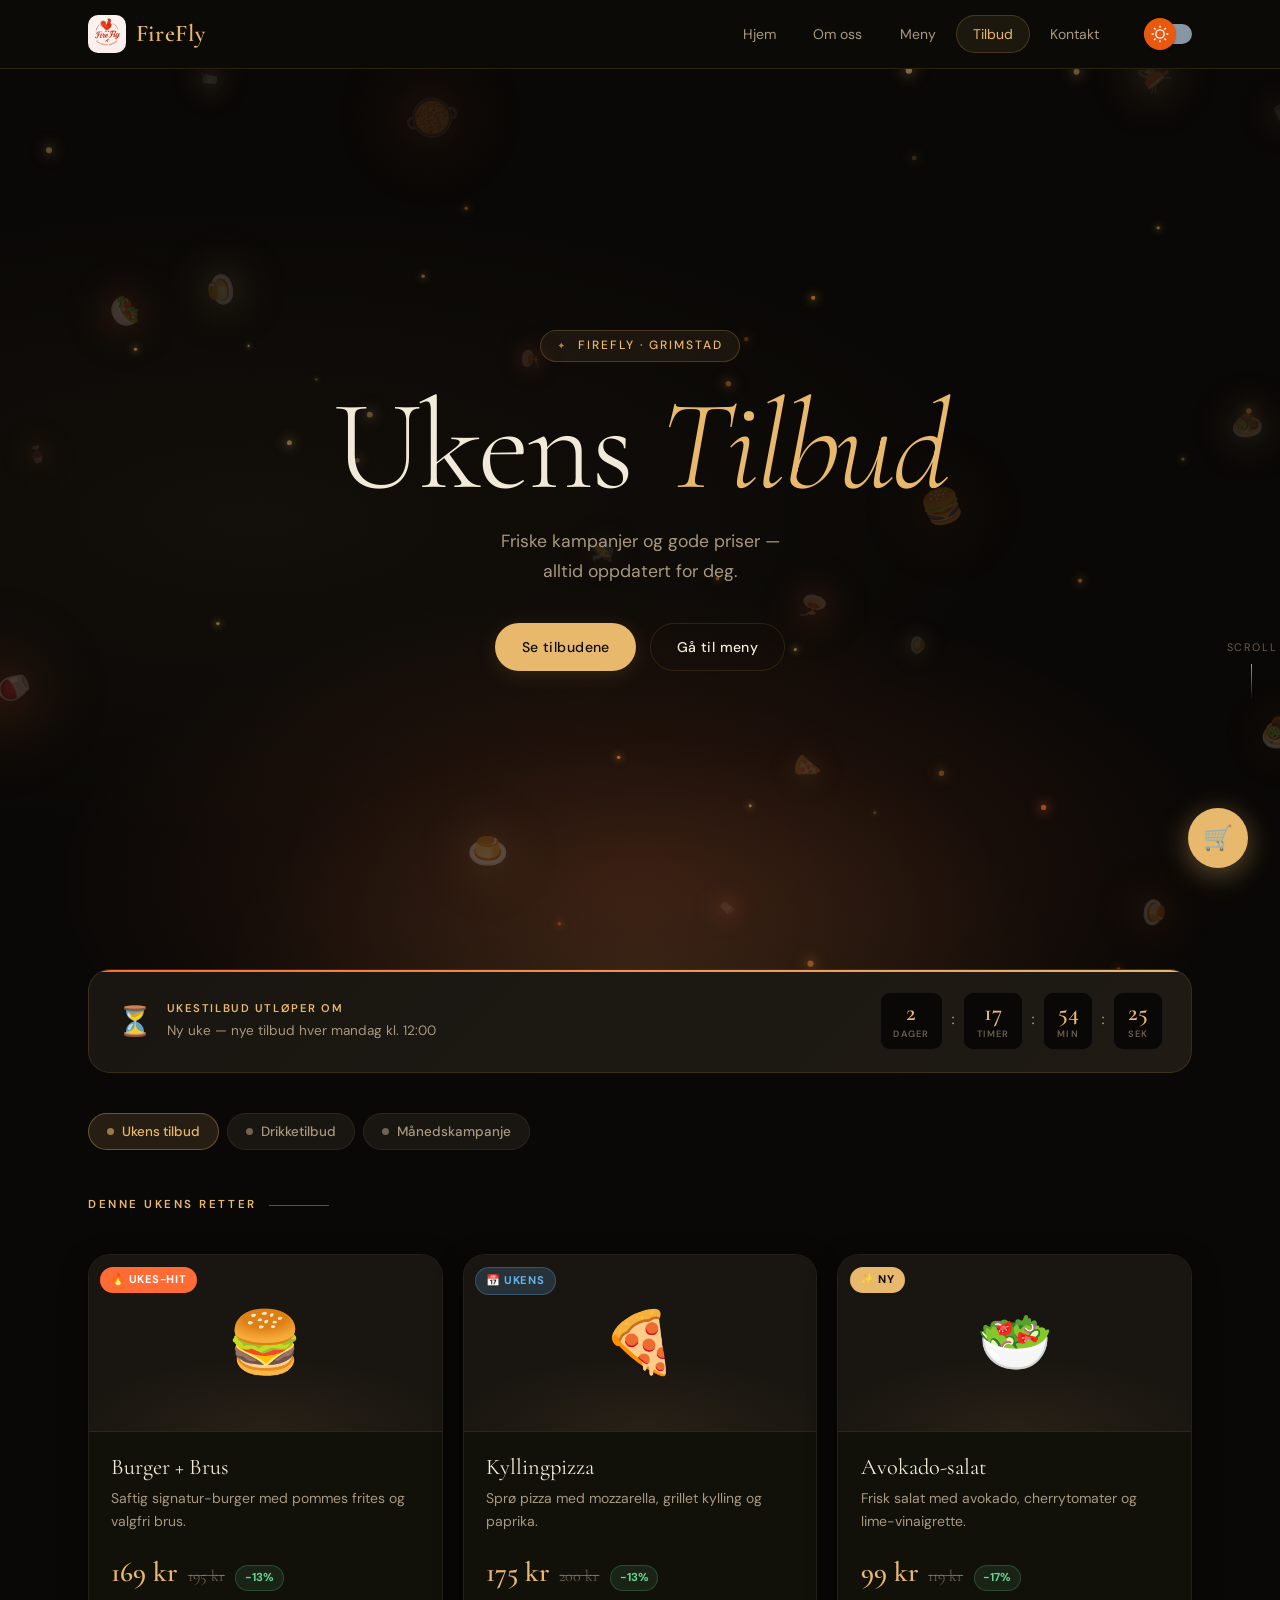
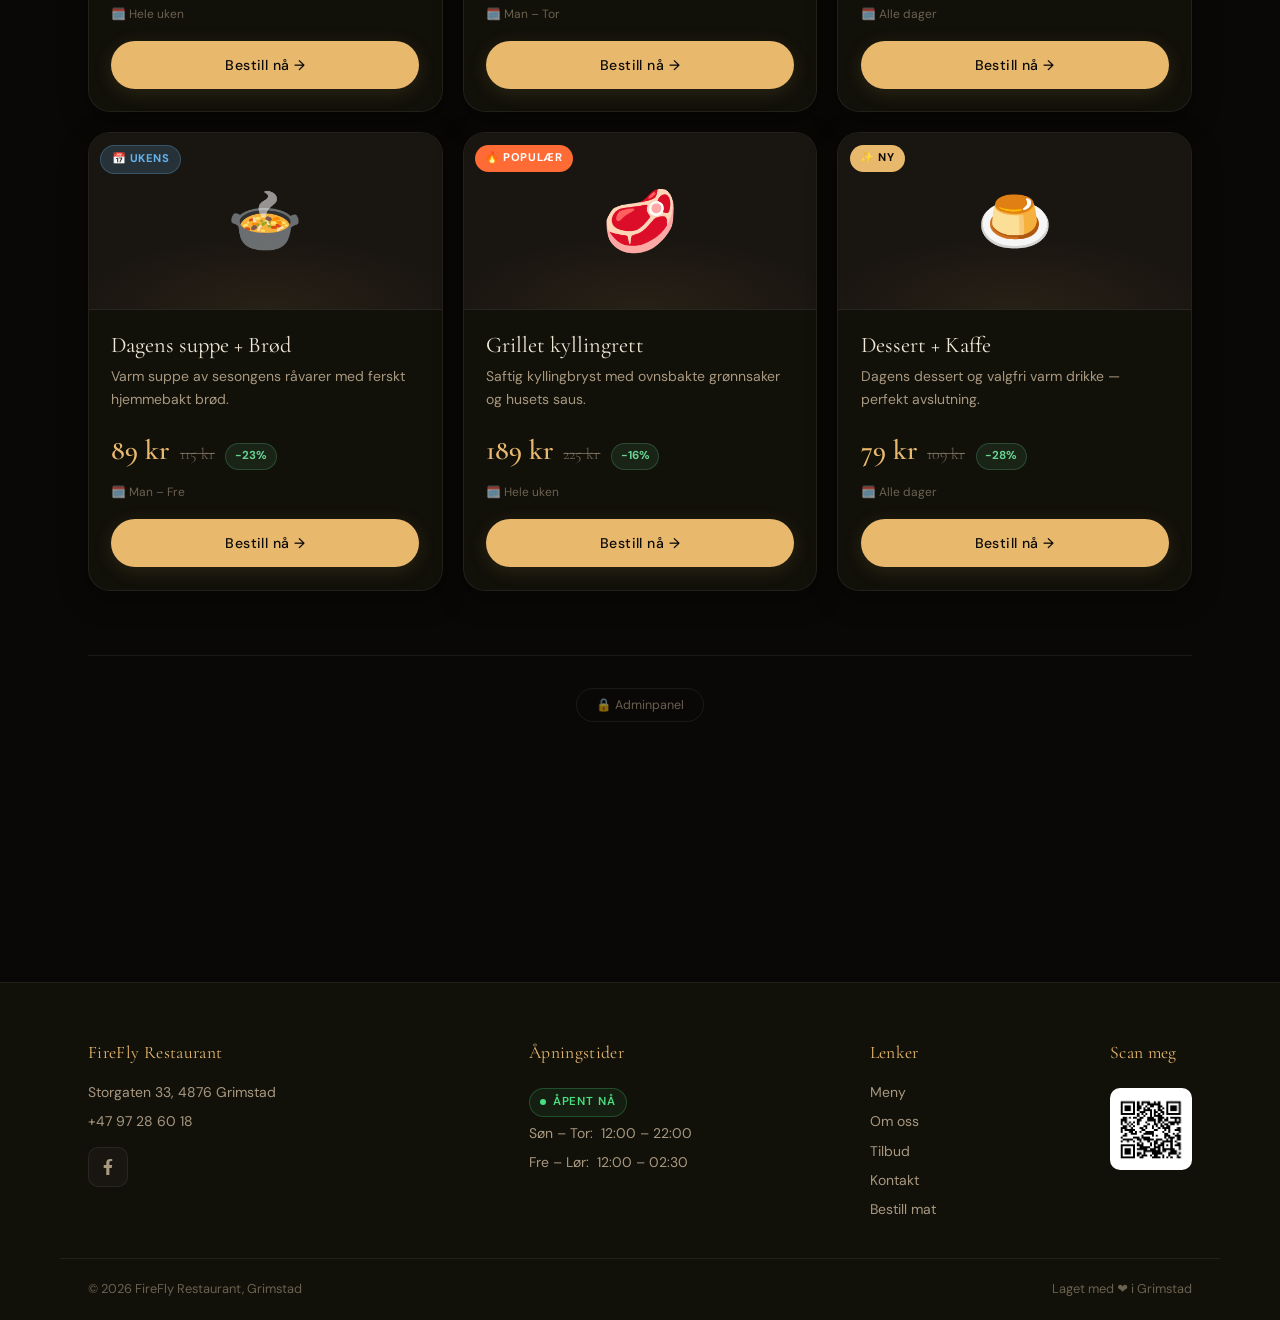
<file: tilbud.html>
<!DOCTYPE html>
<html lang="no">
<head>
  <meta charset="UTF-8" />
  <meta name="viewport" content="width=device-width, initial-scale=1.0" />
  <meta name="description" content="FireFly Restaurant – Ukens tilbud, drikketilbud og kampanjer i Grimstad." />
  <meta name="theme-color" content="#e8b86d">
  <meta name="apple-mobile-web-app-capable" content="yes">
  <link rel="manifest" href="/manifest.json">
  <link rel="preload" href="images/flyfire.png" as="image">
  <link rel="preload" href="styles.css" as="style">
  <link rel="preconnect" href="https://fonts.googleapis.com">
  <link rel="preconnect" href="https://fonts.gstatic.com" crossorigin>
  <link href="https://fonts.googleapis.com/css2?family=Cormorant+Garamond:ital,wght@0,300;0,400;0,600;1,300;1,400&family=DM+Sans:opsz,wght@9..40,300;9..40,400;9..40,500;9..40,600&display=swap" rel="stylesheet" />
  <link rel="stylesheet" href="styles.css" />
  <title>Tilbud – FireFly Restaurant Grimstad</title>
  <style>
.tilbudPage{width:100%;max-width:var(--max);margin:0 auto;padding:0 var(--padX) 140px}
.tTabs{display:flex;gap:.5rem;flex-wrap:wrap;margin-bottom:2.5rem}
.tTab{display:inline-flex;align-items:center;gap:.45rem;padding:.55rem 1.15rem;border-radius:100px;border:1px solid var(--border2);background:var(--surface2);color:var(--muted);font-size:.84rem;font-weight:500;font-family:var(--ff-sans);cursor:pointer;transition:background .25s,border-color .25s,color .25s,transform .25s}
.tTab:hover{color:var(--text);border-color:var(--border);transform:translateY(-1px)}
.tTab.active{background:var(--gold-glow);border-color:rgba(232,184,109,.35);color:var(--gold)}
.tTab .dot{width:7px;height:7px;border-radius:50%;background:currentColor;opacity:.6}
.cdBanner{background:linear-gradient(135deg,var(--surface2),var(--surface3));border:1px solid var(--border);border-radius:var(--radiusLg);padding:1.4rem 1.75rem;margin-bottom:2.5rem;display:flex;align-items:center;justify-content:space-between;gap:1.5rem;flex-wrap:wrap;position:relative;overflow:hidden}
.cdBanner::before{content:'';position:absolute;top:0;left:0;right:0;height:2px;background:linear-gradient(90deg,var(--ember),var(--gold),var(--ember));background-size:200% 100%;animation:shimLine 3s linear infinite}
@keyframes shimLine{0%{background-position:200% 0}100%{background-position:-200% 0}}
.cdLeft{display:flex;align-items:center;gap:.85rem}
.cdIcon{font-size:1.8rem}.cdLbl{font-size:.7rem;font-weight:600;letter-spacing:.14em;text-transform:uppercase;color:var(--gold);margin-bottom:.15rem}.cdTxt{font-size:.85rem;color:var(--muted)}
.cdTimer{display:flex;gap:.5rem;align-items:center}
.tUnit{text-align:center;background:var(--bg);border:1px solid var(--border2);border-radius:10px;padding:.45rem .8rem;min-width:50px}
.tNum{font-family:var(--ff-serif);font-size:1.5rem;font-weight:600;color:var(--gold);line-height:1;display:block}
.tLbl{font-size:.58rem;font-weight:600;letter-spacing:.12em;text-transform:uppercase;color:var(--muted2);margin-top:.15rem;display:block}
.tSep{font-family:var(--ff-serif);font-size:1.3rem;color:var(--gold-dim);padding-bottom:.4rem}
.offerGrid{display:grid;grid-template-columns:repeat(auto-fill,minmax(280px,1fr));gap:1.25rem;margin-bottom:1rem}
.offerCard{background:var(--surface);border:1px solid var(--border2);border-radius:var(--radiusLg);overflow:hidden;position:relative;display:flex;flex-direction:column;box-shadow:var(--shadowSm);animation:cardIn .4s ease both;transition:transform .25s ease,border-color .25s,box-shadow .25s}
.offerCard:hover{transform:translateY(-4px);border-color:rgba(232,184,109,.28);box-shadow:var(--shadow)}
@keyframes cardIn{from{opacity:0;transform:translateY(16px)}to{opacity:1;transform:none}}
.offerCard:nth-child(1){animation-delay:.04s}.offerCard:nth-child(2){animation-delay:.10s}.offerCard:nth-child(3){animation-delay:.16s}.offerCard:nth-child(4){animation-delay:.22s}.offerCard:nth-child(5){animation-delay:.28s}.offerCard:nth-child(6){animation-delay:.34s}
.oImg{width:100%;aspect-ratio:16/8;background:var(--surface2);display:flex;align-items:center;justify-content:center;font-size:3.8rem;border-bottom:1px solid var(--border2);position:relative}
.oImg::after{content:'';position:absolute;inset:0;background:radial-gradient(ellipse 80% 60% at 50% 100%,rgba(232,184,109,.07),transparent 70%)}
.oBadge{position:absolute;top:.7rem;left:.7rem;z-index:1;padding:.28rem .65rem;border-radius:100px;font-size:.7rem;font-weight:700;letter-spacing:.05em;text-transform:uppercase}
.bHot{background:var(--ember);color:#fff}.bNew{background:var(--gold);color:#0d0b08}
.bWeek{background:rgba(99,179,237,.18);color:#63b3ed;border:1px solid rgba(99,179,237,.28)}
.bHap{background:rgba(104,211,145,.15);color:#68d391;border:1px solid rgba(104,211,145,.28)}
.bMon{background:rgba(183,148,246,.18);color:#b794f6;border:1px solid rgba(183,148,246,.28)}
.oBody{padding:1.4rem;flex:1;display:flex;flex-direction:column}
.oTitle{font-family:var(--ff-serif);font-size:1.4rem;font-weight:400;margin-bottom:.35rem;line-height:1.2}
.oDesc{font-size:.875rem;color:var(--muted);line-height:1.7;margin-bottom:1rem;flex:1}
.oPR{display:flex;align-items:baseline;gap:.65rem;margin-bottom:.65rem;flex-wrap:wrap}
.oPrice{font-family:var(--ff-serif);font-size:1.75rem;font-weight:600;color:var(--gold)}
.oOrig{font-size:1rem;color:var(--muted2);text-decoration:line-through;font-family:var(--ff-serif)}
.oSave{font-size:.72rem;font-weight:700;color:#68d391;background:rgba(104,211,145,.10);border:1px solid rgba(104,211,145,.22);border-radius:100px;padding:.18rem .55rem}
.oMeta{font-size:.75rem;color:var(--muted2);margin-bottom:1rem}
.hhBanner{background:linear-gradient(135deg,rgba(232,184,109,.07),rgba(255,107,53,.05));border:1px solid rgba(232,184,109,.20);border-radius:var(--radiusLg);padding:2rem 2.25rem;display:grid;grid-template-columns:1fr auto;gap:2rem;align-items:center;position:relative;overflow:hidden;margin-bottom:1.5rem}
.hhBanner::after{content:'🍷';position:absolute;right:1.75rem;top:50%;transform:translateY(-50%);font-size:5.5rem;opacity:.05;pointer-events:none}
.hhTitle{font-family:var(--ff-serif);font-size:2rem;font-weight:300;color:var(--gold);margin-bottom:.3rem}
.hhSub{color:var(--muted);font-size:.9rem;line-height:1.65}
.hhBox{text-align:center;background:var(--surface);border:1px solid var(--border);border-radius:var(--radius);padding:1rem 1.4rem;z-index:1}
.hhBoxL{font-size:.62rem;letter-spacing:.14em;text-transform:uppercase;color:var(--muted2);margin-bottom:.25rem}
.hhBoxV{font-family:var(--ff-serif);font-size:1.5rem;color:var(--gold);font-weight:600;white-space:nowrap}
.hhBoxD{font-size:.7rem;color:var(--muted2);margin-top:.2rem}
.hhNow{display:inline-flex;align-items:center;gap:.4rem;font-size:.7rem;font-weight:700;letter-spacing:.08em;text-transform:uppercase;padding:.25rem .65rem;border-radius:100px;margin-top:.6rem;border:1px solid rgba(104,211,145,.30);background:rgba(104,211,145,.08);color:#68d391}
.hhNow::before{content:'';width:6px;height:6px;border-radius:50%;background:#68d391;animation:blink 1.8s ease-in-out infinite}
.mBanner{background:linear-gradient(135deg,rgba(183,148,246,.06),rgba(232,184,109,.05));border:1px solid rgba(183,148,246,.20);border-radius:var(--radiusLg);padding:2.25rem 2.5rem;position:relative;overflow:hidden;margin-bottom:1rem}
.mBanner::before{content:'';position:absolute;top:0;left:0;right:0;height:2px;background:linear-gradient(90deg,transparent,rgba(183,148,246,.6),var(--gold),rgba(183,148,246,.6),transparent)}
.mTop{display:flex;align-items:flex-start;justify-content:space-between;gap:1.5rem;flex-wrap:wrap;margin-bottom:1.5rem}
.mTitle{font-family:var(--ff-serif);font-size:2.2rem;font-weight:300;line-height:1.1;margin-bottom:.4rem}
.mTitle span{color:#b794f6;font-style:italic}
.mDesc{font-size:.9rem;color:var(--muted);line-height:1.7;max-width:580px}
.mPill{display:inline-flex;align-items:center;gap:.5rem;background:rgba(183,148,246,.10);border:1px solid rgba(183,148,246,.28);color:#b794f6;border-radius:100px;padding:.4rem 1rem;font-size:.78rem;font-weight:600;white-space:nowrap}
.mItems{display:grid;grid-template-columns:repeat(auto-fill,minmax(190px,1fr));gap:.75rem}
.mItem{background:var(--surface);border:1px solid var(--border2);border-radius:var(--radius);padding:1rem;display:flex;align-items:center;gap:.75rem;transition:border-color .25s,transform .25s}
.mItem:hover{border-color:rgba(183,148,246,.28);transform:translateY(-2px)}
.mIE{font-size:1.6rem}.mIN{font-size:.88rem;font-weight:500;margin-bottom:.1rem}.mIP{font-family:var(--ff-serif);font-size:1rem;color:var(--gold)}
.adminWrap{text-align:center;margin-top:4rem;padding-top:2rem;border-top:1px solid var(--border2)}
#adminOpenBtn{background:none;border:1px solid var(--border2);color:var(--muted2);border-radius:100px;padding:.5rem 1.2rem;font-size:.78rem;font-family:var(--ff-sans);cursor:pointer;transition:color .25s,border-color .25s,background .25s}
#adminOpenBtn:hover{color:var(--muted);border-color:var(--border);background:var(--surface2)}
#adminLogin{display:none;max-width:360px;margin:1.25rem auto 0;text-align:left}
#adminLogin input{width:100%;background:var(--surface2);border:1px solid var(--border2);border-radius:12px;padding:.85rem 1rem;color:var(--text);font-family:var(--ff-sans);font-size:.9rem;outline:none;margin-bottom:.75rem;transition:border-color .25s,box-shadow .25s}
#adminLogin input:focus{border-color:rgba(232,184,109,.5);box-shadow:0 0 0 3px rgba(232,184,109,.07)}
#adminLoginErr{font-size:.82rem;color:#ff6b6b;margin-bottom:.75rem;display:none}
#adminPanel{display:none;text-align:left;margin-top:1.5rem;background:var(--surface);border:1px solid rgba(232,184,109,.22);border-radius:var(--radiusLg);padding:2rem}
.aHead{display:flex;align-items:center;gap:.75rem;margin-bottom:.25rem;flex-wrap:wrap}
.aHead h3{font-family:var(--ff-serif);font-size:1.55rem;font-weight:400;color:var(--gold)}
.aCloseBtn{display:inline-flex;align-items:center;gap:.4rem;background:var(--surface2);border:1px solid var(--border2);color:var(--muted);border-radius:10px;padding:.35rem .85rem;font-size:.78rem;font-family:var(--ff-sans);cursor:pointer;transition:background .25s,border-color .25s,color .25s}
.aCloseBtn:hover{background:var(--surface3);border-color:rgba(232,184,109,.28);color:var(--gold)}
.aLogoutBtn{margin-left:auto;background:none;border:none;color:var(--muted2);font-size:.78rem;cursor:pointer;font-family:var(--ff-sans);padding:.3rem .7rem;border-radius:8px;transition:color .25s,background .25s}
.aLogoutBtn:hover{color:var(--ember);background:rgba(255,107,53,.07)}
.aSub{font-size:.85rem;color:var(--muted);margin-bottom:2rem}
#adminReopenBar{display:none;margin-top:1.5rem;align-items:center;justify-content:space-between;gap:1rem;padding:.85rem 1.25rem;background:var(--surface);border:1px solid rgba(232,184,109,.22);border-radius:var(--radiusLg)}
.aRLbl{font-size:.85rem;color:var(--muted)}.aRLbl strong{color:var(--gold);font-weight:500}
.aRBtn{display:inline-flex;align-items:center;gap:.4rem;background:var(--gold-glow);border:1px solid rgba(232,184,109,.30);color:var(--gold);border-radius:100px;padding:.45rem 1rem;font-size:.82rem;font-weight:500;font-family:var(--ff-sans);cursor:pointer;white-space:nowrap;transition:background .25s,transform .25s}
.aRBtn:hover{background:rgba(232,184,109,.20);transform:translateY(-1px)}
.aBlock{margin-bottom:2.5rem;padding-bottom:2.5rem;border-bottom:1px solid var(--border2)}
.aBlock:last-of-type{border-bottom:none}
.aBlockH{display:flex;align-items:center;gap:.75rem;margin-bottom:.35rem}
.aBlockI{font-size:1.2rem}.aBlockT{font-family:var(--ff-serif);font-size:1.2rem;font-weight:400}
.aBlockS{font-size:.82rem;color:var(--muted);margin-bottom:1.25rem}
.aRow{display:grid;gap:.75rem;margin-bottom:.75rem}
.aC1{grid-template-columns:1fr}.aC2{grid-template-columns:1fr 1fr}.aC3{grid-template-columns:1fr 1fr 1fr}.aC4{grid-template-columns:1fr 1fr 1fr 1fr}
.aField label span{display:block;font-size:.68rem;font-weight:600;letter-spacing:.09em;text-transform:uppercase;color:var(--muted);margin-bottom:.3rem}
.aField input,.aField textarea,.aField select{width:100%;background:var(--surface2);border:1px solid var(--border2);border-radius:10px;padding:.7rem .9rem;color:var(--text);font-family:var(--ff-sans);font-size:.875rem;outline:none;transition:border-color .25s,box-shadow .25s}
.aField input:focus,.aField textarea:focus,.aField select:focus{border-color:rgba(232,184,109,.5);box-shadow:0 0 0 3px rgba(232,184,109,.07)}
.aField textarea{resize:vertical;min-height:68px}
.aField select option{background:var(--surface2)}
.aList{display:flex;flex-direction:column;gap:1rem;margin-bottom:1rem}
.aItem{background:var(--surface2);border:1px solid var(--border2);border-radius:var(--radius);padding:1.2rem;position:relative}
.aDelBtn{position:absolute;top:.75rem;right:.75rem;background:none;border:1px solid rgba(255,80,80,.18);color:rgba(255,100,100,.5);border-radius:8px;padding:.25rem .55rem;font-size:.72rem;cursor:pointer;font-family:var(--ff-sans);transition:background .25s,color .25s,border-color .25s}
.aDelBtn:hover{background:rgba(255,80,80,.08);color:#ff6b6b;border-color:rgba(255,80,80,.35)}
.aAddBtn{width:100%;padding:.8rem;border:1px dashed var(--border);background:transparent;color:var(--muted);border-radius:var(--radius);font-family:var(--ff-sans);font-size:.875rem;cursor:pointer;transition:border-color .25s,color .25s,background .25s}
.aAddBtn:hover{border-color:var(--gold-dim);color:var(--gold);background:var(--gold-glow)}
.aMList{display:flex;flex-direction:column;gap:.65rem;margin-bottom:.75rem}
.aMItem{display:grid;grid-template-columns:56px 1fr 90px 36px;gap:.6rem;align-items:center;background:var(--surface);border:1px solid var(--border2);border-radius:10px;padding:.65rem .85rem}
.aMItem input{background:var(--surface2);border:1px solid var(--border2);border-radius:8px;padding:.5rem .7rem;color:var(--text);font-family:var(--ff-sans);font-size:.85rem;outline:none;width:100%;transition:border-color .25s}
.aMItem input:focus{border-color:rgba(232,184,109,.45)}
.aMDel{background:none;border:none;color:var(--muted2);cursor:pointer;font-size:1rem;padding:.2rem;transition:color .25s}
.aMDel:hover{color:var(--ember)}
.aSaveBar{position:sticky;bottom:1.5rem;background:var(--surface);border:1px solid rgba(232,184,109,.25);border-radius:100px;padding:.75rem 1.25rem;display:flex;align-items:center;gap:.75rem;flex-wrap:wrap;box-shadow:0 8px 32px rgba(0,0,0,.45);margin-top:2rem;backdrop-filter:blur(12px);z-index:10}
.aSaveMsg{font-size:.82rem;color:#68d391;display:none}
.aSaveMsg.vis{display:inline}
@media(max-width:700px){.cdBanner,.hhBanner{grid-template-columns:1fr}.hhBanner::after{display:none}.offerGrid{grid-template-columns:1fr}.aC2,.aC3,.aC4{grid-template-columns:1fr}.aMItem{grid-template-columns:50px 1fr 80px 30px}.mTop{flex-direction:column}.cdBanner{flex-direction:column}}
  </style>
</head>
<body>
<a class="skipLink" href="#main">Hopp til innhold</a>
<header class="siteHeader">
  <div class="headerInner">
    <a class="brand" href="index.html" aria-label="Gå til FireFly forsiden">
      <img src="images/flyfire.png" alt="" loading="lazy" width="38" height="38"/>
      <span>FireFly</span>
    </a>
    <nav class="navigation" id="mainNav" aria-label="Hovednavigasjon">
      <ul>
        <li><a href="index.html">Hjem</a></li>
        <li><a href="about.html">Om oss</a></li>
        <li><a href="menu.html">Meny</a></li>
        <li><a class="active" href="tilbud.html" aria-current="page">Tilbud</a></li>
        <li><a href="contact.html">Kontakt</a></li>
      </ul>
    </nav>
    <button class="hamburger" id="hamburger" aria-label="Åpne meny" aria-expanded="false" aria-controls="mainNav">
      <span></span><span></span><span></span>
    </button>
    <div class="uiSwitchWrap">
      <label class="ui-switch" id="themeToggleLabel" title="Bytt tema" aria-label="Bytt mellom lys og mørk modus">
        <input type="checkbox" id="themeToggle" class="themeToggleInput"/>
        <div class="slider"><div class="circle"></div></div>
      </label>
    </div>
  </div>
</header>
<main id="main">
  <section class="hero full" aria-labelledby="tilbudHeroTitle">
    <canvas id="foodCanvas" aria-hidden="true"></canvas>
    <span class="heroBadge">FireFly · Grimstad</span>
    <h1 id="tilbudHeroTitle">Ukens <span class="accent">Tilbud</span></h1>
    <p>Friske kampanjer og gode priser —<br>alltid oppdatert for deg.</p>
    <div class="heroActions">
      <a class="btn primary" href="#tilbudStart">Se tilbudene</a>
      <a class="btn ghost" href="menu.html">Gå til meny</a>
    </div>
    <div class="scrollHint" aria-hidden="true">Scroll</div>
  </section>
  <section class="tilbudPage" id="tilbudStart">
    <div class="cdBanner">
      <div class="cdLeft">
        <div class="cdIcon">⏳</div>
        <div>
          <div class="cdLbl">Ukestilbud utløper om</div>
          <div class="cdTxt">Ny uke — nye tilbud hver mandag kl. 12:00</div>
        </div>
      </div>
      <div class="cdTimer">
        <div class="tUnit"><span class="tNum" id="cdD">0</span><span class="tLbl">Dager</span></div>
        <span class="tSep">:</span>
        <div class="tUnit"><span class="tNum" id="cdH">00</span><span class="tLbl">Timer</span></div>
        <span class="tSep">:</span>
        <div class="tUnit"><span class="tNum" id="cdM">00</span><span class="tLbl">Min</span></div>
        <span class="tSep">:</span>
        <div class="tUnit"><span class="tNum" id="cdS">00</span><span class="tLbl">Sek</span></div>
      </div>
    </div>
    <div class="tTabs">
      <button class="tTab active" data-tab="weekly"><span class="dot"></span>Ukens tilbud</button>
      <button class="tTab" data-tab="drinks"><span class="dot"></span>Drikketilbud</button>
      <button class="tTab" data-tab="monthly"><span class="dot"></span>Månedskampanje</button>
    </div>
    <div id="tab-weekly" class="tabPane"></div>
    <div id="tab-drinks" class="tabPane" style="display:none"></div>
    <div id="tab-monthly" class="tabPane" style="display:none"></div>
    <div class="adminWrap">
      <button id="adminOpenBtn">🔒 Adminpanel</button>
      <div id="adminLogin">
        <input type="password" id="adminPw" placeholder="Skriv inn passord…"/>
        <div id="adminLoginErr">Feil passord — prøv igjen.</div>
        <button class="btn primary" id="adminLoginBtn" style="width:100%">Logg inn</button>
      </div>
      <div id="adminPanel">
        <div class="aHead">
          <h3>✏️ Rediger tilbud</h3>
          <button class="aCloseBtn" id="aCloseBtn">▲ Lukk</button>
          <button class="aLogoutBtn" id="aLogoutBtn">Logg ut ↩</button>
        </div>
        <p class="aSub">Endre tilbud i alle tre seksjoner. Trykk «Lagre» for å oppdatere siden.</p>
        <div class="aBlock">
          <div class="aBlockH"><span class="aBlockI">📅</span><span class="aBlockT">Ukens tilbud</span></div>
          <p class="aBlockS">Oppdater ukentlig — legg til eller slett tilbud.</p>
          <div class="aList" id="edWeekly"></div>
          <button class="aAddBtn" id="addWeekly">＋ Legg til ukestilbud</button>
        </div>
        <div class="aBlock">
          <div class="aBlockH"><span class="aBlockI">🍷</span><span class="aBlockT">Drikketilbud</span></div>
          <p class="aBlockS">Drikke på tilbud — Happy Hour, vin, øl og cocktails.</p>
          <div class="aRow aC3" style="margin-bottom:1rem">
            <div class="aField"><label><span>Tittel (banner)</span><input type="text" id="hhTitleIn" placeholder="Happy Hour 🍷"/></label></div>
            <div class="aField"><label><span>Tidspunkt</span><input type="text" id="hhTimeIn" placeholder="16:00 – 18:00"/></label></div>
            <div class="aField"><label><span>Dager</span><input type="text" id="hhDaysIn" placeholder="Man – Fre"/></label></div>
          </div>
          <div class="aRow aC1" style="margin-bottom:1rem">
            <div class="aField"><label><span>Beskrivelse (banner)</span><textarea id="hhDescIn" rows="2"></textarea></label></div>
          </div>
          <p class="aBlockS" style="margin-bottom:.75rem">Drikke-kort</p>
          <div class="aList" id="edDrinks"></div>
          <button class="aAddBtn" id="addDrinks">＋ Legg til drikk</button>
        </div>
        <div class="aBlock">
          <div class="aBlockH"><span class="aBlockI">🎯</span><span class="aBlockT">Månedskampanje</span></div>
          <p class="aBlockS">Én stor kampanje per måned med varekort.</p>
          <div class="aRow aC2">
            <div class="aField"><label><span>Kampanjetittel</span><input type="text" id="mcTitleIn" placeholder="Sommerkampanje 🌞"/></label></div>
            <div class="aField"><label><span>Periodemerkelapp</span><input type="text" id="mcPillIn" placeholder="Juni 2026"/></label></div>
          </div>
          <div class="aRow aC1">
            <div class="aField"><label><span>Beskrivelse</span><textarea id="mcDescIn" rows="2"></textarea></label></div>
          </div>
          <p class="aBlockS" style="margin-top:.85rem;margin-bottom:.5rem">Kampanjevarer</p>
          <div class="aMList" id="edMonthly"></div>
          <button class="aAddBtn" id="addMonthly">＋ Legg til vare</button>
        </div>
        <div class="aSaveBar">
          <button class="btn primary" id="aSaveBtn">💾 Lagre alle endringer</button>
          <span class="aSaveMsg" id="aSaveMsg">✅ Lagret!</span>
          <button class="aCloseBtn" id="aCloseBtnB" style="margin-left:auto">▲ Lukk</button>
        </div>
      </div>
      <div id="adminReopenBar">
        <span class="aRLbl">✅ <strong>Adminpanel lukket</strong> — du er fortsatt innlogget</span>
        <button class="aRBtn" id="aReopenBtn">▼ Åpne igjen</button>
      </div>
    </div>
  </section>
</main>
<footer class="footer">
  <div class="footerInner">
    <div>
      <h3>FireFly Restaurant</h3>
      <p>Storgaten 33, 4876 Grimstad</p>
      <p><a href="tel:+4797286018">+47 97 28 60 18</a></p>
      <div class="footerSocial">
        <a class="socialBtn" href="https://www.facebook.com/profile.php?id=61587469647280" target="_blank" rel="noopener noreferrer" aria-label="Facebook">
          <svg viewBox="0 0 320 512" aria-hidden="true"><path d="M279.14 288l14.22-92.66h-88.91V117.78c0-25.35 12.42-50.06 52.24-50.06h40.42V6.26S260.43 0 225.36 0c-73.22 0-121.08 44.38-121.08 124.72v70.62H22.89V288h81.39v224h100.17V288z"/></svg>
        </a>
      </div>
    </div>
    <div>
      <h3>Åpningstider</h3>
      <span class="openStatusBadge openNowBadge" aria-live="polite">Åpent nå</span>
      <p>Søn – Tor:&nbsp; 12:00 – 22:00</p>
      <p>Fre – Lør:&nbsp; 12:00 – 02:30</p>
    </div>
    <div>
      <h3>Lenker</h3>
      <p><a href="menu.html">Meny</a></p>
      <p><a href="about.html">Om oss</a></p>
      <p><a href="tilbud.html">Tilbud</a></p>
      <p><a href="contact.html">Kontakt</a></p>
      <p><a href="booking.html">Bestill mat</a></p>
    </div>
    <div class="footerQR">
      <h3>Scan meg</h3>
      <img src="images/qrkode1.png" alt="QR-kode til min github-profil"/>
    </div>
  </div>
  <div class="footerBottom">
    <span>© 2026 FireFly Restaurant, Grimstad</span>
    <span>Laget med ❤️ i Grimstad</span>
  </div>
</footer>
<div class="orderBubble" id="orderBubble">
  <div class="orderPanel" id="orderPanel">
    <div class="orderPanelHead">
      <h3>🛒 Din bestilling</h3>
      <button class="orderClearBtn" id="orderClearBtn">Tøm alle</button>
    </div>
    <div id="orderList"><p class="orderEmpty">Ingen retter lagt til ennå.<br/>Gå til menyen og trykk «Legg til».</p></div>
    <div class="orderTotal" id="orderTotal" style="display:none">
      <span>Totalt</span><span class="orderTotalPrice" id="orderTotalPrice">0 kr</span>
    </div>
    <a class="btn primary orderSendBtn" href="booking.html" id="orderSendBtn" style="display:none">Gå til bestilling →</a>
  </div>
  <button class="orderBubbleBtn" id="orderBubbleBtn" aria-label="Vis bestilling" aria-expanded="false">
    🛒<span class="orderBadge" id="orderBadge" style="display:none">0</span>
  </button>
</div>
<script src="script.js"></script>
<script src="foodanimation.js"></script>
<script>
/* Passord: firefly2025 */
var PASS = 'firefly2025';

/* Lagring */
function lsGet(k){try{var v=localStorage.getItem(k);return v?JSON.parse(v):null;}catch(e){return null;}}
function lsSet(k,v){try{localStorage.setItem(k,JSON.stringify(v));}catch(e){}}

/* Standard-data */
var DEF_W=[
  {emoji:'🍔',badge:'bHot', bt:'🔥 Ukes-hit', title:'Burger + Brus',        desc:'Saftig signatur-burger med pommes frites og valgfri brus.',         price:169,orig:195,valid:'Hele uken'},
  {emoji:'🍕',badge:'bWeek',bt:'📅 Ukens',    title:'Kyllingpizza',          desc:'Sprø pizza med mozzarella, grillet kylling og paprika.',             price:175,orig:200,valid:'Man – Tor'},
  {emoji:'🥗',badge:'bNew', bt:'✨ Ny',        title:'Avokado-salat',         desc:'Frisk salat med avokado, cherrytomater og lime-vinaigrette.',         price:99, orig:119,valid:'Alle dager'},
  {emoji:'🍲',badge:'bWeek',bt:'📅 Ukens',    title:'Dagens suppe + Brød',   desc:'Varm suppe av sesongens råvarer med ferskt hjemmebakt brød.',        price:89, orig:115,valid:'Man – Fre'},
  {emoji:'🥩',badge:'bHot', bt:'🔥 Populær',  title:'Grillet kyllingrett',   desc:'Saftig kyllingbryst med ovnsbakte grønnsaker og husets saus.',       price:189,orig:225,valid:'Hele uken'},
  {emoji:'🍮',badge:'bNew', bt:'✨ Ny',        title:'Dessert + Kaffe',       desc:'Dagens dessert og valgfri varm drikke — perfekt avslutning.',        price:79, orig:109,valid:'Alle dager'},
];
var DEF_D=[
  {emoji:'🍺',badge:'bHap',bt:'🍷 Happy',   title:'Øl på tap',         desc:'Valgfri fatøl til halv pris ved bardisken.',                    price:45, orig:90, valid:'Happy Hour'},
  {emoji:'🍷',badge:'bHap',bt:'🍷 Happy',   title:'Glass vin',          desc:'Hvit eller rød — husets anbefaling til halv pris.',             price:65, orig:120,valid:'Happy Hour'},
  {emoji:'🍹',badge:'bHap',bt:'🍷 Happy',   title:'Husets cocktail',    desc:'Bartenderens signaturcocktail — frisk, fruktig og full av smak.',price:89, orig:149,valid:'Happy Hour'},
  {emoji:'🥤',badge:'bHap',bt:'🍷 Happy',   title:'Alkoholfri mocktail',desc:'Perfekt alternativ — like god stemning uten alkohol.',           price:55, orig:85, valid:'Happy Hour'},
];
var DEF_HH={title:'Happy Hour 🍷',desc:'Nyt utvalgte drikkevarer til halv pris — øl, vin og cocktails ved bardisken.',time:'16:00 – 18:00',days:'Man – Fre',sh:16,sm:0,eh:18,em:0};
var DEF_M={
  title:'Sommerkampanje 🌞',pill:'Juni 2026',
  desc:'Hele juni er vi inspirert av sommeren — sesongens beste råvarer til ekstra gode priser.',
  items:[
    {emoji:'🥤',name:'Limonade',price:'35 kr'},
    {emoji:'🥗',name:'Sommersalat',price:'99 kr'},
    {emoji:'🍦',name:'Iskrem dessert',price:'65 kr'},
    {emoji:'🍹',name:'Sommercocktail',price:'89 kr'},
    {emoji:'🥩',name:'Grillet laksfilet',price:'219 kr'},
    {emoji:'🍓',name:'Frukttallerken for 2',price:'129 kr'},
  ]
};

/* Hent data — sjekker alltid lengde */
function gW(){var v=lsGet('fw2');return(v&&v.length)?v:DEF_W;}
function gD(){var v=lsGet('fd2');return(v&&v.length)?v:DEF_D;}
function gHH(){var v=lsGet('fh2');return v?Object.assign({},DEF_HH,v):DEF_HH;}
function gM(){var v=lsGet('fm2');return(v&&v.title)?Object.assign({},DEF_M,v):DEF_M;}

/* Kort HTML */
function cHTML(o,i){
  var s=(o.orig&&o.orig>o.price)?Math.round((1-o.price/o.orig)*100):0;
  return '<div class="offerCard" style="animation-delay:'+(i*0.07)+'s">'
    +'<div class="oImg"><span>'+o.emoji+'</span><span class="oBadge '+(o.badge||'bNew')+'">'+o.bt+'</span></div>'
    +'<div class="oBody"><div class="oTitle">'+o.title+'</div><div class="oDesc">'+o.desc+'</div>'
    +'<div class="oPR"><span class="oPrice">'+o.price+' kr</span>'
    +(o.orig?'<span class="oOrig">'+o.orig+' kr</span>':'')
    +(s>0?'<span class="oSave">−'+s+'%</span>':'')
    +'</div>'
    +(o.valid?'<div class="oMeta">🗓️ '+o.valid+'</div>':'')
    +'<a class="btn primary" href="booking.html" style="width:100%;margin-top:auto;">Bestill nå →</a>'
    +'</div></div>';
}

/* Render */
function rW(){
  var d=gW(),h='<div class="sectionLabel">Denne ukens retter</div><div class="offerGrid">';
  for(var i=0;i<d.length;i++)h+=cHTML(d[i],i);
  document.getElementById('tab-weekly').innerHTML=h+'</div>';
}
function rD(){
  var hh=gHH(),d=gD(),now=new Date(),h=now.getHours(),m=now.getMinutes();
  var on=(h>hh.sh||(h===hh.sh&&m>=hh.sm))&&(h<hh.eh||(h===hh.eh&&m<hh.em));
  var html='<div class="sectionLabel">Drikketilbud</div>'
    +'<div class="hhBanner"><div>'
    +'<div class="hhTitle">'+hh.title+'</div><div class="hhSub">'+hh.desc+'</div>'
    +(on?'<span class="hhNow">Happy Hour nå!</span>':'')
    +'</div><div class="hhBox"><div class="hhBoxL">Tidspunkt</div>'
    +'<div class="hhBoxV">'+hh.time+'</div><div class="hhBoxD">'+hh.days+'</div></div></div>'
    +'<div class="offerGrid" style="margin-top:1.5rem">';
  for(var i=0;i<d.length;i++)html+=cHTML(d[i],i);
  document.getElementById('tab-drinks').innerHTML=html+'</div>';
}
function rM(){
  var mc=gM(),items='';
  if(mc.items&&mc.items.length){
    items='<div class="mItems">';
    for(var i=0;i<mc.items.length;i++){
      var it=mc.items[i];
      items+='<div class="mItem"><div class="mIE">'+it.emoji+'</div><div><div class="mIN">'+it.name+'</div><div class="mIP">'+it.price+'</div></div></div>';
    }
    items+='</div>';
  }
  document.getElementById('tab-monthly').innerHTML='<div class="sectionLabel">Månedskampanje</div>'
    +'<div class="mBanner"><div class="mTop"><div>'
    +'<div class="mTitle"><span>'+mc.title+'</span></div><div class="mDesc">'+mc.desc+'</div>'
    +'</div>'+(mc.pill?'<div class="mPill">🗓️ '+mc.pill+'</div>':'')+'</div>'+items+'</div>';
}
function rAll(){rW();rD();rM();}

/* Tabs */
var tabBtns=document.querySelectorAll('.tTab');
for(var ti=0;ti<tabBtns.length;ti++){
  tabBtns[ti].addEventListener('click',function(){
    for(var j=0;j<tabBtns.length;j++)tabBtns[j].classList.remove('active');
    var panes=document.querySelectorAll('.tabPane');
    for(var j=0;j<panes.length;j++)panes[j].style.display='none';
    this.classList.add('active');
    var p=document.getElementById('tab-'+this.getAttribute('data-tab'));
    if(p)p.style.display='';
  });
}

/* Nedtelling */
function tick(){
  var now=new Date(),next=new Date(now),dow=now.getDay();
  var days=(dow===1&&now.getHours()<12)?0:((8-dow)%7||7);
  next.setDate(now.getDate()+days);next.setHours(12,0,0,0);
  var diff=next-now;
  document.getElementById('cdD').textContent=Math.floor(diff/86400000);
  document.getElementById('cdH').textContent=('0'+Math.floor((diff%86400000)/3600000)).slice(-2);
  document.getElementById('cdM').textContent=('0'+Math.floor((diff%3600000)/60000)).slice(-2);
  document.getElementById('cdS').textContent=('0'+Math.floor((diff%60000)/1000)).slice(-2);
}
tick();setInterval(tick,1000);setInterval(function(){rD();},60000);

/* ═══════ ADMIN ═══════ */
var loggedIn=false;

/* Åpne login */
document.getElementById('adminOpenBtn').addEventListener('click',function(){
  var el=document.getElementById('adminLogin');
  el.style.display=(el.style.display==='block')?'none':'block';
  if(el.style.display==='block')setTimeout(function(){document.getElementById('adminPw').focus();},50);
});

/* Login */
function doLogin(){
  var pw=document.getElementById('adminPw').value;
  var err=document.getElementById('adminLoginErr');
  if(pw===PASS){
    loggedIn=true;
    err.style.display='none';
    document.getElementById('adminPw').value='';
    document.getElementById('adminLogin').style.display='none';
    document.getElementById('adminOpenBtn').style.display='none';
    document.getElementById('adminReopenBar').style.display='none';
    document.getElementById('adminPanel').style.display='block';
    fillAdmin();
  } else {
    err.style.display='block';
    document.getElementById('adminPw').value='';
    document.getElementById('adminPw').focus();
  }
}
document.getElementById('adminLoginBtn').addEventListener('click',doLogin);
document.getElementById('adminPw').addEventListener('keydown',function(e){if(e.key==='Enter')doLogin();});

/* Logg ut */
document.getElementById('aLogoutBtn').addEventListener('click',function(){
  loggedIn=false;
  document.getElementById('adminPanel').style.display='none';
  document.getElementById('adminReopenBar').style.display='none';
  document.getElementById('adminOpenBtn').style.display='';
});

/* Lukk (behold innlogget) */
function closePanel(){
  document.getElementById('adminPanel').style.display='none';
  document.getElementById('adminReopenBar').style.display='flex';
}
document.getElementById('aCloseBtn').addEventListener('click',closePanel);
document.getElementById('aCloseBtnB').addEventListener('click',closePanel);

/* Åpne igjen */
document.getElementById('aReopenBtn').addEventListener('click',function(){
  document.getElementById('adminReopenBar').style.display='none';
  document.getElementById('adminPanel').style.display='block';
  document.getElementById('adminPanel').scrollIntoView({behavior:'smooth',block:'start'});
});

/* Badge-options */
var BO=[{v:'bHot',l:'🔥 Varm'},{v:'bNew',l:'✨ Ny'},{v:'bWeek',l:'📅 Ukens'},{v:'bHap',l:'🍷 Happy'},{v:'bMon',l:'🎯 Måneds'}];
function bOpts(sel){var s='';for(var i=0;i<BO.length;i++)s+='<option value="'+BO[i].v+'"'+(sel===BO[i].v?' selected':'')+'>'+BO[i].l+'</option>';return s;}

/* Admin rad HTML */
function aHTML(o){
  return '<div class="aItem">'
    +'<button class="aDelBtn" type="button">Slett</button>'
    +'<div class="aRow aC4" style="padding-right:3.5rem">'
    +'<div class="aField"><label><span>Emoji</span><input class="fe" value="'+(o.emoji||'')+'" maxlength="4" placeholder="🍔"/></label></div>'
    +'<div class="aField"><label><span>Tittel</span><input class="ft" value="'+(o.title||'')+'" placeholder="Tilbudsnavn"/></label></div>'
    +'<div class="aField"><label><span>Pris kr</span><input type="number" class="fp" value="'+(o.price||0)+'" min="0"/></label></div>'
    +'<div class="aField"><label><span>Ord. pris kr</span><input type="number" class="fo" value="'+(o.orig||'')+'" min="0" placeholder="0"/></label></div>'
    +'</div>'
    +'<div class="aRow aC3">'
    +'<div class="aField"><label><span>Beskrivelse</span><textarea class="fd" rows="2">'+(o.desc||'')+'</textarea></label></div>'
    +'<div class="aField"><label><span>Badge</span><select class="fb">'+bOpts(o.badge)+'</select></label></div>'
    +'<div class="aField"><label><span>Badge-tekst</span><input class="fbt" value="'+(o.bt||'')+'" placeholder="🔥 Ukes-hit"/></label></div>'
    +'</div>'
    +'<div class="aRow aC1">'
    +'<div class="aField"><label><span>Gyldig</span><input class="fv" value="'+(o.valid||'')+'" placeholder="Hele uken"/></label></div>'
    +'</div></div>';
}

function fillList(id,data){
  var el=document.getElementById(id),html='';
  for(var i=0;i<data.length;i++)html+=aHTML(data[i]);
  el.innerHTML=html;
  bindDel(el);
}
function bindDel(el){
  var btns=el.querySelectorAll('.aDelBtn');
  for(var i=0;i<btns.length;i++)btns[i].addEventListener('click',function(){this.closest('.aItem').remove();});
}

function fillAdmin(){
  fillList('edWeekly',gW());
  fillList('edDrinks',gD());
  var hh=gHH();
  document.getElementById('hhTitleIn').value=hh.title;
  document.getElementById('hhTimeIn').value=hh.time;
  document.getElementById('hhDaysIn').value=hh.days;
  document.getElementById('hhDescIn').value=hh.desc;
  var mc=gM();
  document.getElementById('mcTitleIn').value=mc.title||'';
  document.getElementById('mcPillIn').value=mc.pill||'';
  document.getElementById('mcDescIn').value=mc.desc||'';
  rMed(mc.items||[]);
}

/* Legg til knapper */
function addBlank(id){
  var blank={emoji:'🍽️',badge:'bNew',bt:'✨ Nytt',title:'Nytt tilbud',desc:'Beskrivelse her.',price:99,orig:0,valid:'Alle dager'};
  var tmp=document.createElement('div');tmp.innerHTML=aHTML(blank);
  var item=tmp.firstElementChild;
  bindDel(item);
  document.getElementById(id).appendChild(item);
  item.scrollIntoView({behavior:'smooth',block:'nearest'});
}
document.getElementById('addWeekly').addEventListener('click',function(){addBlank('edWeekly');});
document.getElementById('addDrinks').addEventListener('click',function(){addBlank('edDrinks');});

/* Måneds vare editor */
function rMed(items){
  var el=document.getElementById('edMonthly'),html='';
  for(var i=0;i<items.length;i++){
    var it=items[i];
    html+='<div class="aMItem">'
      +'<input class="mie" value="'+(it.emoji||'🍽️')+'" maxlength="4"/>'
      +'<input class="min2" value="'+(it.name||'')+'" placeholder="Varenavn"/>'
      +'<input class="mip" value="'+(it.price||'')+'" placeholder="99 kr"/>'
      +'<button class="aMDel" type="button">✕</button>'
      +'</div>';
  }
  el.innerHTML=html;
  var dels=el.querySelectorAll('.aMDel');
  for(var i=0;i<dels.length;i++)dels[i].addEventListener('click',function(){this.closest('.aMItem').remove();});
}
document.getElementById('addMonthly').addEventListener('click',function(){
  var rows=document.querySelectorAll('#edMonthly .aMItem'),cur=[];
  for(var i=0;i<rows.length;i++){
    var r=rows[i];
    cur.push({emoji:r.querySelector('.mie').value,name:r.querySelector('.min2').value,price:r.querySelector('.mip').value});
  }
  cur.push({emoji:'🍽️',name:'',price:''});
  rMed(cur);
});

/* Les liste fra DOM */
function readList(id){
  var items=document.querySelectorAll('#'+id+' .aItem'),out=[];
  for(var i=0;i<items.length;i++){
    var el=items[i];
    out.push({
      emoji:el.querySelector('.fe').value.trim()||'🍽️',
      title:el.querySelector('.ft').value.trim()||'Tilbud',
      desc: el.querySelector('.fd').value.trim()||'',
      price:parseInt(el.querySelector('.fp').value)||0,
      orig: parseInt(el.querySelector('.fo').value)||0,
      badge:el.querySelector('.fb').value||'bNew',
      bt:   el.querySelector('.fbt').value.trim()||'✨ Tilbud',
      valid:el.querySelector('.fv').value.trim()||'',
    });
  }
  return out;
}

/* Lagre */
document.getElementById('aSaveBtn').addEventListener('click',function(){
  lsSet('fw2',readList('edWeekly'));
  lsSet('fd2',readList('edDrinks'));
  var hh=gHH();
  hh.title=document.getElementById('hhTitleIn').value.trim()||hh.title;
  hh.time= document.getElementById('hhTimeIn').value.trim()||hh.time;
  hh.days= document.getElementById('hhDaysIn').value.trim()||hh.days;
  hh.desc= document.getElementById('hhDescIn').value.trim()||hh.desc;
  var tm=hh.time.match(/(\d+):(\d+)\s*[–\-]\s*(\d+):(\d+)/);
  if(tm){hh.sh=+tm[1];hh.sm=+tm[2];hh.eh=+tm[3];hh.em=+tm[4];}
  lsSet('fh2',hh);
  var mrows=document.querySelectorAll('#edMonthly .aMItem'),mi=[];
  for(var i=0;i<mrows.length;i++){
    var r=mrows[i];
    var nm=r.querySelector('.min2').value.trim();
    if(nm)mi.push({emoji:r.querySelector('.mie').value.trim()||'🍽️',name:nm,price:r.querySelector('.mip').value.trim()});
  }
  lsSet('fm2',{title:document.getElementById('mcTitleIn').value.trim(),pill:document.getElementById('mcPillIn').value.trim(),desc:document.getElementById('mcDescIn').value.trim(),items:mi});
  rAll();
  var msg=document.getElementById('aSaveMsg');
  msg.classList.add('vis');setTimeout(function(){msg.classList.remove('vis');},2500);
});

/* Start */
rAll();
</script>
</body>
</html>
</file>
<file: styles.css>
/* ============================================================
   FireFly Restaurant — styles.css
   Works for: index / menu / about / contact / booking / thanks / minkonto
   ============================================================ */

@import url('https://fonts.googleapis.com/css2?family=Cormorant+Garamond:ital,wght@0,300;0,400;0,600;1,300;1,400&family=DM+Sans:opsz,wght@9..40,300;9..40,400;9..40,500;9..40,600&display=swap');

/* ── TOKENS ──────────────────────────────────────────────── */
:root {
  --bg:        #0a0806;
  --bg2:       #111009;
  --surface:   #111009;
  --surface2:  #191510;
  --surface3:  #1f1b14;

  --border:    rgba(255, 200, 100, 0.12);
  --border2:   rgba(255, 255, 255, 0.07);

  --gold:      #e8b86d;
  --gold-dim:  #c49a50;
  --gold-glow: rgba(232, 184, 109, 0.13);
  --ember:     #ff6b35;
  --accent:    #e8b86d;

  --text:      #f2ead9;
  --muted:     #a89880;
  --muted2:    rgba(168, 152, 128, 0.60);

  --max:       1160px;
  --padX:      28px;
  --radius:    16px;
  --radiusLg:  22px;
  --shadow:    0 24px 70px rgba(0, 0, 0, 0.60);
  --shadowSm:  0 8px 28px  rgba(0, 0, 0, 0.38);

  --ff-serif:  'Cormorant Garamond', Georgia, serif;
  --ff-sans:   'DM Sans', system-ui, sans-serif;

  --ease:      cubic-bezier(0.4, 0, 0.2, 1);
  --t:         0.28s;
}

[data-theme="light"],
body.lightMode {
  --bg:        #fdf8f0;
  --bg2:       #fff8ee;
  --surface:   #fff8ee;
  --surface2:  #fef3e2;
  --surface3:  #fdefd5;
  --border:    rgba(180, 120, 40, 0.14);
  --border2:   rgba(0, 0, 0, 0.07);
  --gold:      #b07d2a;
  --gold-dim:  #8f6520;
  --gold-glow: rgba(176, 125, 42, 0.10);
  --ember:     #d95325;
  --accent:    #b07d2a;
  --text:      #1a1208;
  --muted:     #7a6040;
  --muted2:    rgba(122, 96, 64, 0.65);
}

/* ── RESET ───────────────────────────────────────────────── */
*, *::before, *::after { box-sizing: border-box; margin: 0; padding: 0; }
html { scroll-behavior: smooth; -webkit-text-size-adjust: 100%; }

body {
  font-family: var(--ff-sans);
  font-size: 16px;
  line-height: 1.6;
  color: var(--text);
  background: var(--bg);
  overflow-x: hidden;
  min-height: 100vh;
  display: flex;
  flex-direction: column;
  transition: background-color var(--t) var(--ease), color var(--t) var(--ease);
}

img  { display: block; max-width: 100%; }
a    { color: inherit; text-decoration: none; }
ul   { list-style: none; }
main { flex: 1; width: 100%; }

/* ── ACCESSIBILITY ───────────────────────────────────────── */
.skipLink {
  position: absolute;
  left: -9999px;
  top: 12px;
  z-index: 9999;
  background: var(--surface);
  color: var(--text);
  padding: 10px 16px;
  border-radius: 12px;
  border: 1px solid var(--border);
  font-weight: 500;
}
.skipLink:focus { left: 12px; }

a:focus-visible,
button:focus-visible,
input:focus-visible,
textarea:focus-visible,
select:focus-visible {
  outline: 2px solid var(--gold);
  outline-offset: 3px;
  border-radius: 6px;
}

section { scroll-margin-top: 80px; }

/* ── TYPOGRAPHY UTILITIES ────────────────────────────────── */
.muted   { color: var(--muted); }
.lead    { line-height: 1.75; }
.hidden  { display: none !important; }

.sectionLabel {
  display: inline-flex;
  align-items: center;
  gap: 0.75rem;
  font-size: 0.72rem;
  font-weight: 600;
  letter-spacing: 0.22em;
  text-transform: uppercase;
  color: var(--gold);
  margin-bottom: 2.5rem;
}
.sectionLabel::after {
  content: '';
  display: block;
  width: 60px;
  height: 1px;
  background: var(--gold-dim);
  opacity: 0.5;
}

/* ── LAYOUT HELPERS ──────────────────────────────────────── */
.container {
  width: 100%;
  max-width: var(--max);
  margin: 0 auto;
  padding-left: var(--padX);
  padding-right: var(--padX);
}

main > *:not(.hero):not(.hero--small):not(.featuresStrip) {
  width: 100%;
  max-width: var(--max);
  margin-left: auto;
  margin-right: auto;
  padding-left: var(--padX);
  padding-right: var(--padX);
}

main > section { margin-bottom: 90px; }
main > section:last-of-type { margin-bottom: 110px; }

/* ── BUTTONS ─────────────────────────────────────────────── */
.btn {
  display: inline-flex;
  align-items: center;
  justify-content: center;
  gap: 0.5rem;
  padding: 0.75rem 1.6rem;
  border-radius: 100px;
  font-family: var(--ff-sans);
  font-size: 0.88rem;
  font-weight: 500;
  letter-spacing: 0.03em;
  cursor: pointer;
  border: 1px solid var(--border2);
  background: var(--surface2);
  color: var(--text);
  transition:
    transform     var(--t) var(--ease),
    background    var(--t) var(--ease),
    box-shadow    var(--t) var(--ease),
    border-color  var(--t) var(--ease);
  white-space: nowrap;
}
.btn:hover { transform: translateY(-2px); }

.btn.primary {
  background: var(--gold);
  color: #0d0b08;
  border-color: transparent;
  box-shadow: 0 4px 20px var(--gold-glow);
}
.btn.primary:hover {
  background: var(--gold-dim);
  box-shadow: 0 8px 30px rgba(232,184,109,.35);
}

.btn.ghost {
  background: transparent;
  border-color: var(--border);
  color: var(--text);
}
.btn.ghost:hover { background: var(--surface2); border-color: var(--gold-dim); }

.btn.ember {
  background: var(--ember);
  color: #fff;
  border-color: transparent;
  box-shadow: 0 4px 20px rgba(255,107,53,.28);
}
.btn.ember:hover { box-shadow: 0 8px 30px rgba(255,107,53,.42); }

.btn-sm { padding: 0.55rem 1.1rem; font-size: 0.82rem; }

/* ── HEADER ──────────────────────────────────────────────── */
.siteHeader {
  position: sticky;
  top: 0;
  z-index: 100;
  backdrop-filter: blur(20px) saturate(160%);
  -webkit-backdrop-filter: blur(20px) saturate(160%);
  background: rgba(13, 11, 8, 0.82);
  border-bottom: 1px solid var(--border);
  transition: background var(--t) var(--ease);
}

[data-theme="light"] .siteHeader,
body.lightMode .siteHeader {
  background: rgba(253, 248, 240, 0.88);
}

.headerInner {
  width: 100%;
  max-width: var(--max);
  margin: 0 auto;
  padding: 0 var(--padX);
  height: 68px;
  display: flex;
  align-items: center;
  gap: 1.25rem;
}

.brand {
  display: flex;
  align-items: center;
  gap: 0.6rem;
  font-family: var(--ff-serif);
  font-size: 1.5rem;
  font-weight: 600;
  letter-spacing: 0.03em;
  color: var(--gold);
  flex-shrink: 0;
  transition: opacity var(--t);
}
.brand:hover { opacity: 0.82; }
.brand img {
  width: 38px;
  height: 38px;
  object-fit: contain;
  border-radius: 10px;
}

.navigation { margin-left: auto; }
.navigation ul {
  display: flex;
  align-items: center;
  gap: 0.2rem;
}
.navigation a {
  display: inline-flex;
  padding: 0.45rem 1rem;
  border-radius: 100px;
  font-size: 0.875rem;
  font-weight: 400;
  color: var(--muted);
  border: 1px solid transparent;
  transition: color var(--t), background var(--t), border-color var(--t);
}
.navigation a:hover {
  color: var(--text);
  background: var(--surface2);
}
.navigation a.active {
  color: var(--gold);
  background: rgba(232, 184, 109, 0.08);
  border-color: rgba(232, 184, 109, 0.20);
}

.hamburger {
  display: none;
  flex-direction: column;
  gap: 5px;
  cursor: pointer;
  padding: 6px;
  margin-left: auto;
  background: none;
  border: none;
  flex-shrink: 0;
}
.hamburger span {
  display: block;
  width: 24px;
  height: 2px;
  background: var(--text);
  border-radius: 2px;
  transition: transform var(--t) var(--ease), opacity var(--t);
}
.hamburger.open span:nth-child(1) { transform: translateY(7px) rotate(45deg); }
.hamburger.open span:nth-child(2) { opacity: 0; }
.hamburger.open span:nth-child(3) { transform: translateY(-7px) rotate(-45deg); }

.uiSwitchWrap {
  display: flex;
  align-items: center;
  margin-left: 0.5rem;
  flex-shrink: 0;
}

/* ── UI-SWITCH TOGGLE ────────────────────────────────────── */
.ui-switch {
  --switch-bg: rgb(135, 150, 165);
  --switch-width: 48px;
  --switch-height: 20px;
  --circle-diameter: 32px;
  --circle-bg: rgb(232, 89, 15);
  --circle-inset: calc((var(--circle-diameter) - var(--switch-height)) / 2);
}
.ui-switch input { display: none; }
.ui-switch .slider {
  appearance: none;
  width: var(--switch-width);
  height: var(--switch-height);
  background: var(--switch-bg);
  border-radius: 999px;
  position: relative;
  cursor: pointer;
}
.ui-switch .slider .circle {
  top: calc(var(--circle-inset) * -1);
  left: 0;
  width: var(--circle-diameter);
  height: var(--circle-diameter);
  position: absolute;
  background: var(--circle-bg);
  border-radius: inherit;
  background-image: url("[data-uri]");
  background-repeat: no-repeat;
  background-position: center center;
  transition: left 150ms cubic-bezier(0.4, 0, 0.2, 1) 0ms, transform 150ms cubic-bezier(0.4, 0, 0.2, 1) 0ms;
  display: flex;
  align-items: center;
  justify-content: center;
  box-shadow: 0px 2px 1px -1px rgba(0,0,0,0.2), 0px 1px 1px 0px rgba(0,0,0,0.14), 0px 1px 3px 0px rgba(0,0,0,0.12);
}
.ui-switch .slider .circle::before {
  content: "";
  position: absolute;
  width: 100%;
  height: 100%;
  background: rgba(255,255,255,0.75);
  border-radius: inherit;
  transition: all 500ms;
  opacity: 0;
}
.ui-switch input:checked + .slider .circle {
  left: calc(100% - var(--circle-diameter));
  background-image: url("[data-uri]");
  background-color: rgb(0, 56, 146);
}
.ui-switch input:active + .slider .circle::before { transition: 0s; opacity: 1; width: 0; height: 0; }

/* ── HERO ────────────────────────────────────────────────── */
.hero {
  width: 100%;
  max-width: var(--max);
  margin: 0 auto;
  padding: 6rem var(--padX) 4.5rem;
  text-align: center;
  position: relative;
  overflow: hidden;
}

.hero.full {
  max-width: none;
  min-height: 100svh;
  display: flex;
  flex-direction: column;
  align-items: center;
  justify-content: center;
  background:
    radial-gradient(ellipse 70% 50% at 50% 90%, rgba(255,107,53,.15), transparent 65%),
    radial-gradient(ellipse 50% 40% at 50% 100%, rgba(232,184,109,.10), transparent 65%),
    radial-gradient(ellipse 100% 60% at 20% 50%, rgba(232,184,109,.04), transparent 60%),
    var(--bg);
}

#foodCanvas {
  position: absolute;
  inset: 0;
  width: 100%;
  height: 100%;
  pointer-events: none;
  z-index: 0;
}

.hero.full > *:not(#foodCanvas) { position: relative; z-index: 1; }

.hero--small {
  padding: 4.5rem var(--padX) 3rem;
  min-height: 0;
  background:
    radial-gradient(ellipse 60% 80% at 50% 100%, rgba(232,184,109,.06), transparent 70%),
    var(--bg);
}

.heroBadge {
  display: inline-flex;
  align-items: center;
  gap: 0.4rem;
  padding: 0.35rem 1rem;
  border-radius: 100px;
  border: 1px solid rgba(232,184,109,.22);
  background: rgba(232,184,109,.07);
  font-size: 0.75rem;
  font-weight: 500;
  letter-spacing: 0.16em;
  text-transform: uppercase;
  color: var(--gold);
  margin-bottom: 1.5rem;
  animation: fadeUp 0.7s var(--ease) both;
}

.hero h1 {
  font-family: var(--ff-serif);
  font-size: clamp(3.5rem, 10vw, 8rem);
  font-weight: 300;
  line-height: 0.95;
  letter-spacing: -0.02em;
  margin-bottom: 1.2rem;
  animation: fadeUp 0.7s 0.08s var(--ease) both;
}
.hero h1 .accent { color: var(--gold); font-style: italic; }

.hero p {
  font-size: clamp(0.95rem, 2vw, 1.1rem);
  color: var(--muted);
  max-width: 520px;
  margin: 0 auto 2.25rem;
  line-height: 1.7;
  animation: fadeUp 0.7s 0.16s var(--ease) both;
}

.heroActions {
  display: flex;
  gap: 0.85rem;
  justify-content: center;
  flex-wrap: wrap;
  animation: fadeUp 0.7s 0.24s var(--ease) both;
}

.scrollHint {
  position: absolute;
  bottom: 2rem;
  left: 50%;
  transform: translateX(-50%);
  display: flex;
  flex-direction: column;
  align-items: center;
  gap: 0.5rem;
  font-size: 0.68rem;
  letter-spacing: 0.15em;
  text-transform: uppercase;
  color: var(--muted2);
  animation: fadeUp 1s 0.7s var(--ease) both;
}
.scrollHint::after {
  content: '';
  width: 1px;
  height: 36px;
  background: linear-gradient(to bottom, var(--gold-dim), transparent);
  animation: pulse 2.2s ease-in-out infinite;
}
@keyframes pulse {
  0%,100% { opacity: 0.3; transform: scaleY(1); }
  50%      { opacity: 1;   transform: scaleY(1.15); }
}

/* ── FEATURES STRIP ──────────────────────────────────────── */
.featuresStrip {
  width: 100%;
  display: flex;
  align-items: center;
  justify-content: center;
  gap: 0;
  border-top: 1px solid var(--border2);
  border-bottom: 1px solid var(--border2);
  background: var(--surface);
  padding: 1.25rem var(--padX);
  flex-wrap: wrap;
  margin-bottom: 5rem;
}

.featureItem {
  display: flex;
  align-items: center;
  gap: 0.6rem;
  padding: 0.5rem 2rem;
  font-size: 0.875rem;
  color: var(--muted);
  font-weight: 400;
  letter-spacing: 0.02em;
  white-space: nowrap;
}

.featureIcon {
  font-size: 1.15rem;
}

.featureDivider {
  width: 1px;
  height: 22px;
  background: var(--border2);
  flex-shrink: 0;
}

/* ── CARDS (shared) ──────────────────────────────────────── */
.card,
.aboutCard,
.panel,
.sideCard,
.bookingFormCard,
.cardForm,
.contactInfo,
.accountCard,
.whyItem {
  border-radius: var(--radiusLg);
  background: var(--surface);
  border: 1px solid var(--border2);
  box-shadow: var(--shadowSm);
  padding: 1.75rem;
  position: relative;
  overflow: hidden;
  transition: transform var(--t) var(--ease), border-color var(--t), box-shadow var(--t);
}

.sideCard::before,
.bookingFormCard::before,
.card::before,
.aboutCard::before,
.panel::before,
.accountCard::before,
.cardForm::before,
.contactInfo::before {
  content: '';
  position: absolute;
  top: 0; left: 0; right: 0;
  height: 1px;
  background: linear-gradient(90deg, transparent, var(--gold-dim), transparent);
  opacity: 0;
  transition: opacity var(--t);
}

.card:hover,
.aboutCard:hover,
.panel:hover,
.sideCard:hover,
.bookingFormCard:hover,
.accountCard:hover,
.cardForm:hover,
.contactInfo:hover {
  transform: translateY(-3px);
  border-color: rgba(232,184,109,.18);
  box-shadow: var(--shadow);
}
.card:hover::before,
.aboutCard:hover::before,
.panel:hover::before,
.sideCard:hover::before,
.bookingFormCard:hover::before,
.accountCard:hover::before,
.cardForm:hover::before,
.contactInfo:hover::before { opacity: 1; }

/* ── HOME — ABOUT SECTION ────────────────────────────────── */
.aboutMe,
.aboutSection {
  width: 100%;
  max-width: var(--max);
  margin: 0 auto;
  padding: 0 var(--padX);
}

.aboutGrid {
  display: grid;
  grid-template-columns: 1fr 1fr;
  gap: 1.25rem;
  align-items: start;
}

.aboutCard h2 {
  font-family: var(--ff-serif);
  font-size: 1.9rem;
  font-weight: 400;
  line-height: 1.2;
  margin-bottom: 0.75rem;
}

.aboutCard p { color: var(--muted); font-size: 0.95rem; line-height: 1.78; }

.infoGrid { display: grid; gap: 0.75rem; margin-top: 1rem; }

.infoItem {
  display: flex;
  align-items: flex-start;
  gap: 0.85rem;
  padding: 0.9rem 1rem;
  border-radius: 12px;
  background: var(--surface2);
  border: 1px solid var(--border2);
  transition: transform var(--t), border-color var(--t), box-shadow var(--t), background var(--t);
}
.infoItem:hover {
  transform: translateX(4px);
  border-color: rgba(232,184,109,.22);
  box-shadow: 0 4px 16px rgba(0,0,0,.18);
  background: var(--surface);
}

.infoIcon {
  font-size: 1.1rem;
  width: 34px;
  height: 34px;
  display: grid;
  place-items: center;
  background: var(--gold-glow);
  border-radius: 8px;
  flex-shrink: 0;
}

.infoLabel {
  font-size: 0.7rem;
  font-weight: 600;
  letter-spacing: 0.1em;
  text-transform: uppercase;
  color: var(--gold);
  margin-bottom: 0.15rem;
}

.infoText {
  font-size: 0.875rem;
  color: var(--muted);
  line-height: 1.5;
}
.infoText a { color: var(--muted); transition: color var(--t); }
.infoText a:hover { color: var(--gold); }

.aboutHead {
  display: flex;
  align-items: flex-start;
  justify-content: space-between;
  gap: 1rem;
  margin-bottom: 0.5rem;
}
.aboutHead img {
  width: 52px;
  height: 52px;
  object-fit: contain;
  border-radius: 12px;
  border: 1px solid var(--border2);
  background: var(--surface2);
  padding: 8px;
  flex-shrink: 0;
}

.aboutBtns,
.ctaRow {
  display: flex;
  gap: 0.75rem;
  flex-wrap: wrap;
  margin-top: 1.25rem;
}

.cardActions {
  display: flex;
  align-items: center;
  justify-content: space-between;
  gap: 0.75rem;
  flex-wrap: wrap;
  margin-top: 1.25rem;
  padding-top: 1rem;
  border-top: 1px solid var(--border2);
}

.menuViewHint {
  font-size: 0.78rem;
  color: var(--muted2);
  letter-spacing: 0.03em;
  transition: color var(--t);
}
.card:hover .menuViewHint { color: var(--gold); }

/* ── MENU PREVIEW (index) ────────────────────────────────── */
.menuPreview {
  width: 100%;
  max-width: var(--max);
  margin: 0 auto;
  padding: 0 var(--padX);
}

.previewGrid {
  display: grid;
  grid-template-columns: repeat(2, 1fr);
  gap: 0.85rem;
}

.previewCard {
  display: flex;
  align-items: center;
  gap: 1rem;
  padding: 1.1rem 1.25rem;
  border-radius: var(--radius);
  background: var(--surface);
  border: 1px solid var(--border2);
  transition: transform var(--t), border-color var(--t), box-shadow var(--t);
}
.previewCard:hover {
  transform: translateY(-2px);
  border-color: rgba(232,184,109,.2);
  box-shadow: var(--shadowSm);
}

.previewEmoji {
  font-size: 2rem;
  width: 52px;
  height: 52px;
  display: grid;
  place-items: center;
  background: var(--surface2);
  border-radius: 12px;
  flex-shrink: 0;
  border: 1px solid var(--border2);
}

.previewInfo { flex: 1; min-width: 0; }
.previewName { font-family: var(--ff-serif); font-size: 1.05rem; font-weight: 400; }
.previewDesc { font-size: 0.8rem; color: var(--muted); margin-top: 0.2rem; line-height: 1.4; }
.previewPrice {
  font-family: var(--ff-serif);
  font-size: 1.1rem;
  color: var(--gold);
  font-weight: 600;
  white-space: nowrap;
  flex-shrink: 0;
}

/* ── ABOUT PAGE ──────────────────────────────────────────── */
.aboutPage {
  width: 100%;
  max-width: var(--max);
  margin: 0 auto;
  padding: 0 var(--padX);
}

.statRow {
  display: grid;
  grid-template-columns: repeat(3, 1fr);
  gap: 0.75rem;
  margin-top: 1.25rem;
}

.stat {
  border-radius: 12px;
  padding: 1rem;
  background: var(--surface2);
  border: 1px solid var(--border2);
  text-align: center;
}

.statNum {
  font-family: var(--ff-serif);
  font-size: 1.5rem;
  font-weight: 600;
  color: var(--gold);
  line-height: 1;
}

.statText {
  margin-top: 0.3rem;
  color: var(--muted);
  font-size: 0.8rem;
  font-weight: 500;
}

.valueCards { display: grid; gap: 0.75rem; margin-top: 1rem; }

.valueCard {
  display: flex;
  gap: 0.85rem;
  align-items: flex-start;
  padding: 1rem;
  border-radius: 12px;
  background: var(--surface2);
  border: 1px solid var(--border2);
  transition: border-color var(--t), transform var(--t);
}
.valueCard:hover { border-color: rgba(232,184,109,.22); transform: translateX(3px); }

.valueIcon {
  width: 34px;
  height: 34px;
  display: grid;
  place-items: center;
  border-radius: 10px;
  background: var(--gold-glow);
  border: 1px solid rgba(232,184,109,.15);
  flex-shrink: 0;
}

.valueTitle { font-weight: 600; font-size: 0.9rem; margin-bottom: 0.2rem; }
.valueText  { color: var(--muted); font-size: 0.85rem; line-height: 1.55; }

.whyUs { margin-top: 3rem; margin-bottom: 3rem; }
.whyUs h2 { font-family: var(--ff-serif); font-size: 1.9rem; font-weight: 400; margin-bottom: 1.25rem; }

.whyGrid {
  display: grid;
  grid-template-columns: repeat(auto-fit, minmax(260px, 1fr));
  gap: 1rem;
}

.whyTitle { font-weight: 600; margin-bottom: 0.5rem; color: var(--gold); }
.whyItem p { color: var(--muted); font-size: 0.9rem; line-height: 1.65; }

/* ── MENU ────────────────────────────────────────────────── */
.menu {
  width: 100%;
  max-width: var(--max);
  margin: 0 auto;
  padding: 0 var(--padX);
  padding-bottom: 100px;
}

.menu h2 { font-family: var(--ff-serif); font-size: 1.9rem; font-weight: 400; margin-bottom: 0.4rem; }
.menuHint { color: var(--muted); font-size: 0.875rem; }

.menuTop {
  display: flex;
  justify-content: space-between;
  align-items: flex-end;
  gap: 1rem;
  margin-bottom: 1.5rem;
}

.menuControls {
  display: flex;
  flex-direction: column;
  gap: 0.75rem;
  align-items: flex-end;
}

.searchWrap input {
  width: min(360px, 86vw);
  padding: 0.75rem 1.1rem;
  border-radius: 100px;
  border: 1px solid var(--border2);
  background: var(--surface2);
  color: var(--text);
  font-family: var(--ff-sans);
  outline: none;
  transition: border-color var(--t), box-shadow var(--t);
}
.searchWrap input::placeholder { color: var(--muted2); }
.searchWrap input:focus {
  border-color: rgba(232,184,109,.50);
  box-shadow: 0 0 0 3px rgba(232,184,109,.06);
}

.chips { display: flex; gap: 0.5rem; flex-wrap: wrap; justify-content: flex-end; }
.chip {
  border-radius: 100px;
  padding: 0.45rem 0.9rem;
  border: 1px solid var(--border2);
  background: var(--surface2);
  color: var(--muted);
  cursor: pointer;
  font-size: 0.82rem;
  font-weight: 500;
  font-family: var(--ff-sans);
  transition: background var(--t), border-color var(--t), color var(--t), transform var(--t);
}
.chip:hover { transform: translateY(-1px); color: var(--text); border-color: var(--border); }
.chip.active {
  background: var(--gold-glow);
  border-color: rgba(232,184,109,.30);
  color: var(--gold);
}

.cards {
  display: grid;
  grid-template-columns: repeat(auto-fill, minmax(240px, 1fr));
  gap: 1rem;
  margin-top: 0.75rem;
}

.cardTop {
  display: flex;
  align-items: baseline;
  justify-content: space-between;
  gap: 0.75rem;
  margin-bottom: 0.5rem;
}
.card p { color: var(--muted); font-size: 0.88rem; }

.price {
  font-family: var(--ff-serif);
  font-size: 1.15rem;
  font-weight: 600;
  color: var(--gold);
  white-space: nowrap;
}

.tag {
  display: inline-flex;
  padding: 0.3rem 0.7rem;
  border-radius: 100px;
  border: 1px solid var(--border2);
  background: var(--surface2);
  color: var(--muted);
  font-size: 0.75rem;
  font-weight: 500;
}

.menuCount { margin-top: 0.5rem; font-size: 0.82rem; color: var(--muted); }
.menuEmpty { margin-top: 1rem; color: var(--muted); }

/* ── CONTACT ─────────────────────────────────────────────── */
.contact {
  width: 100%;
  max-width: var(--max);
  margin: 0 auto;
  padding: 0 var(--padX);
}

.contactGrid {
  display: grid;
  grid-template-columns: 1.25fr 0.75fr;
  gap: 1.25rem;
  align-items: start;
  margin-top: 1rem;
}

.contactTop {
  display: flex;
  justify-content: space-between;
  align-items: flex-end;
  gap: 1rem;
  margin-bottom: 1rem;
}

.formRow { display: grid; grid-template-columns: 1fr 1fr; gap: 0.75rem; }

.contactForm label span,
.bookingFormCard label span {
  display: block;
  font-size: 0.78rem;
  font-weight: 600;
  letter-spacing: 0.05em;
  color: var(--muted);
  margin-bottom: 0.4rem;
}

.contactForm input,
.contactForm textarea,
.bookingFormCard input,
.bookingFormCard textarea,
.bookingFormCard select {
  width: 100%;
  background: var(--surface2);
  border: 1px solid var(--border2);
  border-radius: 12px;
  padding: 0.85rem 1rem;
  color: var(--text);
  font-family: var(--ff-sans);
  font-size: 0.9rem;
  outline: none;
  transition: border-color var(--t), box-shadow var(--t), background var(--t);
}
.contactForm input:hover,
.contactForm textarea:hover,
.bookingFormCard input:hover,
.bookingFormCard textarea:hover {
  border-color: rgba(232,184,109,.25);
  background: var(--surface);
}
.contactForm input:focus,
.contactForm textarea:focus,
.bookingFormCard input:focus,
.bookingFormCard textarea:focus {
  border-color: rgba(232,184,109,.50);
  box-shadow: 0 0 0 3px rgba(232,184,109,.07);
}
.contactForm input::placeholder,
.contactForm textarea::placeholder,
.bookingFormCard input::placeholder { color: var(--muted2); }

/* Fix date/time input color in dark mode */
input[type="date"],
input[type="time"] {
  color-scheme: dark;
}
[data-theme="light"] input[type="date"],
[data-theme="light"] input[type="time"],
body.lightMode input[type="date"],
body.lightMode input[type="time"] {
  color-scheme: light;
}

.formActions {
  margin-top: 0.85rem;
  display: flex;
  align-items: center;
  justify-content: space-between;
  gap: 0.75rem;
  flex-wrap: wrap;
}
.formNote { font-size: 0.78rem; color: var(--muted2); }

.map { margin-top: 0.85rem; border-radius: var(--radius); overflow: hidden; border: 1px solid var(--border2); }
.map iframe { width: 100%; height: 220px; border: none; display: block; }

.contactCtas { display: flex; gap: 0.75rem; flex-wrap: wrap; margin-top: 0.85rem; }

/* ── BOOKING ─────────────────────────────────────────────── */
.bookingPage {
  width: 100%;
  max-width: var(--max);
  margin: 0 auto;
  padding: 0 var(--padX);
}

.bookingGrid {
  display: grid;
  grid-template-columns: 1.25fr 0.75fr;
  gap: 1.25rem;
  align-items: start;
}

.formHead {
  display: flex;
  justify-content: space-between;
  align-items: flex-start;
  gap: 1rem;
  margin-bottom: 1rem;
}

.fieldGroup {
  margin-top: 1.25rem;
  padding-top: 1.25rem;
  border-top: 1px solid var(--border2);
}
.groupTitle { font-size: 1rem; font-weight: 600; margin-bottom: 0.85rem; }

/* ── FOOTER ──────────────────────────────────────────────── */
.footer {
  background: var(--surface);
  border-top: 1px solid var(--border2);
  margin-top: auto;
}

.footerInner {
  width: 100%;
  max-width: var(--max);
  margin: 0 auto;
  padding: 3.5rem var(--padX) 2rem;
  display: grid;
  grid-template-columns: 2fr 1.5fr 1fr auto;
  gap: 2.5rem;
  align-items: start;
}

.footer h3 {
  font-family: var(--ff-serif);
  font-size: 1.1rem;
  font-weight: 400;
  color: var(--gold);
  margin-bottom: 0.85rem;
  letter-spacing: 0.02em;
}

.footer p {
  font-size: 0.875rem;
  color: var(--muted);
  line-height: 1.8;
  margin: 4px 0;
}

.footer a { color: var(--muted); transition: color var(--t); }
.footer a:hover { color: var(--gold); }

.footerBottom {
  width: 100%;
  max-width: var(--max);
  margin: 0 auto;
  padding: 1.25rem var(--padX);
  border-top: 1px solid var(--border2);
  display: flex;
  align-items: center;
  justify-content: space-between;
  font-size: 0.8rem;
  color: var(--muted2);
}

.footerQR { display: flex; flex-direction: column; }
.footerQR img {
  width: 82px;
  height: 82px;
  object-fit: contain;
  border-radius: 10px;
  border: 1px solid var(--border2);
  background: #fff;
  padding: 5px;
  margin-top: 0.5rem;
}

.footerSocial { margin-top: 0.75rem; display: flex; gap: 0.5rem; }

.socialBtn {
  width: 40px;
  height: 40px;
  border-radius: 10px;
  display: inline-flex;
  align-items: center;
  justify-content: center;
  background: var(--surface2);
  border: 1px solid var(--border2);
  transition: transform var(--t), background var(--t), border-color var(--t);
}
.socialBtn:hover { transform: translateY(-2px); background: var(--surface3); border-color: var(--border); }
.socialBtn svg { width: 16px; height: 16px; fill: var(--muted); transition: fill var(--t); }
.socialBtn:hover svg { fill: var(--gold); }

/* ── REVEAL ANIMATIONS ───────────────────────────────────── */
@keyframes fadeUp {
  from { opacity: 0; transform: translateY(18px); }
  to   { opacity: 1; transform: translateY(0); }
}

.reveal {
  opacity: 0;
  transform: translateY(22px);
  transition: opacity 0.65s var(--ease), transform 0.65s var(--ease);
}
.reveal.visible { opacity: 1; transform: none; }
.reveal:nth-child(2) { transition-delay: 0.1s; }
.reveal:nth-child(3) { transition-delay: 0.2s; }
.reveal:nth-child(4) { transition-delay: 0.3s; }

/* ── BESTILLINGSBOBLE ────────────────────────────────────── */
.orderBubble {
  position: fixed;
  bottom: 2rem;
  right: 2rem;
  z-index: 500;
  display: flex;
  flex-direction: column;
  align-items: flex-end;
  gap: 0.75rem;
}

.orderBubbleBtn {
  width: 60px;
  height: 60px;
  border-radius: 50%;
  background: var(--gold);
  color: #0d0b08;
  border: none;
  cursor: pointer;
  display: flex;
  align-items: center;
  justify-content: center;
  font-size: 1.5rem;
  box-shadow: 0 6px 28px rgba(232,184,109,.40);
  transition: transform 0.25s cubic-bezier(0.34,1.56,0.64,1), box-shadow 0.25s;
  position: relative;
  flex-shrink: 0;
}
.orderBubbleBtn:hover { transform: scale(1.1); box-shadow: 0 10px 36px rgba(232,184,109,.55); }
.orderBubbleBtn.open  { transform: rotate(45deg) scale(1.05); }

.orderBubbleBtn::after {
  content: '';
  position: absolute;
  inset: -4px;
  border-radius: 50%;
  border: 2px solid var(--gold);
  opacity: 0;
  animation: orderPulse 2.5s ease-in-out infinite;
}
@keyframes orderPulse {
  0%   { opacity: 0.6; transform: scale(1); }
  70%  { opacity: 0;   transform: scale(1.5); }
  100% { opacity: 0;   transform: scale(1.5); }
}

.orderBadge {
  position: absolute;
  top: -4px;
  right: -4px;
  min-width: 20px;
  height: 20px;
  padding: 0 5px;
  border-radius: 100px;
  background: var(--ember);
  color: #fff;
  font-size: 0.7rem;
  font-weight: 700;
  display: flex;
  align-items: center;
  justify-content: center;
  border: 2px solid var(--bg);
  transition: transform 0.2s cubic-bezier(0.34,1.56,0.64,1);
}
.orderBadge.bump { transform: scale(1.4); }

.orderPanel {
  background: var(--surface);
  border: 1px solid var(--border);
  border-radius: var(--radiusLg);
  box-shadow: var(--shadow);
  width: min(340px, 92vw);
  max-height: 70vh;
  overflow-y: auto;
  padding: 1.25rem;
  display: none;
  flex-direction: column;
  gap: 0.75rem;
  animation: panelIn 0.25s var(--ease) both;
}
.orderPanel.open { display: flex; }

@keyframes panelIn {
  from { opacity: 0; transform: translateY(12px) scale(0.97); }
  to   { opacity: 1; transform: none; }
}

.orderPanelHead {
  display: flex;
  align-items: center;
  justify-content: space-between;
  padding-bottom: 0.75rem;
  border-bottom: 1px solid var(--border2);
}
.orderPanelHead h3 {
  font-family: var(--ff-serif);
  font-size: 1.15rem;
  font-weight: 400;
  color: var(--gold);
}
.orderClearBtn {
  font-size: 0.78rem;
  color: var(--muted);
  background: none;
  border: none;
  cursor: pointer;
  padding: 0.25rem 0.5rem;
  border-radius: 6px;
  transition: color 0.2s, background 0.2s;
}
.orderClearBtn:hover { color: var(--ember); background: rgba(255,107,53,.07); }

.orderEmpty {
  text-align: center;
  color: var(--muted);
  font-size: 0.9rem;
  padding: 1.5rem 0;
  line-height: 1.7;
}

.orderItem {
  display: flex;
  align-items: center;
  justify-content: space-between;
  gap: 0.75rem;
  padding: 0.65rem 0.85rem;
  border-radius: 10px;
  background: var(--surface2);
  border: 1px solid var(--border2);
  animation: fadeUp 0.2s var(--ease) both;
}
.orderItemName { font-size: 0.9rem; font-weight: 500; flex: 1; }
.orderItemPrice { font-family: var(--ff-serif); color: var(--gold); font-size: 0.95rem; white-space: nowrap; }
.orderItemRemove {
  background: none;
  border: none;
  cursor: pointer;
  color: var(--muted);
  font-size: 1rem;
  line-height: 1;
  padding: 2px 4px;
  border-radius: 4px;
  transition: color 0.2s;
}
.orderItemRemove:hover { color: var(--ember); }

.orderTotal {
  display: flex;
  justify-content: space-between;
  align-items: center;
  padding-top: 0.75rem;
  border-top: 1px solid var(--border2);
  font-weight: 600;
  font-size: 0.95rem;
}
.orderTotalPrice { font-family: var(--ff-serif); color: var(--gold); font-size: 1.1rem; }
.orderSendBtn { width: 100%; margin-top: 0.5rem; }

/* ── THANKS PAGE ─────────────────────────────────────────── */
.thanksSection {
  min-height: 60vh;
  display: flex;
  flex-direction: column;
  align-items: center;
  justify-content: center;
  text-align: center;
  padding: 5rem 2rem;
}
.thanksIcon {
  font-size: 4rem;
  margin-bottom: 1.5rem;
  animation: popIn 0.6s cubic-bezier(0.34, 1.56, 0.64, 1) both;
}
@keyframes popIn {
  from { transform: scale(0); opacity: 0; }
  to   { transform: scale(1); opacity: 1; }
}
.thanksSection h1 {
  font-family: var(--ff-serif);
  font-size: clamp(3rem, 8vw, 6rem);
  font-weight: 300;
  line-height: 1;
  color: var(--text);
  margin-bottom: 1rem;
  animation: fadeUp 0.6s 0.15s ease both;
}
.thanksSection p {
  font-size: 1.05rem;
  color: var(--muted);
  max-width: 420px;
  margin-bottom: 2.5rem;
  line-height: 1.75;
  animation: fadeUp 0.6s 0.25s ease both;
}
.thanksSection .heroActions { animation: fadeUp 0.6s 0.35s ease both; }
.redirectNote {
  margin-top: 2rem;
  font-size: 0.82rem;
  color: var(--muted2);
  animation: fadeUp 0.6s 0.45s ease both;
}

/* ── CARD HOVER SHIMMER ──────────────────────────────────── */
.card::after,
.aboutCard::after,
.panel::after {
  content: '';
  position: absolute;
  inset: 0;
  border-radius: inherit;
  background: radial-gradient(ellipse 60% 40% at 50% 0%, rgba(232,184,109,.05), transparent 70%);
  opacity: 0;
  pointer-events: none;
  transition: opacity var(--t);
}
.card:hover::after,
.aboutCard:hover::after,
.panel:hover::after { opacity: 1; }

/* ── OPEN HOURS BADGE (footer) ────────────────────────────── */
.openNowBadge {
  display: inline-flex;
  align-items: center;
  gap: 0.4rem;
  font-size: 0.72rem;
  font-weight: 600;
  letter-spacing: 0.08em;
  text-transform: uppercase;
  padding: 0.25rem 0.65rem;
  border-radius: 100px;
  border: 1px solid rgba(74,222,128,.25);
  background: rgba(74,222,128,.07);
  color: #4ade80;
  margin-top: 0.5rem;
}
.openNowBadge::before {
  content: '';
  width: 6px; height: 6px;
  border-radius: 50%;
  background: #4ade80;
  animation: blink 2s ease-in-out infinite;
}
@keyframes blink {
  0%,100% { opacity:1; }
  50% { opacity:0.3; }
}
.closedBadge {
  display: inline-flex;
  align-items: center;
  gap: 0.4rem;
  font-size: 0.72rem;
  font-weight: 600;
  letter-spacing: 0.08em;
  text-transform: uppercase;
  padding: 0.25rem 0.65rem;
  border-radius: 100px;
  border: 1px solid rgba(255,107,53,.25);
  background: rgba(255,107,53,.07);
  color: var(--ember);
  margin-top: 0.5rem;
}

/* ── IMPROVED SECTION SPACING ─────────────────────────────── */
main > section { margin-bottom: 100px; }
main > section:last-of-type { margin-bottom: 120px; }

/* ── CONTACT FORM IMPROVEMENTS ───────────────────────────── */
.contactForm textarea {
  resize: vertical;
  min-height: 140px;
}

/* ── MENU CARD IMPROVEMENTS ───────────────────────────────── */
.card h3 {
  font-family: var(--ff-serif);
  font-size: 1.2rem;
  font-weight: 400;
  margin-bottom: 0.35rem;
  transition: color var(--t);
}
.card:hover h3 { color: var(--gold); }

/* ── IMPROVED ABOUT PAGE STATS ────────────────────────────── */
.stat {
  border-radius: 14px;
  padding: 1.25rem 1rem;
  background: var(--surface2);
  border: 1px solid var(--border2);
  text-align: center;
  transition: border-color var(--t), transform var(--t);
}
.stat:hover { border-color: rgba(232,184,109,.25); transform: translateY(-2px); }

/* ── ANCHOR OFFSET FIX ────────────────────────────────────── */
[id] { scroll-margin-top: 88px; }

/* ── THANKS SECTION IMPROVEMENT ──────────────────────────── */
.thanksSection p:last-of-type { margin-bottom: 0.5rem; }


@media (max-width: 900px) {
  .navigation {
    display: none;
    position: absolute;
    top: 68px;
    left: 0;
    right: 0;
    background: var(--surface);
    border-bottom: 1px solid var(--border2);
    padding: 0.75rem var(--padX) 1rem;
    box-shadow: 0 16px 40px rgba(0,0,0,.45);
  }
  .navigation.open { display: block; }
  .navigation ul { flex-direction: column; gap: 0.25rem; }
  .navigation a { border-radius: 12px; padding: 0.8rem 1rem; font-size: 0.95rem; width: 100%; }
  .hamburger { display: flex; }

  .aboutGrid,
  .contactGrid,
  .bookingGrid { grid-template-columns: 1fr; }

  .menuTop { flex-direction: column; align-items: flex-start; }
  .menuControls { align-items: flex-start; width: 100%; }
  .chips { justify-content: flex-start; }

  .statRow { grid-template-columns: repeat(3, 1fr); }
  .whyGrid { grid-template-columns: 1fr; }

  .footerInner { grid-template-columns: 1fr 1fr; gap: 2rem; }
  .footerBottom { flex-direction: column; gap: 0.4rem; text-align: center; }

  .previewGrid { grid-template-columns: 1fr; }
  .featuresStrip { gap: 0; }
  .featureItem { padding: 0.5rem 1.25rem; }
}

@media (max-width: 560px) {
  .hero h1 { font-size: clamp(3rem, 14vw, 5rem); }
  .formRow { grid-template-columns: 1fr; }
  .statRow { grid-template-columns: 1fr; }
  .footerInner { grid-template-columns: 1fr; }
  .footerQR { display: none; }
  .cards { grid-template-columns: 1fr; }
  .orderBubble { bottom: 1.25rem; right: 1.25rem; }
  .featureDivider { display: none; }
  .featureItem { flex: 1 1 45%; padding: 0.5rem 0.75rem; justify-content: center; }
}
/* ── CUSTOM SCROLLBAR ─────────────────────────────────────── */
::-webkit-scrollbar { width: 6px; }
::-webkit-scrollbar-track { background: var(--bg); }
::-webkit-scrollbar-thumb { background: var(--surface3); border-radius: 99px; }
::-webkit-scrollbar-thumb:hover { background: var(--gold-dim); }

/* ── SMOOTH SELECTION ────────────────────────────────────── */
::selection { background: rgba(232,184,109,.20); color: var(--text); }

/* ── PRINT STYLES ────────────────────────────────────────── */
@media print {
  .siteHeader, .orderBubble, .hamburger, .uiSwitchWrap, .footerQR { display: none !important; }
  body { background: #fff; color: #000; }
}

/* ── IMPROVED PREVIEW GRID (index) ──────────────────────── */
.previewGrid {
  grid-template-columns: repeat(2, 1fr);
}
@media (max-width: 640px) {
  .previewGrid { grid-template-columns: 1fr; }
}

/* ── BOOKING PAGE PADDING ─────────────────────────────────── */
.bookingPage { padding-bottom: 80px; }

/* ── BETTER INPUT AUTOFILL ───────────────────────────────── */
input:-webkit-autofill,
input:-webkit-autofill:hover,
input:-webkit-autofill:focus {
  -webkit-box-shadow: 0 0 0 1000px var(--surface2) inset;
  -webkit-text-fill-color: var(--text);
  caret-color: var(--text);
  transition: background-color 5000s ease-in-out 0s;
}

/* ── FEATURE STRIP HOVER ─────────────────────────────────── */
.featureItem {
  transition: color var(--t);
}
.featureItem:hover { color: var(--gold); }

/* ── HERO BADGE PULSE AFTER ──────────────────────────────── */
.heroBadge::before {
  content: '✦';
  margin-right: 0.3rem;
  font-size: 0.6rem;
  opacity: 0.7;
}

/* ── FOOTER LINK HOVER UNDERLINE ─────────────────────────── */
.footer div > p > a {
  position: relative;
}
.footer div > p > a::after {
  content: '';
  position: absolute;
  bottom: -1px;
  left: 0;
  width: 0;
  height: 1px;
  background: var(--gold);
  transition: width var(--t) var(--ease);
}
.footer div > p > a:hover::after { width: 100%; }

/* ── BETTER BUTTON ACTIVE STATE ──────────────────────────── */
.btn:active { transform: translateY(0) scale(0.98); }
.btn.primary:active { box-shadow: 0 2px 8px var(--gold-glow); }

/* ── MENU SEARCH ICON ────────────────────────────────────── */
.searchWrap {
  position: relative;
}
.searchWrap::before {
  content: '🔍';
  position: absolute;
  left: 1rem;
  top: 50%;
  transform: translateY(-50%);
  font-size: 0.85rem;
  pointer-events: none;
  z-index: 1;
}
.searchWrap input {
  padding-left: 2.6rem;
}

/* ── CONTACT INFO HOVER SLIDE ────────────────────────────── */
.contactInfo .infoItem {
  transition: transform var(--t) var(--ease), border-color var(--t), background var(--t);
}
.contactInfo .infoItem:hover {
  transform: translateX(5px);
  border-color: rgba(232,184,109,.25);
  background: var(--surface);
}

/* ── WHY ITEM IMPROVED ───────────────────────────────────── */
.whyItem {
  padding: 1.5rem;
  border-radius: var(--radiusLg);
}
.whyItem .whyTitle {
  font-size: 1rem;
  margin-bottom: 0.65rem;
}

/* ── STAT ROW ANIMATION ──────────────────────────────────── */
.statNum {
  font-size: 1.75rem;
}

/* ── ACCOUNT PAGE MOBILE ─────────────────────────────────── */
@media (max-width: 780px) {
  .accountLayout {
    grid-template-columns: 1fr !important;
  }
  .accountSidebar {
    position: static !important;
  }
}

/* ── ABOUT / CONTACT FULL HERO MARGIN FIX ────────────────── */
/* When hero is full-height, give the first content section breathing room */
.hero.full + section,
.hero.full ~ section:first-of-type {
  margin-top: 0;
}

/* Scroll anchor: offset by header height */
#contactMe,
#aboutPageTitle {
  scroll-margin-top: 90px;
}
</file>
